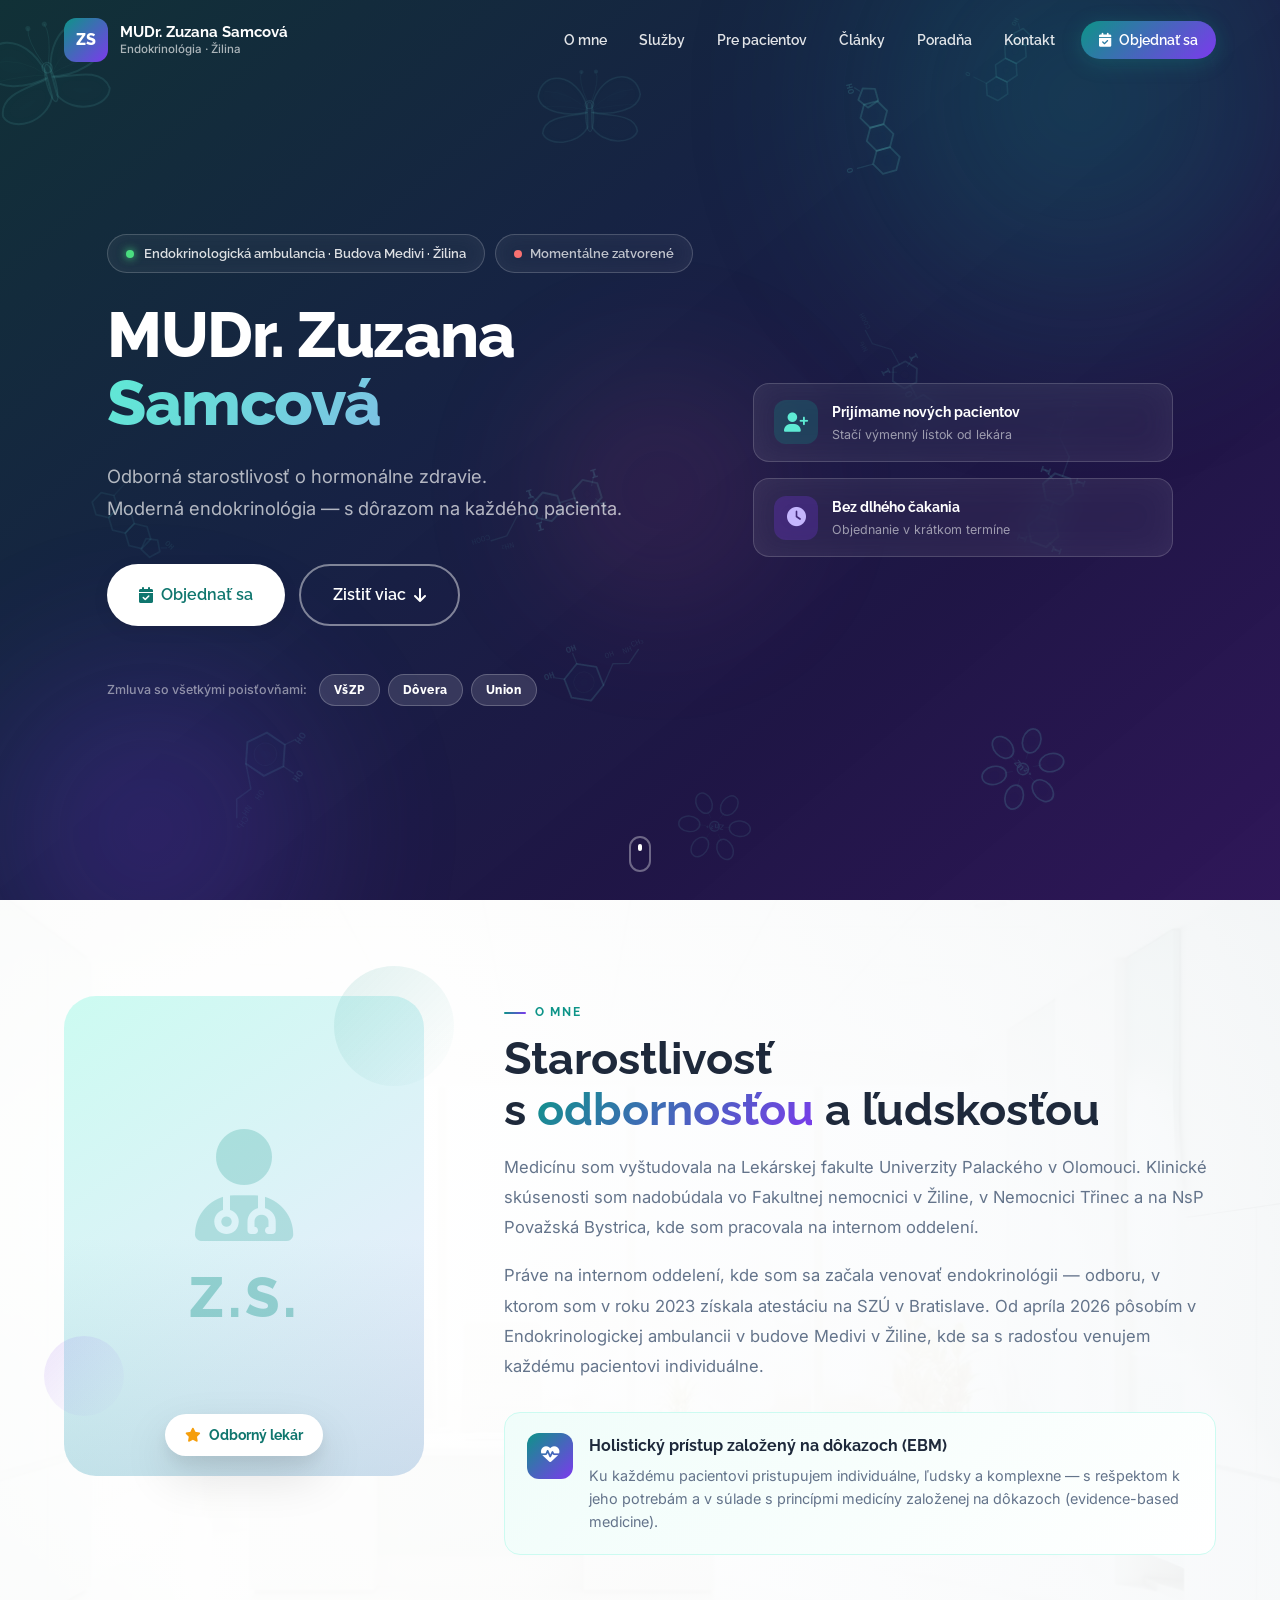
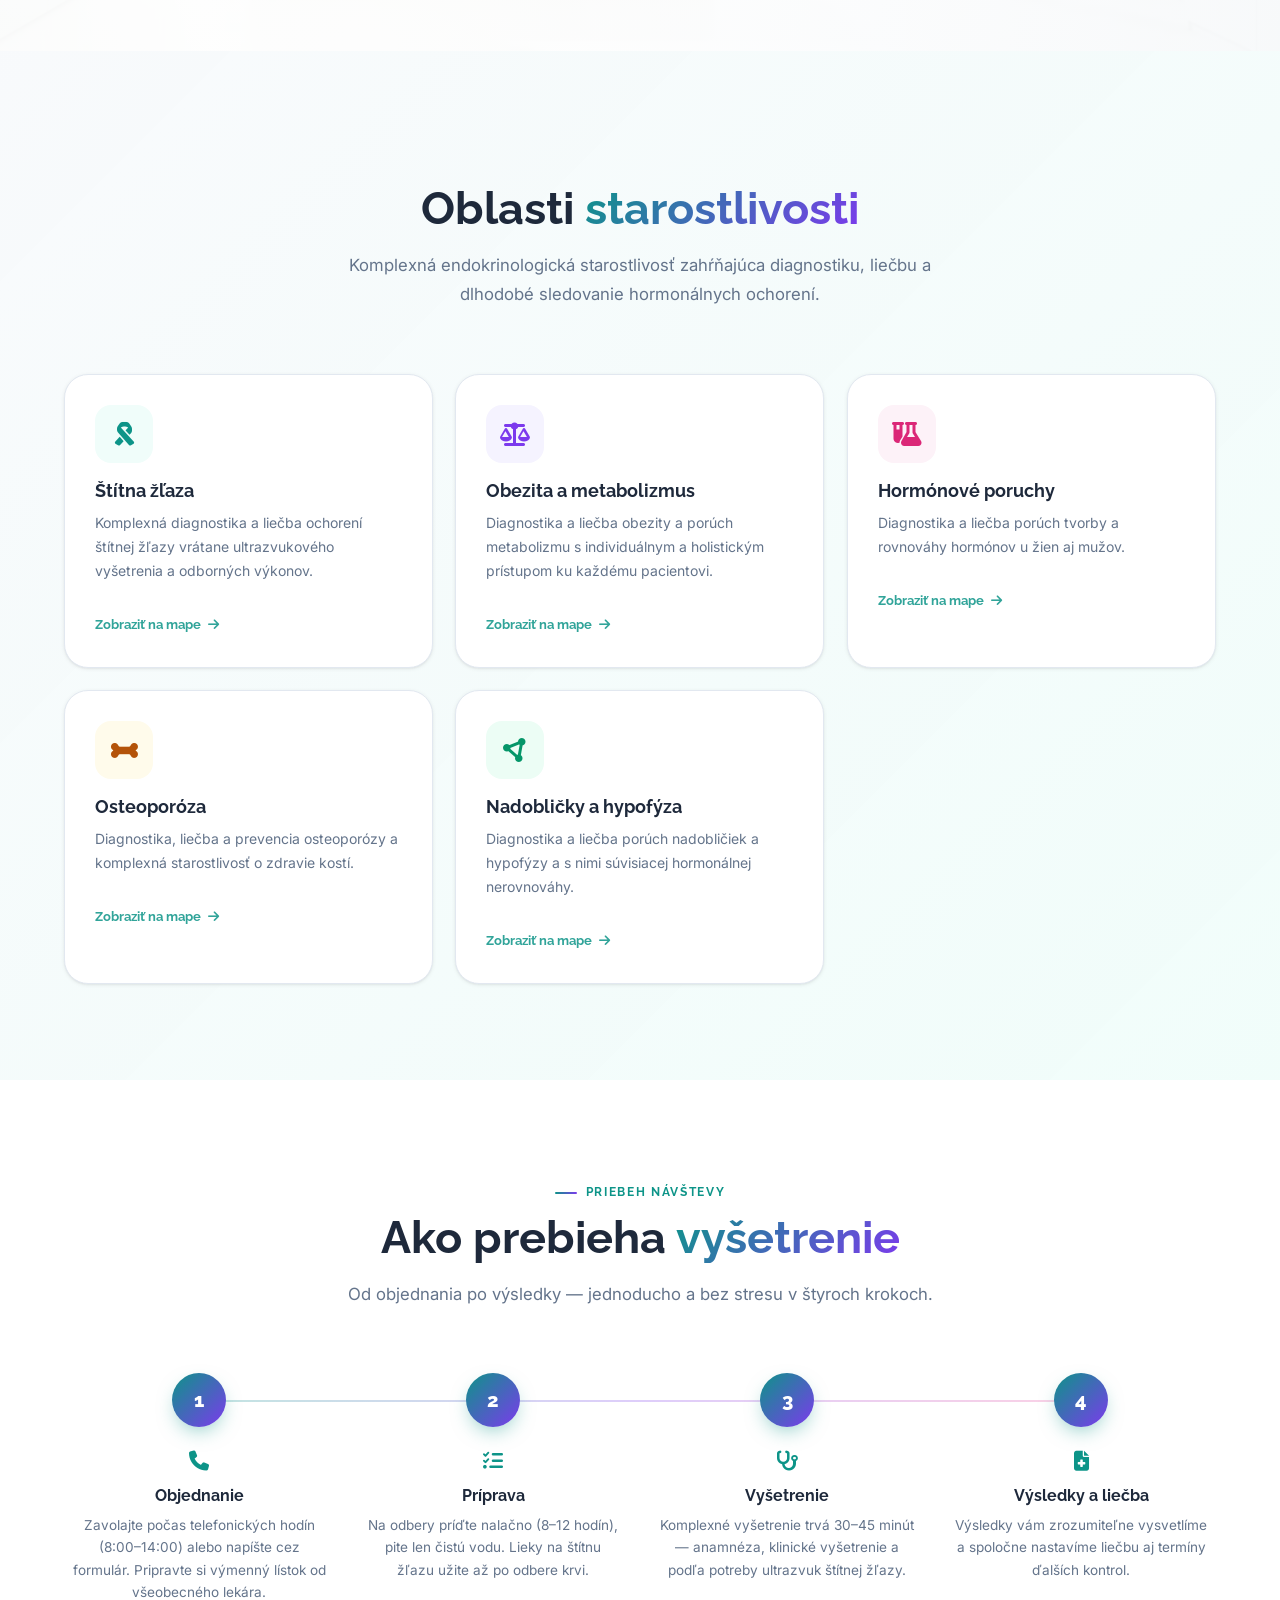
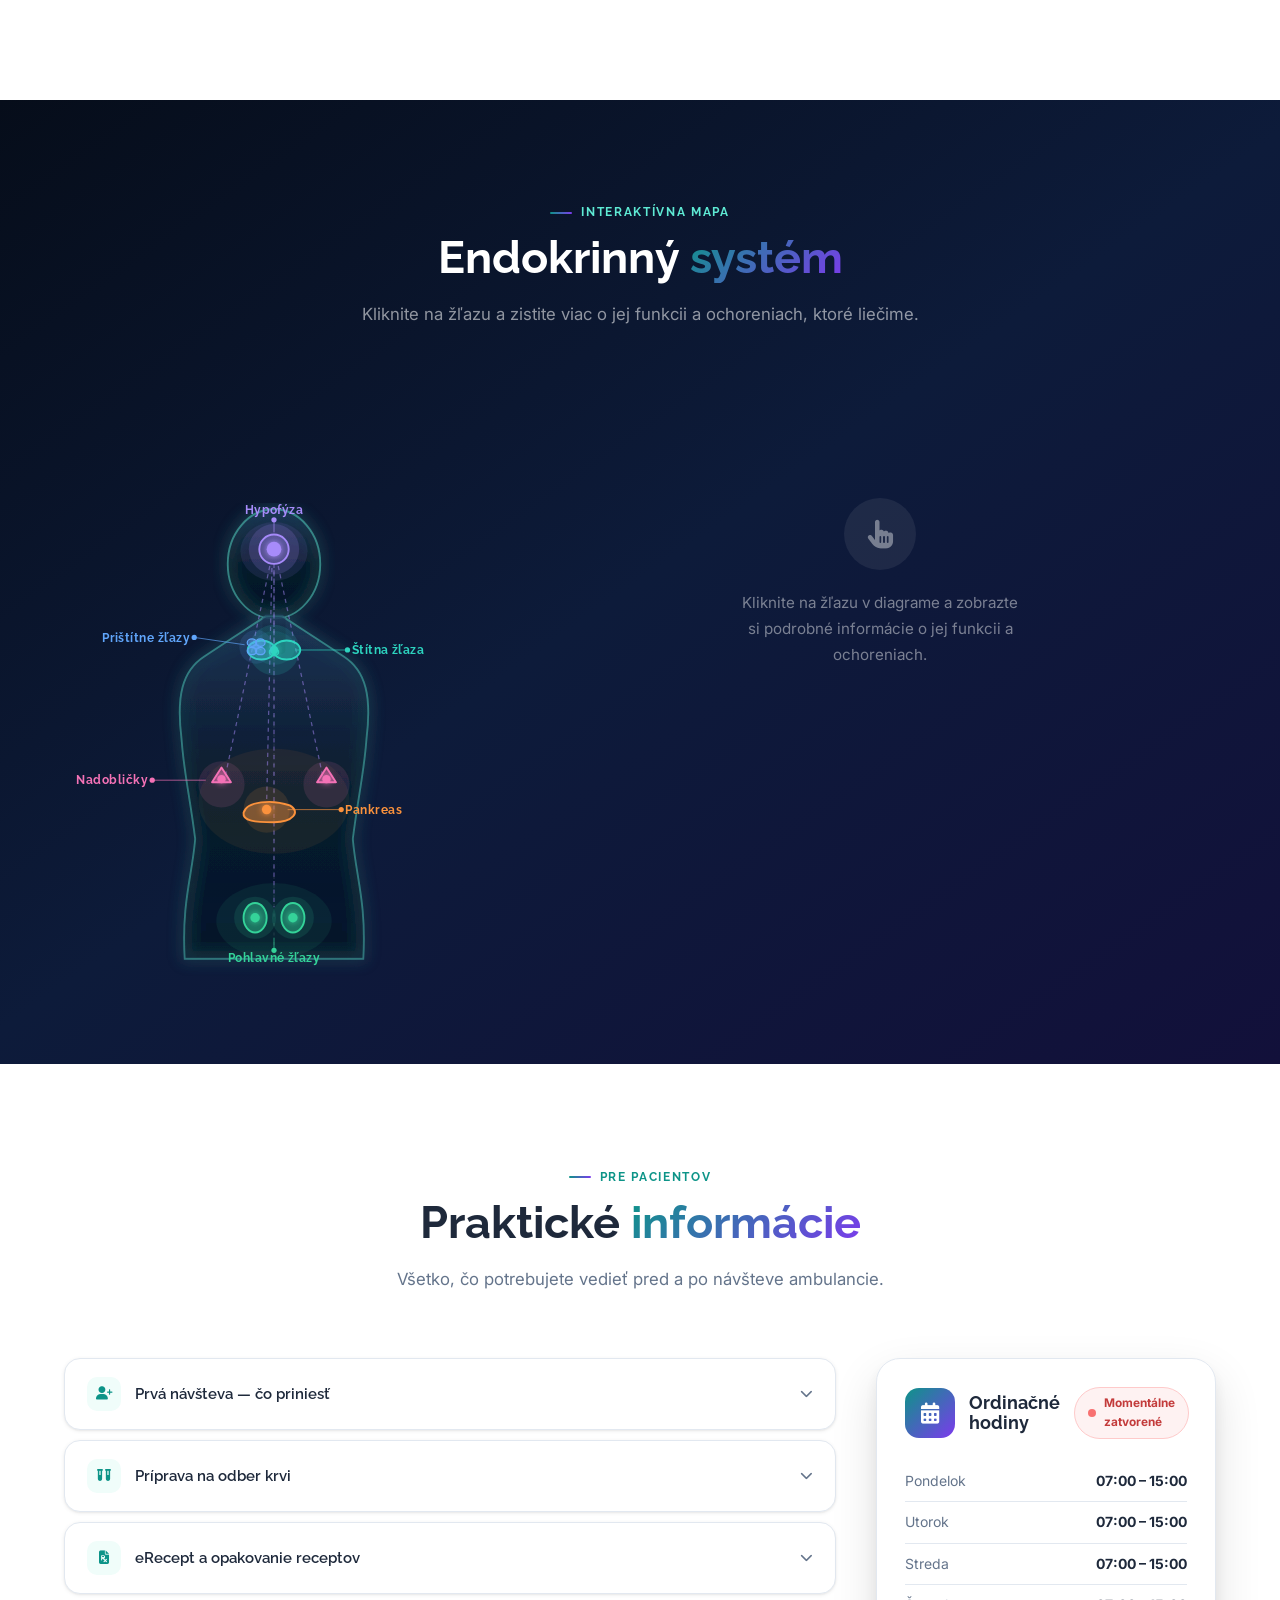
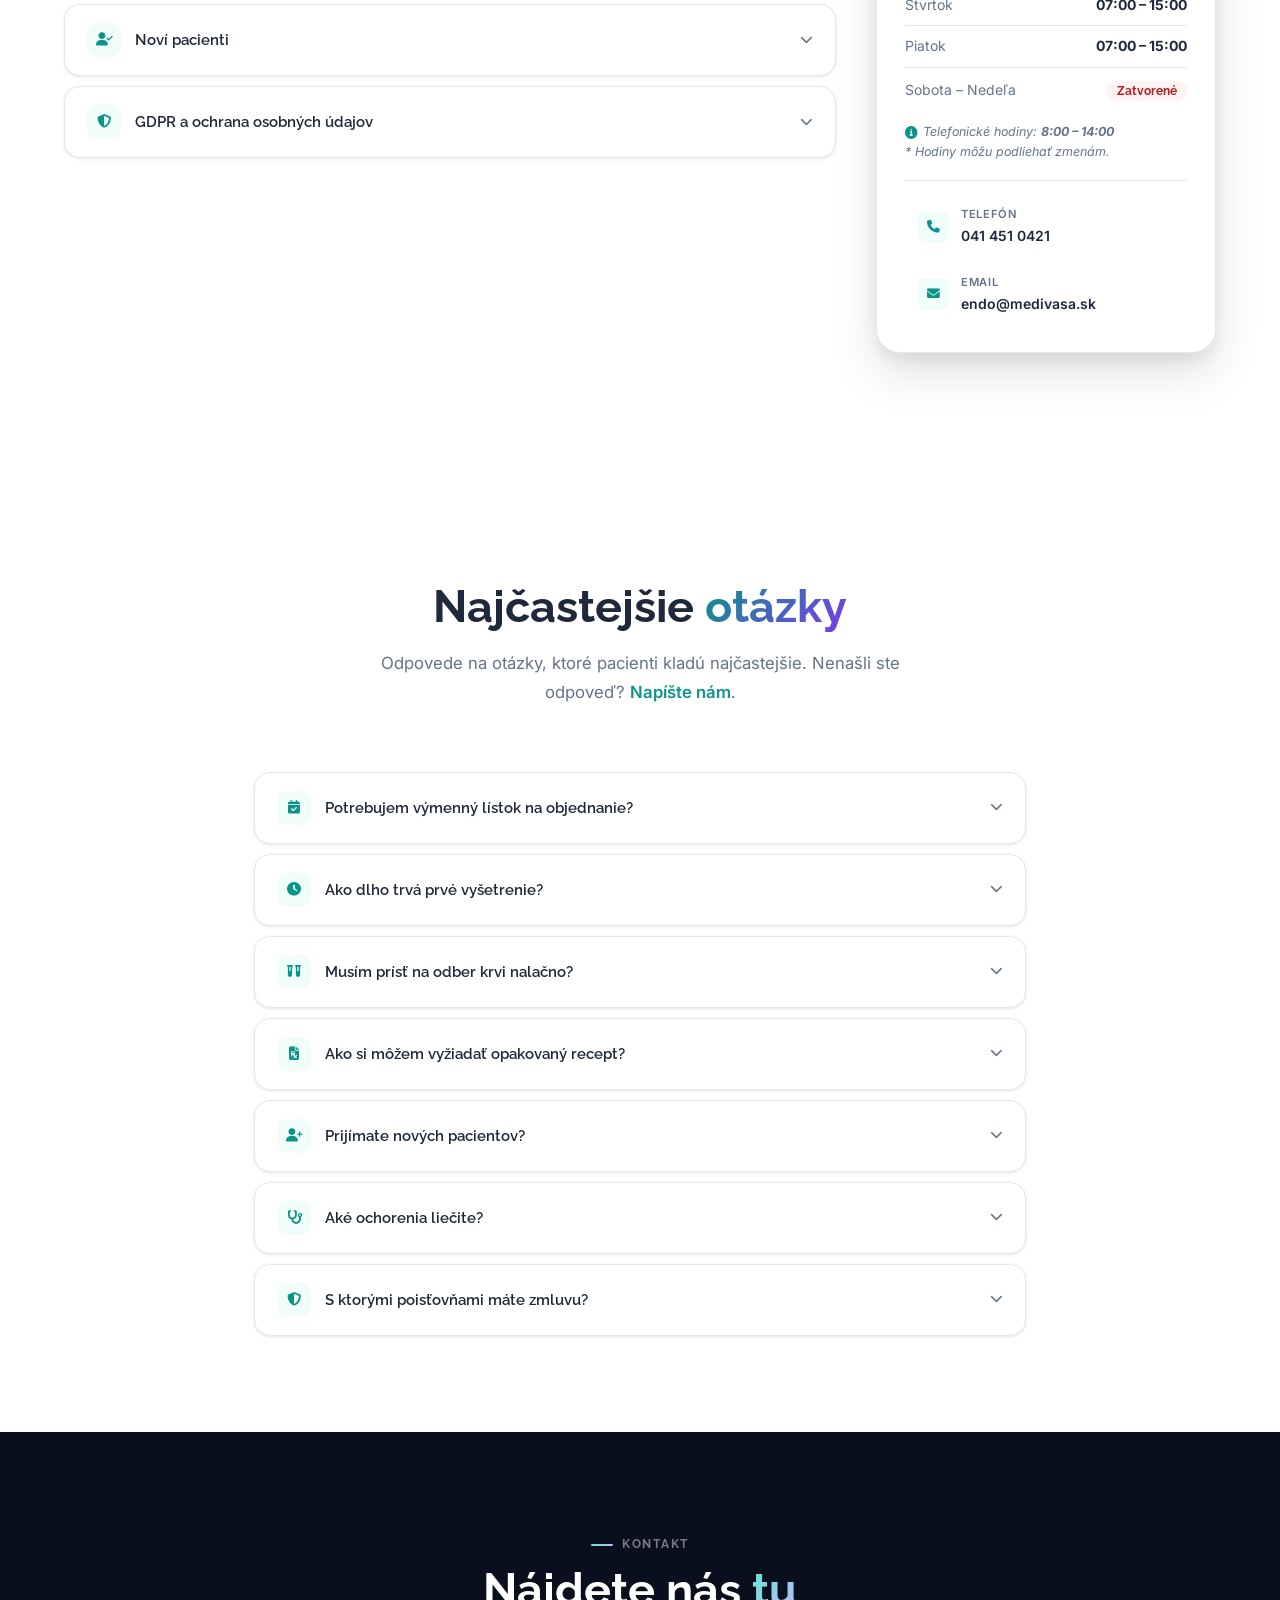
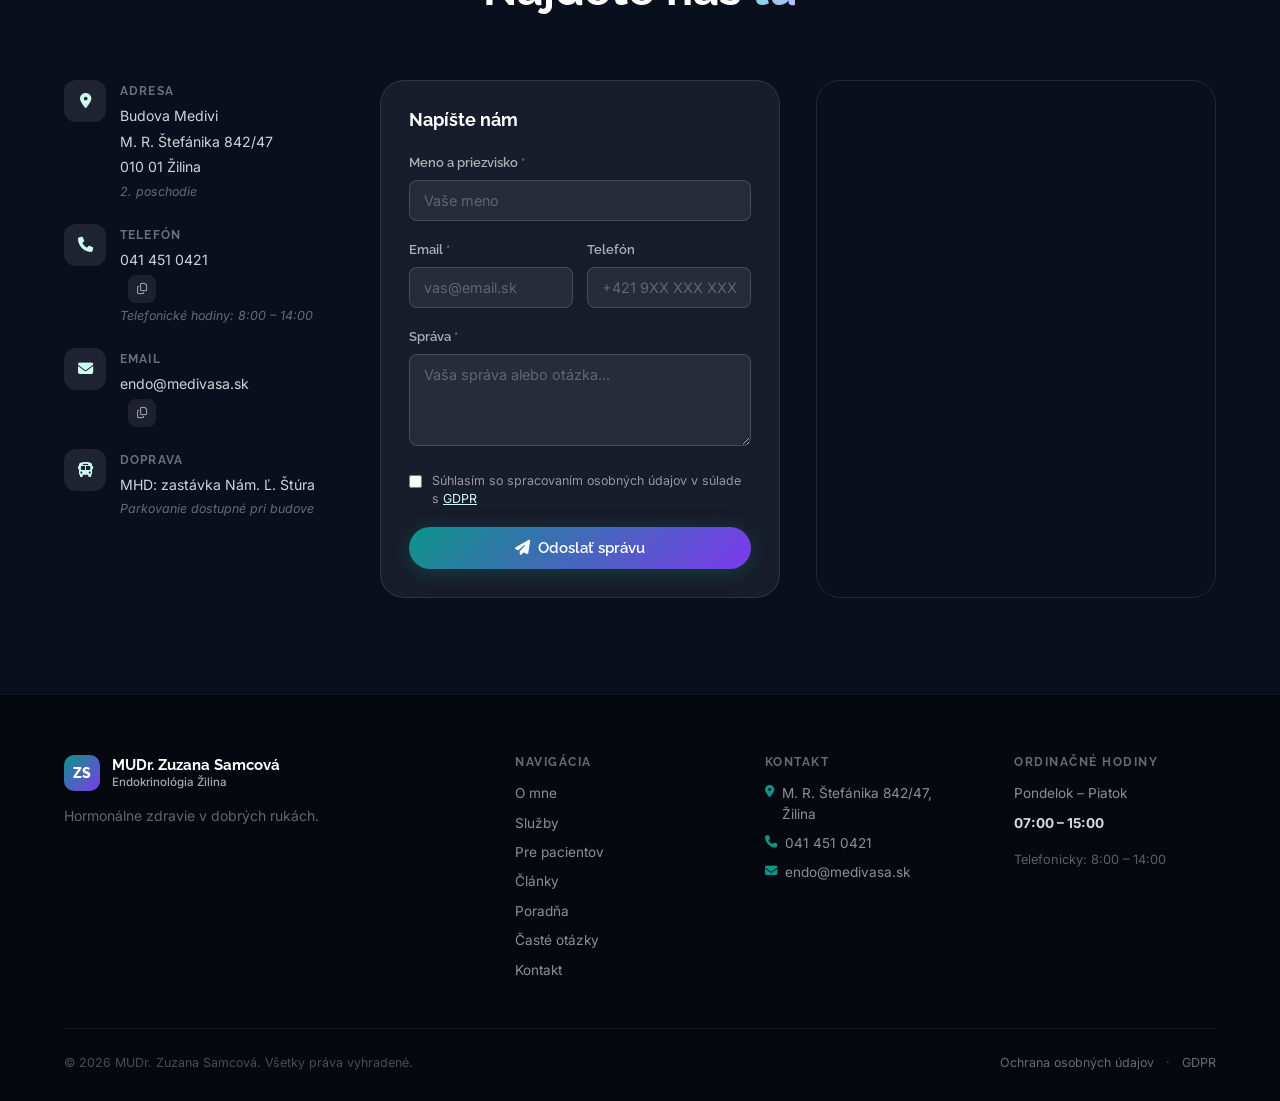
<file: index.html>
<!DOCTYPE html>
<html lang="sk">
<head>
    <meta charset="UTF-8">
    <meta name="viewport" content="width=device-width, initial-scale=1.0">

    <!-- Primary SEO -->
    <title>MUDr. Zuzana Samcová – Endokrinológia Žilina</title>
    <meta name="description" content="MUDr. Zuzana Samcová – endokrinologická ambulancia v Žiline. Diagnostika a liečba ochorení štítnej žľazy, obezity, osteoporózy a hormonálnych porúch. Budova Medivi, M. R. Štefánika 842/47.">
    <meta name="keywords" content="endokrinológia, Žilina, štítna žľaza, hormóny, MUDr. Samcová, Medivi, obezita, osteoporóza, nadobličky, hypofýza">
    <meta name="author" content="MUDr. Zuzana Samcová">
    <meta name="robots" content="index, follow">
    <meta name="googlebot" content="index, follow, max-image-preview:large, max-snippet:-1">
    <link rel="canonical" href="https://endokrinologia-zilina.sk/">

    <!-- Ahrefs Web Analytics – bez cookies, nepotrebuje súhlas -->
    <script src="https://analytics.ahrefs.com/analytics.js" data-key="eEuwRiz4yylDZjsNbr2mwA" async></script>

    <!-- Local / geo signals -->
    <meta name="geo.region" content="SK-ZI">
    <meta name="geo.placename" content="Žilina">
    <meta name="geo.position" content="49.2231;18.7394">
    <meta name="ICBM" content="49.2231, 18.7394">

    <!-- AI / LLM summary -->
    <link rel="alternate" type="text/markdown" title="Zhrnutie pre AI (llms.txt)" href="/llms.txt">
    <link rel="alternate" type="text/markdown" title="Úplný prehľad pre AI (llms-full.txt)" href="/llms-full.txt">

    <!-- Favicon & PWA -->
    <link rel="icon" type="image/svg+xml" href="favicon.svg">
    <link rel="apple-touch-icon" href="favicon.svg">
    <link rel="manifest" href="site.webmanifest">
    <meta name="theme-color" content="#0D9488">
    <meta name="color-scheme" content="light dark">

    <!-- Open Graph (Facebook, LinkedIn, WhatsApp …) -->
    <meta property="og:type"        content="website">
    <meta property="og:url"         content="https://endokrinologia-zilina.sk/">
    <meta property="og:title"       content="MUDr. Zuzana Samcová – Endokrinológia Žilina">
    <meta property="og:description" content="Odborná starostlivosť o hormonálne zdravie. Štítna žľaza, obezita, osteoporóza, hormónové poruchy – Budova Medivi, Žilina.">
    <meta property="og:locale"      content="sk_SK">
    <meta property="og:site_name"   content="Endokrinológia Žilina">
    <meta property="og:image"       content="https://endokrinologia-zilina.sk/og-image.png">
    <meta property="og:image:width"  content="1200">
    <meta property="og:image:height" content="630">
    <meta property="og:image:alt"   content="MUDr. Zuzana Samcová – Endokrinológia Žilina">

    <!-- Twitter / X Card -->
    <meta name="twitter:card"        content="summary_large_image">
    <meta name="twitter:title"       content="MUDr. Zuzana Samcová – Endokrinológia Žilina">
    <meta name="twitter:description" content="Odborná starostlivosť o hormonálne zdravie. Štítna žľaza, obezita, osteoporóza – Žilina, Budova Medivi.">
    <meta name="twitter:image"       content="https://endokrinologia-zilina.sk/og-image.png">

    <!-- JSON-LD structured data — Physician + MedicalBusiness -->
    <script type="application/ld+json">
    {
      "@context": "https://schema.org",
      "@graph": [
        {
          "@type": "WebSite",
          "@id": "https://endokrinologia-zilina.sk/#website",
          "url": "https://endokrinologia-zilina.sk/",
          "name": "Endokrinológia Žilina – MUDr. Zuzana Samcová",
          "inLanguage": "sk-SK",
          "publisher": { "@id": "https://endokrinologia-zilina.sk/#clinic" }
        },
        {
          "@type": "Physician",
          "image": "https://endokrinologia-zilina.sk/og-image.png",
          "isAcceptingNewPatients": true,
          "@id": "https://endokrinologia-zilina.sk/#physician",
          "name": "MUDr. Zuzana Samcová",
          "jobTitle": "Endokrinológ",
          "description": "Špecialistka v odbore endokrinológia. Diagnostika a liečba ochorení štítnej žľazy, obezity, hormónových porúch, osteoporózy a ochorení nadobličiek a hypofýzy.",
          "medicalSpecialty": "Endocrinology",
          "url": "https://endokrinologia-zilina.sk/",
          "worksFor": { "@id": "https://endokrinologia-zilina.sk/#clinic" },
          "knowsLanguage": ["sk", "cs"]
        },
        {
          "@type": "MedicalBusiness",
          "@id": "https://endokrinologia-zilina.sk/#clinic",
          "name": "Endokrinologická ambulancia – MUDr. Zuzana Samcová",
          "description": "Endokrinologická ambulancia v Žiline zameraná na liečbu štítnej žľazy, obezity, osteoporózy a hormonálnych porúch.",
          "url": "https://endokrinologia-zilina.sk/",
          "image": "https://endokrinologia-zilina.sk/og-image.png",
          "logo": "https://endokrinologia-zilina.sk/favicon.svg",
          "telephone": "+421414510421",
          "address": {
            "@type": "PostalAddress",
            "streetAddress": "M. R. Štefánika 842/47",
            "addressLocality": "Žilina",
            "postalCode": "010 01",
            "addressCountry": "SK"
          },
          "geo": {
            "@type": "GeoCoordinates",
            "latitude": 49.2231,
            "longitude": 18.7394
          },
          "openingHoursSpecification": [
            { "@type": "OpeningHoursSpecification", "dayOfWeek": ["Monday","Tuesday","Wednesday","Thursday","Friday"], "opens": "07:00", "closes": "15:00" }
          ],
          "medicalSpecialty": "Endocrinology",
          "hasMap": "https://maps.google.com/?q=M.+R.+Štefánika+842/47,+Žilina",
          "priceRange": "€€",
          "currenciesAccepted": "EUR",
          "paymentAccepted": "Zdravotné poistenie (VšZP, Dôvera, Union), hotovosť",
          "areaServed": [
            { "@type": "City", "name": "Žilina" },
            { "@type": "AdministrativeArea", "name": "Žilinský kraj" }
          ],
          "email": "endo@medivasa.sk",
          "availableService": [
            { "@type": "MedicalTherapy", "name": "Diagnostika a liečba ochorení štítnej žľazy" },
            { "@type": "MedicalProcedure", "name": "Ultrazvuk štítnej žľazy" },
            { "@type": "MedicalProcedure", "name": "Tenkoihlová aspiračná biopsia (FNAB) uzlov štítnej žľazy" },
            { "@type": "MedicalProcedure", "name": "Evakuácia cýst štítnej žľazy" },
            { "@type": "MedicalTherapy", "name": "Liečba obezity a porúch metabolizmu" },
            { "@type": "MedicalTherapy", "name": "Diagnostika, liečba a prevencia osteoporózy" },
            { "@type": "MedicalTherapy", "name": "Liečba hormonálnych porúch" },
            { "@type": "MedicalTherapy", "name": "Diagnostika a liečba porúch nadobličiek a hypofýzy" }
          ]
        },
        {
          "@type": "FAQPage",
          "@id": "https://endokrinologia-zilina.sk/#faq",
          "mainEntity": [
            {
              "@type": "Question",
              "name": "Potrebujem výmenný lístok na objednanie?",
              "acceptedAnswer": { "@type": "Answer", "text": "Áno, na vyšetrenie u endokrinológa je potrebný výmenný lístok od všeobecného alebo iného odborného lekára. Bez výmenného lístka je vyšetrenie možné len ako samoplatca." }
            },
            {
              "@type": "Question",
              "name": "Ako dlho trvá prvé vyšetrenie?",
              "acceptedAnswer": { "@type": "Answer", "text": "Prvé komplexné vyšetrenie zvyčajne trvá 30–45 minút a zahŕňa anamnézu, klinické vyšetrenie a podľa potreby ultrazvuk štítnej žľazy či naplánovanie laboratórnych odberov." }
            },
            {
              "@type": "Question",
              "name": "Musím prísť na odber krvi nalačno?",
              "acceptedAnswer": { "@type": "Answer", "text": "Pri väčšine hormonálnych vyšetrení odporúčame prísť nalačno (8–12 hodín bez jedla), piť možno čistú vodu. Lieky na štítnu žľazu užite až po odbere." }
            },
            {
              "@type": "Question",
              "name": "Ako si môžem vyžiadať opakovaný recept?",
              "acceptedAnswer": { "@type": "Answer", "text": "Recepty na chronické lieky si môžete vyžiadať telefonicky alebo emailom počas telefonických hodín (8:00–14:00). Recept vystavíme elektronicky a zašleme do zvolenej lekárne. Podmienkou je platné vyšetrenie nie staršie ako 12 mesiacov." }
            },
            {
              "@type": "Question",
              "name": "Prijímate nových pacientov?",
              "acceptedAnswer": { "@type": "Answer", "text": "Áno, ambulancia prijíma nových pacientov. Na objednanie stačí výmenný lístok od všeobecného alebo iného odborného lekára; objednanie prebieha bez dlhého čakania." }
            },
            {
              "@type": "Question",
              "name": "Aké ochorenia liečite?",
              "acceptedAnswer": { "@type": "Answer", "text": "Venujeme sa ochoreniam štítnej žľazy, obezite a poruchám metabolizmu, osteoporóze, poruchám hypofýzy, nadobličiek a pohlavných hormónov." }
            },
            {
              "@type": "Question",
              "name": "S ktorými poisťovňami máte zmluvu?",
              "acceptedAnswer": { "@type": "Answer", "text": "Máme zmluvu so všetkými tromi zdravotnými poisťovňami na Slovensku – VšZP, Dôvera aj Union. Vyšetrenie je pre poistencov plne hradené." }
            }
          ]
        }
      ]
    }
    </script>

    <!-- Google Fonts -->
    <link rel="preconnect" href="https://fonts.googleapis.com">
    <link rel="preconnect" href="https://fonts.gstatic.com" crossorigin>
    <link href="https://fonts.googleapis.com/css2?family=Raleway:wght@400;500;600;700;800&family=Inter:wght@400;500;600&display=swap" rel="stylesheet">

    <!-- Font Awesome -->
    <link rel="preconnect" href="https://cdnjs.cloudflare.com" crossorigin>
    <!-- Ikony sa načítajú bez blokovania vykreslenia (rýchlejší LCP / Core Web Vitals) -->
    <link rel="stylesheet" href="https://cdnjs.cloudflare.com/ajax/libs/font-awesome/6.5.1/css/all.min.css" media="print" onload="this.media='all'">
    <noscript><link rel="stylesheet" href="https://cdnjs.cloudflare.com/ajax/libs/font-awesome/6.5.1/css/all.min.css"></noscript>

    <!-- Styles -->
    <link rel="stylesheet" href="css/style.css?v=20261118c">
    <link rel="stylesheet" href="css/animations.css?v=20261118c">

</head>
<body>
    <!-- Skip to content (a11y) -->
    <a class="skip-link" href="#main">Preskočiť na obsah</a>


    <!-- Cursor glow -->
    <div class="cursor-glow" id="cursorGlow"></div>

    <!-- Scroll Progress Bar -->
    <div class="progress-bar" id="progressBar"></div>

    <!-- ========================
         NAVBAR
         ======================== -->
    <header class="navbar" id="navbar">
        <div class="container">
            <a href="#hero" class="navbar-brand">
                <div class="brand-initials">ZS</div>
                <div class="brand-text">
                    <span class="brand-name">MUDr. Zuzana Samcová</span>
                    <span class="brand-title">Endokrinológia · Žilina</span>
                </div>
            </a>

            <nav class="navbar-nav" id="navMenu" role="navigation" aria-label="Hlavná navigácia">
                <a href="#o-mne" class="nav-link">O mne</a>
                <a href="#sluzby" class="nav-link">Služby</a>
                <a href="#pacienti" class="nav-link">Pre pacientov</a>
                <a href="/clanky/" class="nav-link">Články</a>
                <a href="/poradna/" class="nav-link">Poradňa</a>
                <a href="#kontakt" class="nav-link">Kontakt</a>
                <a href="#kontakt" class="btn btn-primary btn-sm nav-cta">
                    <i class="fa-solid fa-calendar-check"></i>
                    Objednať sa
                </a>
            </nav>

            <button class="hamburger" id="hamburger" aria-label="Otvoriť menu" aria-expanded="false">
                <span></span>
                <span></span>
                <span></span>
            </button>
        </div>
    </header>

    <main id="main">

        <!-- ========================
             HERO
             ======================== -->
        <section class="hero" id="hero">
            <canvas class="hero-particles" id="heroParticles" aria-hidden="true"></canvas>
            <div class="hero-bg">
                <div class="blob blob-1"></div>
                <div class="blob blob-2"></div>
                <div class="blob blob-3"></div>
                <!-- grid overlay removed -->
            </div>

            <div class="container">
                <div class="hero-content">
                    <div class="hero-badge-row">
                        <div class="hero-badge">
                            <span class="hero-badge-dot"></span>
                            Endokrinologická ambulancia · Budova Medivi · Žilina
                        </div>
                        <div class="hero-badge open-status" id="openStatusHero" hidden>
                            <span class="open-status-dot"></span>
                            <span class="open-status-text"></span>
                        </div>
                    </div>

                    <h1 class="hero-title">
                        <span class="hero-title-line">MUDr. Zuzana</span>
                        <span class="hero-title-name">Samcová</span>
                    </h1>

                    <p class="hero-subtitle">
                        Odborná starostlivosť o hormonálne zdravie.<br>
                        Moderná endokrinológia — s dôrazom na každého pacienta.
                    </p>

                    <div class="hero-actions">
                        <a href="#kontakt" class="btn btn-light btn-lg">
                            <i class="fa-solid fa-calendar-check"></i>
                            Objednať sa
                        </a>
                        <a href="#sluzby" class="btn btn-outline-light btn-lg">
                            Zistiť viac
                            <i class="fa-solid fa-arrow-down"></i>
                        </a>
                    </div>

                    <div class="hero-insurance">
                        <span class="insurance-label">Zmluva so všetkými poisťovňami:</span>
                        <div class="insurance-pills">
                            <span class="insurance-pill">VšZP</span>
                            <span class="insurance-pill">Dôvera</span>
                            <span class="insurance-pill">Union</span>
                        </div>
                    </div>
                </div>

                <div class="hero-visual" aria-hidden="true">
                    <div class="hero-card hero-card--float">
                        <div class="hero-card-icon"><i class="fa-solid fa-user-plus"></i></div>
                        <div class="hero-card-text">
                            <strong>Prijímame nových pacientov</strong>
                            <span>Stačí výmenný lístok od lekára</span>
                        </div>
                    </div>
                    <div class="hero-card hero-card--float hero-card--delay">
                        <div class="hero-card-icon hero-card-icon--violet"><i class="fa-solid fa-clock"></i></div>
                        <div class="hero-card-text">
                            <strong>Bez dlhého čakania</strong>
                            <span>Objednanie v krátkom termíne</span>
                        </div>
                    </div>
                </div>
            </div>

            <a href="#o-mne" class="hero-scroll-indicator" aria-label="Scrollovať nadol">
                <div class="scroll-mouse">
                    <div class="scroll-dot"></div>
                </div>
            </a>
        </section>

        <!-- ========================
             O MNE
             ======================== -->
        <section class="section" id="o-mne" aria-labelledby="about-heading">
            <div class="container">
                <div class="about-grid">

                    <div class="about-photo-col reveal">
                        <div class="photo-frame">
                            <div class="photo-placeholder">
                                <i class="fa-solid fa-user-doctor"></i>
                                <span class="photo-initials">Z.S.</span>
                            </div>
                            <div class="photo-badge">
                                <i class="fa-solid fa-star"></i>
                                Odborný lekár
                            </div>
                            <div class="photo-decor photo-decor--1"></div>
                            <div class="photo-decor photo-decor--2"></div>
                        </div>
                    </div>

                    <div class="about-content">
                        <div class="section-eyebrow reveal">O mne</div>
                        <h2 class="section-title reveal" id="about-heading" style="--reveal-delay: 0.1s">
                            Starostlivosť<br>s <span class="gradient-text">odbornosťou</span> a ľudskosťou
                        </h2>
                        <p class="about-text reveal" style="--reveal-delay: 0.2s">
                            Medicínu som vyštudovala na Lekárskej fakulte Univerzity Palackého v Olomouci.
                            Klinické skúsenosti som nadobúdala vo Fakultnej nemocnici v Žiline, v Nemocnici Třinec
                            a na NsP Považská Bystrica, kde som pracovala na internom oddelení.
                        </p>
                        <p class="about-text reveal" style="--reveal-delay: 0.25s">
                            Práve na internom oddelení, kde som sa začala venovať endokrinológii —
                            odboru, v ktorom som v roku 2023 získala atestáciu na SZÚ v Bratislave.
                            Od apríla 2026 pôsobím v Endokrinologickej ambulancii v budove Medivi v Žiline,
                            kde sa s radosťou venujem každému pacientovi individuálne.
                        </p>

                        <div class="approach-callout reveal" style="--reveal-delay: 0.3s">
                            <div class="approach-icon"><i class="fa-solid fa-heart-pulse" aria-hidden="true"></i></div>
                            <div class="approach-body">
                                <strong>Holistický prístup založený na dôkazoch (EBM)</strong>
                                <p>Ku každému pacientovi pristupujem individuálne, ľudsky a komplexne —
                                s rešpektom k jeho potrebám a v súlade s princípmi medicíny založenej
                                na dôkazoch (evidence-based medicine).</p>
                            </div>
                        </div>
                    </div>

                </div>
            </div>
        </section>

        <!-- ========================
             SLUŽBY
             ======================== -->
        <section class="section section-alt" id="sluzby" aria-labelledby="services-heading">
            <div class="container">
                <div class="section-header">
                    <div class="section-eyebrow reveal">Čo liečim</div>
                    <h2 class="section-title reveal" id="services-heading" style="--reveal-delay: 0.1s">
                        Oblasti <span class="gradient-text">starostlivosti</span>
                    </h2>
                    <p class="section-subtitle reveal" style="--reveal-delay: 0.2s">
                        Komplexná endokrinologická starostlivosť zahŕňajúca diagnostiku,
                        liečbu a dlhodobé sledovanie hormonálnych ochorení.
                    </p>
                </div>

                <div class="services-grid">

                    <article class="service-card reveal" data-gland="thyroid">
                            <div class="card-shine"></div>
                        <div class="service-icon service-icon--teal">
                            <i class="fa-solid fa-ribbon"></i>
                        </div>
                        <h3 class="service-title">Štítna žľaza</h3>
                        <p class="service-text">
                            Komplexná diagnostika a liečba ochorení štítnej žľazy
                            vrátane ultrazvukového vyšetrenia a odborných výkonov.
                        </p>
                    </article>

                    <article class="service-card reveal" style="--reveal-delay: 0.1s" data-gland="pancreas">
                            <div class="card-shine"></div>
                        <div class="service-icon service-icon--violet">
                            <i class="fa-solid fa-scale-balanced"></i>
                        </div>
                        <h3 class="service-title">Obezita a metabolizmus</h3>
                        <p class="service-text">
                            Diagnostika a liečba obezity a porúch metabolizmu
                            s individuálnym a holistickým prístupom ku každému pacientovi.
                        </p>
                    </article>

                    <article class="service-card reveal" style="--reveal-delay: 0.05s" data-gland="pituitary">
                            <div class="card-shine"></div>
                        <div class="service-icon service-icon--pink">
                            <i class="fa-solid fa-flask-vial"></i>
                        </div>
                        <h3 class="service-title">Hormónové poruchy</h3>
                        <p class="service-text">
                            Diagnostika a liečba porúch tvorby a rovnováhy hormónov
                            u žien aj mužov.
                        </p>
                    </article>

                    <article class="service-card reveal" style="--reveal-delay: 0.15s" data-gland="parathyroid">
                            <div class="card-shine"></div>
                        <div class="service-icon service-icon--amber">
                            <i class="fa-solid fa-bone"></i>
                        </div>
                        <h3 class="service-title">Osteoporóza</h3>
                        <p class="service-text">
                            Diagnostika, liečba a prevencia osteoporózy
                            a komplexná starostlivosť o zdravie kostí.
                        </p>
                    </article>

                    <article class="service-card reveal" style="--reveal-delay: 0.25s" data-gland="adrenal">
                            <div class="card-shine"></div>
                        <div class="service-icon service-icon--green">
                            <i class="fa-solid fa-circle-nodes"></i>
                        </div>
                        <h3 class="service-title">Nadobličky a hypofýza</h3>
                        <p class="service-text">
                            Diagnostika a liečba porúch nadobličiek a hypofýzy
                            a s nimi súvisiacej hormonálnej nerovnováhy.
                        </p>
                    </article>

                </div>
            </div>
        </section>

        <!-- ========================
             AKO PREBIEHA VYŠETRENIE
             ======================== -->
        <section class="section" id="priebeh" aria-labelledby="process-heading">
            <div class="container">
                <div class="section-header">
                    <div class="section-eyebrow reveal">Priebeh návštevy</div>
                    <h2 class="section-title reveal" id="process-heading" style="--reveal-delay: 0.1s">
                        Ako prebieha <span class="gradient-text">vyšetrenie</span>
                    </h2>
                    <p class="section-subtitle reveal" style="--reveal-delay: 0.2s">
                        Od objednania po výsledky — jednoducho a bez stresu v štyroch krokoch.
                    </p>
                </div>

                <ol class="process-steps">
                    <li class="process-step reveal">
                        <div class="process-num">1</div>
                        <div class="process-icon"><i class="fa-solid fa-phone" aria-hidden="true"></i></div>
                        <h3 class="process-title">Objednanie</h3>
                        <p class="process-text">
                            Zavolajte počas telefonických hodín (8:00–14:00) alebo napíšte cez formulár.
                            Pripravte si výmenný lístok od všeobecného lekára.
                        </p>
                    </li>
                    <li class="process-step reveal" style="--reveal-delay: 0.1s">
                        <div class="process-num">2</div>
                        <div class="process-icon"><i class="fa-solid fa-list-check" aria-hidden="true"></i></div>
                        <h3 class="process-title">Príprava</h3>
                        <p class="process-text">
                            Na odbery príďte nalačno (8–12 hodín), pite len čistú vodu.
                            Lieky na štítnu žľazu užite až po odbere krvi.
                        </p>
                    </li>
                    <li class="process-step reveal" style="--reveal-delay: 0.2s">
                        <div class="process-num">3</div>
                        <div class="process-icon"><i class="fa-solid fa-stethoscope" aria-hidden="true"></i></div>
                        <h3 class="process-title">Vyšetrenie</h3>
                        <p class="process-text">
                            Komplexné vyšetrenie trvá 30–45 minút — anamnéza, klinické vyšetrenie
                            a podľa potreby ultrazvuk štítnej žľazy.
                        </p>
                    </li>
                    <li class="process-step reveal" style="--reveal-delay: 0.3s">
                        <div class="process-num">4</div>
                        <div class="process-icon"><i class="fa-solid fa-file-medical" aria-hidden="true"></i></div>
                        <h3 class="process-title">Výsledky a liečba</h3>
                        <p class="process-text">
                            Výsledky vám zrozumiteľne vysvetlíme a spoločne nastavíme liečbu
                            aj termíny ďalších kontrol.
                        </p>
                    </li>
                </ol>
            </div>
        </section>

        <!-- ========================
             INTERAKTÍVNA ENDOKRINNÁ MAPA
             ======================== -->
        <section class="section section-endo" id="endo-mapa" aria-labelledby="endo-heading">
            <div class="container">
                <div class="section-header">
                    <div class="section-eyebrow reveal">Interaktívna mapa</div>
                    <h2 class="section-title reveal" id="endo-heading" style="--reveal-delay:0.1s">
                        Endokrinný <span class="gradient-text">systém</span>
                    </h2>
                    <p class="section-subtitle reveal" style="--reveal-delay:0.2s">
                        Kliknite na žľazu a zistite viac o jej funkcii a ochoreniach, ktoré liečime.
                    </p>
                </div>

                <div class="endo-layout">
                    <!-- SVG Diagram -->
                    <div class="endo-diagram-wrap reveal">
                        <svg id="endoSvg" viewBox="0 0 400 548" class="endo-svg" aria-label="Interaktívna mapa endokrinného systému">
                            <defs>
                                <!-- Glow filters -->
                                <filter id="glow" x="-60%" y="-60%" width="220%" height="220%">
                                    <feGaussianBlur stdDeviation="3" result="coloredBlur"/>
                                    <feMerge><feMergeNode in="coloredBlur"/><feMergeNode in="SourceGraphic"/></feMerge>
                                </filter>
                                <filter id="bodyGlowF" x="-15%" y="-5%" width="130%" height="110%">
                                    <feGaussianBlur stdDeviation="7" result="coloredBlur"/>
                                    <feMerge><feMergeNode in="coloredBlur"/><feMergeNode in="SourceGraphic"/></feMerge>
                                </filter>
                                <!-- Body gradient -->
                                <linearGradient id="bodyFill" x1="0%" y1="0%" x2="0%" y2="100%">
                                    <stop offset="0%"   stop-color="#1E3A5F" stop-opacity="0.55"/>
                                    <stop offset="50%"  stop-color="#0D1B2A" stop-opacity="0.45"/>
                                    <stop offset="100%" stop-color="#091220" stop-opacity="0.35"/>
                                </linearGradient>
                                <!-- Clip path = full body shape -->
                                <clipPath id="bodyClip">
                                    <ellipse cx="200" cy="58" rx="46" ry="54"/>
                                    <path d="M 192,108 C 180,116 158,130 134,146 C 112,160 107,185 112,225 C 114,255 120,280 125,320 C 122,356 112,380 115,434 L 285,434 C 288,380 278,356 275,320 C 280,280 286,255 288,225 C 293,185 288,160 266,146 C 242,130 220,116 208,108 Z"/>
                                </clipPath>
                            </defs>

                            <!-- ══ BODY SILHOUETTE ══ -->
                            <!-- Head -->
                            <ellipse cx="200" cy="58" rx="44" ry="52"
                                     fill="url(#bodyFill)"
                                     stroke="rgba(94,234,212,0.45)" stroke-width="1.8"
                                     filter="url(#bodyGlowF)"/>
                            <!-- Torso (includes neck curve to shoulders) -->
                            <path d="M 192,108 C 180,116 158,130 134,146 C 112,160 107,185 112,225 C 114,255 120,280 125,320 C 122,356 112,380 115,434 L 285,434 C 288,380 278,356 275,320 C 280,280 286,255 288,225 C 293,185 288,160 266,146 C 242,130 220,116 208,108 Z"
                                  fill="url(#bodyFill)"
                                  stroke="rgba(94,234,212,0.40)" stroke-width="1.8"
                                  filter="url(#bodyGlowF)"/>
                            <!-- Neck fill (bridge between head and torso) -->
                            <rect x="189" y="106" width="22" height="38" rx="4"
                                  fill="url(#bodyFill)" stroke="none" opacity="0.9"/>

                            <!-- Body region highlights (clipped to body) -->
                            <!-- Brain zone – violet -->
                            <ellipse cx="200" cy="46" rx="32" ry="28" fill="rgba(167,139,250,0.10)" clip-path="url(#bodyClip)"/>
                            <!-- Neck/thyroid zone – teal -->
                            <ellipse cx="200" cy="138" rx="20" ry="16" fill="rgba(45,212,191,0.10)" clip-path="url(#bodyClip)"/>
                            <!-- Abdominal zone – warm amber (adrenal + pancreas) -->
                            <ellipse cx="200" cy="284" rx="72" ry="50" fill="rgba(251,146,60,0.07)" clip-path="url(#bodyClip)"/>
                            <!-- Pelvic zone – green -->
                            <ellipse cx="200" cy="398" rx="55" ry="36" fill="rgba(52,211,153,0.08)" clip-path="url(#bodyClip)"/>

                            <!-- Spine guide line -->
                            <line x1="200" y1="112" x2="200" y2="428"
                                  stroke="rgba(255,255,255,0.07)" stroke-width="1.5" stroke-dasharray="3 6"/>

                            <!-- ══ CONNECTION LINES (animated dashes from pituitary) ══ -->
                            <g class="endo-connections" opacity="0.5">
                                <line x1="200" y1="58"  x2="200" y2="134" class="endo-line" stroke="#A78BFA"/>
                                <line x1="196" y1="60"  x2="153" y2="263" class="endo-line endo-line--long" stroke="#A78BFA"/>
                                <line x1="204" y1="60"  x2="247" y2="263" class="endo-line endo-line--long" stroke="#A78BFA"/>
                                <line x1="198" y1="62"  x2="193" y2="285" class="endo-line endo-line--long" stroke="#A78BFA"/>
                                <line x1="200" y1="64"  x2="200" y2="385" class="endo-line endo-line--long" stroke="#A78BFA"/>
                                <line x1="188" y1="140" x2="183" y2="137" class="endo-line endo-line--short" stroke="#60A5FA"/>
                            </g>

                            <!-- ══ GLAND NODES ══ -->

                            <!-- 1. Hypofýza (pituitary) – violet, inside brain -->
                            <g class="endo-node" data-id="pituitary" tabindex="0" role="button" aria-label="Hypofýza">
                                <circle cx="200" cy="44" r="24" class="node-pulse" fill="rgba(167,139,250,0.18)"/>
                                <circle cx="200" cy="44" r="14" fill="rgba(167,139,250,0.28)" stroke="#A78BFA" stroke-width="1.8" class="node-ring"/>
                                <circle cx="200" cy="44" r="7"  fill="#A78BFA" class="node-core" filter="url(#glow)"/>
                                <!-- Label: above head -->
                                <line  x1="200" y1="28"  x2="200" y2="16"  stroke="#A78BFA" stroke-width="0.9" opacity="0.7"/>
                                <circle cx="200" cy="16" r="2.5" fill="#A78BFA"/>
                                <text x="200" y="10" class="node-label" fill="#A78BFA" text-anchor="middle">Hypofýza</text>
                            </g>

                            <!-- 2. Štítna žľaza (thyroid) – teal butterfly -->
                            <g class="endo-node" data-id="thyroid" tabindex="0" role="button" aria-label="Štítna žľaza">
                                <circle cx="200" cy="140" r="24" class="node-pulse" fill="rgba(45,212,191,0.15)"/>
                                <!-- Left lobe -->
                                <ellipse cx="188" cy="140" rx="13" ry="9" class="node-core thyroid-lobe" fill="rgba(45,212,191,0.38)" stroke="#2DD4BF" stroke-width="1.8"/>
                                <!-- Right lobe -->
                                <ellipse cx="212" cy="140" rx="13" ry="9" class="node-core thyroid-lobe" fill="rgba(45,212,191,0.38)" stroke="#2DD4BF" stroke-width="1.8"/>
                                <!-- Isthmus -->
                                <ellipse cx="200" cy="142" rx="4.5" ry="3.5" fill="rgba(45,212,191,0.55)" stroke="#2DD4BF" stroke-width="1"/>
                                <circle cx="200" cy="140" r="4" fill="#2DD4BF" filter="url(#glow)"/>
                                <!-- Label: right side -->
                                <line  x1="220" y1="140" x2="270" y2="140" stroke="#2DD4BF" stroke-width="0.9" opacity="0.7"/>
                                <circle cx="270" cy="140" r="2.5" fill="#2DD4BF"/>
                                <text x="274" y="144" class="node-label" fill="#2DD4BF" text-anchor="start">Štítna žľaza</text>
                            </g>

                            <!-- 3. Prištítne žľazy (parathyroid) – blue, 4 tiny glands -->
                            <g class="endo-node" data-id="parathyroid" tabindex="0" role="button" aria-label="Prištítne žľazy">
                                <circle cx="183" cy="137" r="16" class="node-pulse" fill="rgba(96,165,250,0.12)"/>
                                <!-- 4 small parathyroid glands as tiny ovals, 2×2 grid -->
                                <ellipse cx="179" cy="133" rx="4.5" ry="3.5" class="node-core" fill="rgba(96,165,250,0.45)" stroke="#60A5FA" stroke-width="1.2"/>
                                <ellipse cx="187" cy="133" rx="4.5" ry="3.5" class="node-core" fill="rgba(96,165,250,0.45)" stroke="#60A5FA" stroke-width="1.2"/>
                                <ellipse cx="179" cy="141" rx="4.5" ry="3.5" class="node-core" fill="rgba(96,165,250,0.45)" stroke="#60A5FA" stroke-width="1.2"/>
                                <ellipse cx="187" cy="141" rx="4.5" ry="3.5" class="node-core" fill="rgba(96,165,250,0.45)" stroke="#60A5FA" stroke-width="1.2"/>
                                <circle cx="183" cy="137" r="3" fill="#60A5FA" filter="url(#glow)" opacity="0.7"/>
                                <!-- Label: left side -->
                                <line  x1="172" y1="135" x2="124" y2="128" stroke="#60A5FA" stroke-width="0.9" opacity="0.7"/>
                                <circle cx="124" cy="128" r="2.5" fill="#60A5FA"/>
                                <text x="120" y="132" class="node-label" fill="#60A5FA" text-anchor="end">Prištítne žľazy</text>
                            </g>

                            <!-- 4. Nadobličky (adrenal) – pink, bilateral pyramids -->
                            <g class="endo-node" data-id="adrenal" tabindex="0" role="button" aria-label="Nadobličky">
                                <circle cx="150" cy="268" r="22" class="node-pulse" fill="rgba(244,114,182,0.12)"/>
                                <circle cx="250" cy="268" r="22" class="node-pulse" fill="rgba(244,114,182,0.12)"/>
                                <!-- Adrenal cap L -->
                                <path d="M 141,266 L 150,252 L 159,266 Z" class="node-core" fill="rgba(244,114,182,0.42)" stroke="#F472B6" stroke-width="1.8" stroke-linejoin="round"/>
                                <circle cx="150" cy="263" r="4" fill="#F472B6" filter="url(#glow)"/>
                                <!-- Adrenal cap R -->
                                <path d="M 241,266 L 250,252 L 259,266 Z" class="node-core" fill="rgba(244,114,182,0.42)" stroke="#F472B6" stroke-width="1.8" stroke-linejoin="round"/>
                                <circle cx="250" cy="263" r="4" fill="#F472B6" filter="url(#glow)"/>
                                <!-- Label: left side -->
                                <line  x1="135" y1="264" x2="84"  y2="264" stroke="#F472B6" stroke-width="0.9" opacity="0.7"/>
                                <circle cx="84"  cy="264" r="2.5" fill="#F472B6"/>
                                <text x="80" y="268" class="node-label" fill="#F472B6" text-anchor="end">Nadobličky</text>
                            </g>

                            <!-- 5. Pankreas – orange, elongated shape (no CSS rotation) -->
                            <g class="endo-node" data-id="pancreas" tabindex="0" role="button" aria-label="Pankreas">
                                <circle cx="193" cy="292" r="22" class="node-pulse" fill="rgba(251,146,60,0.12)"/>
                                <!-- Pancreas body: elongated path, baked rotation to avoid CSS transform issues -->
                                <path d="M 171,295 C 174,284 198,282 215,288 C 226,294 218,304 200,304 C 182,304 170,303 171,295 Z"
                                      class="node-core" fill="rgba(251,146,60,0.38)" stroke="#FB923C" stroke-width="1.8"/>
                                <circle cx="193" cy="292" r="4.5" fill="#FB923C" filter="url(#glow)"/>
                                <!-- Label: right side -->
                                <line  x1="213" y1="292" x2="264" y2="292" stroke="#FB923C" stroke-width="0.9" opacity="0.7"/>
                                <circle cx="264" cy="292" r="2.5" fill="#FB923C"/>
                                <text x="268" y="296" class="node-label" fill="#FB923C" text-anchor="start">Pankreas</text>
                            </g>

                            <!-- 6. Pohlavné žľazy – green, bilateral ovals -->
                            <g class="endo-node" data-id="gonads" tabindex="0" role="button" aria-label="Pohlavné žľazy">
                                <circle cx="182" cy="395" r="20" class="node-pulse" fill="rgba(52,211,153,0.12)"/>
                                <circle cx="218" cy="395" r="20" class="node-pulse" fill="rgba(52,211,153,0.12)"/>
                                <!-- Oval glands L & R -->
                                <ellipse cx="182" cy="395" rx="11" ry="14" class="node-core" fill="rgba(52,211,153,0.38)" stroke="#34D399" stroke-width="1.8"/>
                                <circle  cx="182" cy="395" r="4.5" fill="#34D399" filter="url(#glow)"/>
                                <ellipse cx="218" cy="395" rx="11" ry="14" class="node-core" fill="rgba(52,211,153,0.38)" stroke="#34D399" stroke-width="1.8"/>
                                <circle  cx="218" cy="395" r="4.5" fill="#34D399" filter="url(#glow)"/>
                                <!-- Label: below -->
                                <line  x1="200" y1="414" x2="200" y2="426" stroke="#34D399" stroke-width="0.9" opacity="0.7"/>
                                <circle cx="200" cy="426" r="2.5" fill="#34D399"/>
                                <text x="200" y="437" class="node-label" fill="#34D399" text-anchor="middle">Pohlavné žľazy</text>
                            </g>
                        </svg>
                    </div>

                    <!-- Info panel -->
                    <div class="endo-info" id="endoInfo">
                        <div class="endo-default reveal" style="--reveal-delay:0.25s">
                            <div class="endo-default-icon">
                                <i class="fa-solid fa-hand-pointer"></i>
                            </div>
                            <p>Kliknite na žľazu v diagrame a zobrazte si podrobné informácie o jej funkcii a ochoreniach.</p>
                        </div>
                        <div class="endo-panel" id="endoPanel" hidden>
                            <div class="endo-panel-header">
                                <div class="endo-panel-dot" id="endoDot"></div>
                                <h3 class="endo-panel-title" id="endoTitle"></h3>
                                <button class="endo-close" id="endoClose" aria-label="Zavrieť">
                                    <i class="fa-solid fa-xmark"></i>
                                </button>
                            </div>
                            <div class="endo-panel-body">
                                <div class="endo-hormones" id="endoHormones"></div>
                                <p class="endo-desc" id="endoDesc"></p>
                                <div class="endo-diseases" id="endoDiseases"></div>
                            </div>
                        </div>
                    </div>
                </div>
            </div>
        </section>

        <!-- ========================
             PRE PACIENTOV
             ======================== -->
        <section class="section" id="pacienti" aria-labelledby="patient-heading">
            <div class="container">
                <div class="section-header">
                    <div class="section-eyebrow reveal">Pre pacientov</div>
                    <h2 class="section-title reveal" id="patient-heading" style="--reveal-delay: 0.1s">
                        Praktické <span class="gradient-text">informácie</span>
                    </h2>
                    <p class="section-subtitle reveal" style="--reveal-delay: 0.2s">
                        Všetko, čo potrebujete vedieť pred a po návšteve ambulancie.
                    </p>
                </div>

                <div class="patient-layout">

                    <div class="accordion reveal" role="list">

                        <div class="accordion-item" role="listitem">
                            <button class="accordion-header" aria-expanded="false">
                                <div class="accordion-icon">
                                    <i class="fa-solid fa-user-plus"></i>
                                </div>
                                <span>Prvá návšteva — čo priniesť</span>
                                <i class="fa-solid fa-chevron-down accordion-arrow" aria-hidden="true"></i>
                            </button>
                            <div class="accordion-body" role="region">
                                <div class="accordion-body-inner">
                                    <ul class="info-list">
                                        <li><i class="fa-solid fa-check" aria-hidden="true"></i> Preukaz poistenca (zdravotná kartička)</li>
                                        <li><i class="fa-solid fa-check" aria-hidden="true"></i> Výmenný lístok od obvodného lekára</li>
                                        <li><i class="fa-solid fa-check" aria-hidden="true"></i> Predchádzajúce výsledky vyšetrení (ak máte)</li>
                                        <li><i class="fa-solid fa-check" aria-hidden="true"></i> Zoznam užívaných liekov vrátane doplnkov</li>
                                        <li><i class="fa-solid fa-check" aria-hidden="true"></i> Prepúšťacie správy z nemocnice (ak sú relevantné)</li>
                                    </ul>
                                </div>
                            </div>
                        </div>

                        <div class="accordion-item" role="listitem">
                            <button class="accordion-header" aria-expanded="false">
                                <div class="accordion-icon">
                                    <i class="fa-solid fa-vials"></i>
                                </div>
                                <span>Príprava na odber krvi</span>
                                <i class="fa-solid fa-chevron-down accordion-arrow" aria-hidden="true"></i>
                            </button>
                            <div class="accordion-body" role="region">
                                <div class="accordion-body-inner">
                                    <ul class="info-list">
                                        <li><i class="fa-solid fa-check" aria-hidden="true"></i> Prísť nalačno, keď Vás na to upozorní zdravotná sestra</li>
                                        <li><i class="fa-solid fa-check" aria-hidden="true"></i> Piť iba čistú vodu (nie šťavy ani kávu)</li>
                                        <li><i class="fa-solid fa-check" aria-hidden="true"></i> Lieky na štítnu žľazu nebrať ráno pred odberom</li>
                                        <li><i class="fa-solid fa-check" aria-hidden="true"></i> Vyhnúť sa intenzívnej fyzickej aktivite deň pred odberom</li>
                                        <li><i class="fa-solid fa-check" aria-hidden="true"></i> Alkohol nekonzumovať 48 hodín pred odberom</li>
                                    </ul>
                                </div>
                            </div>
                        </div>

                        <div class="accordion-item" role="listitem">
                            <button class="accordion-header" aria-expanded="false">
                                <div class="accordion-icon">
                                    <i class="fa-solid fa-file-prescription"></i>
                                </div>
                                <span>eRecept a opakovanie receptov</span>
                                <i class="fa-solid fa-chevron-down accordion-arrow" aria-hidden="true"></i>
                            </button>
                            <div class="accordion-body" role="region">
                                <div class="accordion-body-inner">
                                    <p>Recepty na chronické lieky je možné vyžiadať telefonicky alebo emailom počas telefónnych hodín (8:00–14:00). Recept bude vystavený elektronicky a zaslaný do vami zvolenej lekárne.</p>
                                    <p>Pre vystavenie receptu je potrebné, aby ste boli pacientom ambulancie s platným vyšetrením (nie starší ako 12 mesiacov).</p>
                                </div>
                            </div>
                        </div>

                        <div class="accordion-item" role="listitem">
                            <button class="accordion-header" aria-expanded="false">
                                <div class="accordion-icon">
                                    <i class="fa-solid fa-user-check"></i>
                                </div>
                                <span>Noví pacienti</span>
                                <i class="fa-solid fa-chevron-down accordion-arrow" aria-hidden="true"></i>
                            </button>
                            <div class="accordion-body" role="region">
                                <div class="accordion-body-inner">
                                    <div class="status-banner status-open">
                                        <i class="fa-solid fa-circle-check" aria-hidden="true"></i>
                                        Ambulancia prijíma nových pacientov
                                    </div>
                                    <p>Pre objednanie nového pacienta je potrebný výmenný lístok od všeobecného lekára. Kontaktujte nás telefonicky počas telefónnych hodín alebo prostredníctvom kontaktného formulára.</p>
                                </div>
                            </div>
                        </div>

                        <div class="accordion-item" role="listitem">
                            <button class="accordion-header" aria-expanded="false">
                                <div class="accordion-icon">
                                    <i class="fa-solid fa-shield-halved"></i>
                                </div>
                                <span>GDPR a ochrana osobných údajov</span>
                                <i class="fa-solid fa-chevron-down accordion-arrow" aria-hidden="true"></i>
                            </button>
                            <div class="accordion-body" role="region">
                                <div class="accordion-body-inner">
                                    <p>Vaše osobné a zdravotné údaje spracúvame v súlade so zákonom č. 18/2018 Z.z. o ochrane osobných údajov a nariadením GDPR. Údaje sa používajú výlučne na účely poskytovania zdravotnej starostlivosti a nie sú poskytované tretím stranám bez Vášho súhlasu.</p>
                                </div>
                            </div>
                        </div>

                    </div>

                    <aside class="patient-sidebar reveal" style="--reveal-delay: 0.15s">
                        <div class="hours-card">
                            <div class="hours-card-header">
                                <div class="hours-icon">
                                    <i class="fa-solid fa-calendar-days"></i>
                                </div>
                                <h3>Ordinačné hodiny</h3>
                                <span class="open-status open-status--card" id="openStatusHours" hidden>
                                    <span class="open-status-dot"></span>
                                    <span class="open-status-text"></span>
                                </span>
                            </div>
                            <table class="hours-table" aria-label="Ordinačné hodiny">
                                <tbody>
                                    <tr>
                                        <td>Pondelok</td>
                                        <td><strong>07:00 – 15:00</strong></td>
                                    </tr>
                                    <tr>
                                        <td>Utorok</td>
                                        <td><strong>07:00 – 15:00</strong></td>
                                    </tr>
                                    <tr>
                                        <td>Streda</td>
                                        <td><strong>07:00 – 15:00</strong></td>
                                    </tr>
                                    <tr>
                                        <td>Štvrtok</td>
                                        <td><strong>07:00 – 15:00</strong></td>
                                    </tr>
                                    <tr>
                                        <td>Piatok</td>
                                        <td><strong>07:00 – 15:00</strong></td>
                                    </tr>
                                    <tr class="hours-row-note">
                                        <td>Sobota – Nedeľa</td>
                                        <td><span class="closed-badge">Zatvorené</span></td>
                                    </tr>
                                </tbody>
                            </table>
                            <p class="hours-note">
                                <i class="fa-solid fa-circle-info" aria-hidden="true"></i>
                                Telefonické hodiny: <strong>8:00 – 14:00</strong><br>
                                * Hodiny môžu podliehať zmenám.
                            </p>
                            <div class="hours-contacts">
                                <a href="tel:041451421" class="hours-contact-item">
                                    <div class="hc-icon"><i class="fa-solid fa-phone"></i></div>
                                    <div class="hc-text">
                                        <span class="hc-label">Telefón</span>
                                        <span class="hc-value">041 451 0421</span>
                                    </div>
                                </a>
                                <a href="mailto:endo@medivasa.sk" class="hours-contact-item">
                                    <div class="hc-icon"><i class="fa-solid fa-envelope"></i></div>
                                    <div class="hc-text">
                                        <span class="hc-label">Email</span>
                                        <span class="hc-value">endo@medivasa.sk</span>
                                    </div>
                                </a>
                            </div>
                        </div>
                    </aside>

                </div>
            </div>
        </section>

        <!-- ========================
             ČASTÉ OTÁZKY (FAQ)
             ======================== -->
        <section class="section" id="faq" aria-labelledby="faq-heading">
            <div class="container container--narrow">
                <div class="section-header">
                    <div class="section-eyebrow reveal">Časté otázky</div>
                    <h2 class="section-title reveal" id="faq-heading" style="--reveal-delay: 0.1s">
                        Najčastejšie <span class="gradient-text">otázky</span>
                    </h2>
                    <p class="section-subtitle reveal" style="--reveal-delay: 0.2s">
                        Odpovede na otázky, ktoré pacienti kladú najčastejšie. Nenašli ste odpoveď?
                        <a href="#kontakt" class="faq-inline-link">Napíšte nám</a>.
                    </p>
                </div>

                <div class="accordion accordion--faq reveal" role="list">

                    <div class="accordion-item" role="listitem">
                        <button class="accordion-header" aria-expanded="false">
                            <div class="accordion-icon"><i class="fa-solid fa-calendar-check"></i></div>
                            <span>Potrebujem výmenný lístok na objednanie?</span>
                            <i class="fa-solid fa-chevron-down accordion-arrow" aria-hidden="true"></i>
                        </button>
                        <div class="accordion-body" role="region">
                            <div class="accordion-body-inner">
                                <p>Áno, na vyšetrenie u endokrinológa je potrebný výmenný lístok od vášho
                                všeobecného lekára (alebo iného odborného lekára). Bez výmenného lístka
                                je vyšetrenie možné len ako samoplatca.</p>
                            </div>
                        </div>
                    </div>

                    <div class="accordion-item" role="listitem">
                        <button class="accordion-header" aria-expanded="false">
                            <div class="accordion-icon"><i class="fa-solid fa-clock"></i></div>
                            <span>Ako dlho trvá prvé vyšetrenie?</span>
                            <i class="fa-solid fa-chevron-down accordion-arrow" aria-hidden="true"></i>
                        </button>
                        <div class="accordion-body" role="region">
                            <div class="accordion-body-inner">
                                <p>Prvé komplexné vyšetrenie zvyčajne trvá 30–45 minút. Zahŕňa odber
                                anamnézy, klinické vyšetrenie a v prípade potreby ultrazvuk štítnej žľazy
                                či naplánovanie laboratórnych odberov.</p>
                            </div>
                        </div>
                    </div>

                    <div class="accordion-item" role="listitem">
                        <button class="accordion-header" aria-expanded="false">
                            <div class="accordion-icon"><i class="fa-solid fa-vials"></i></div>
                            <span>Musím prísť na odber krvi nalačno?</span>
                            <i class="fa-solid fa-chevron-down accordion-arrow" aria-hidden="true"></i>
                        </button>
                        <div class="accordion-body" role="region">
                            <div class="accordion-body-inner">
                                <p>Pri väčšine hormonálnych vyšetrení odporúčame prísť nalačno (8–12 hodín
                                bez jedla), piť možno čistú vodu. Lieky na štítnu žľazu v deň odberu užite
                                až po odbere. Presné pokyny vždy dostanete pri objednaní.</p>
                            </div>
                        </div>
                    </div>

                    <div class="accordion-item" role="listitem">
                        <button class="accordion-header" aria-expanded="false">
                            <div class="accordion-icon"><i class="fa-solid fa-file-prescription"></i></div>
                            <span>Ako si môžem vyžiadať opakovaný recept?</span>
                            <i class="fa-solid fa-chevron-down accordion-arrow" aria-hidden="true"></i>
                        </button>
                        <div class="accordion-body" role="region">
                            <div class="accordion-body-inner">
                                <p>Recepty na chronické lieky si môžete vyžiadať telefonicky alebo emailom
                                počas telefonických hodín (8:00–14:00). Recept vystavíme elektronicky (eRecept)
                                a zašleme do vami zvolenej lekárne. Podmienkou je platné vyšetrenie nie staršie
                                ako 12 mesiacov.</p>
                            </div>
                        </div>
                    </div>

                    <div class="accordion-item" role="listitem">
                        <button class="accordion-header" aria-expanded="false">
                            <div class="accordion-icon"><i class="fa-solid fa-user-plus"></i></div>
                            <span>Prijímate nových pacientov?</span>
                            <i class="fa-solid fa-chevron-down accordion-arrow" aria-hidden="true"></i>
                        </button>
                        <div class="accordion-body" role="region">
                            <div class="accordion-body-inner">
                                <p>Áno, ambulancia <strong>prijíma nových pacientov</strong> — bez dlhého
                                čakania. Na objednanie stačí výmenný lístok od všeobecného alebo iného
                                odborného lekára.</p>
                            </div>
                        </div>
                    </div>

                    <div class="accordion-item" role="listitem">
                        <button class="accordion-header" aria-expanded="false">
                            <div class="accordion-icon"><i class="fa-solid fa-stethoscope"></i></div>
                            <span>Aké ochorenia liečite?</span>
                            <i class="fa-solid fa-chevron-down accordion-arrow" aria-hidden="true"></i>
                        </button>
                        <div class="accordion-body" role="region">
                            <div class="accordion-body-inner">
                                <p>Venujeme sa ochoreniam štítnej žľazy, obezite a poruchám
                                metabolizmu, osteoporóze, poruchám hypofýzy, nadobličiek
                                a pohlavných hormónov. Podrobnosti nájdete v sekcii
                                <a href="#sluzby" class="faq-inline-link">Služby</a>.</p>
                            </div>
                        </div>
                    </div>

                    <div class="accordion-item" role="listitem">
                        <button class="accordion-header" aria-expanded="false">
                            <div class="accordion-icon"><i class="fa-solid fa-shield-halved"></i></div>
                            <span>S ktorými poisťovňami máte zmluvu?</span>
                            <i class="fa-solid fa-chevron-down accordion-arrow" aria-hidden="true"></i>
                        </button>
                        <div class="accordion-body" role="region">
                            <div class="accordion-body-inner">
                                <p>Máme uzatvorenú zmluvu so <strong>všetkými tromi</strong> zdravotnými
                                poisťovňami na Slovensku. Vyšetrenie je tak pre poistencov plne hradené.</p>
                            </div>
                        </div>
                    </div>

                </div>
            </div>
        </section>

        <!-- ========================
             KONTAKT
             ======================== -->
        <section class="section section-dark" id="kontakt" aria-labelledby="contact-heading">
            <div class="container">
                <div class="section-header">
                    <div class="section-eyebrow section-eyebrow--light reveal">Kontakt</div>
                    <h2 class="section-title section-title--light reveal" id="contact-heading" style="--reveal-delay: 0.1s">
                        Nájdete nás <span class="gradient-text-light">tu</span>
                    </h2>
                </div>

                <div class="contact-grid">

                    <div class="contact-info reveal">
                        <div class="contact-item">
                            <div class="contact-item-icon">
                                <i class="fa-solid fa-location-dot"></i>
                            </div>
                            <div class="contact-item-body">
                                <strong>Adresa</strong>
                                <span>Budova Medivi</span>
                                <span>M. R. Štefánika 842/47</span>
                                <span>010 01 Žilina</span>
                                <span class="contact-note">2. poschodie</span>
                            </div>
                        </div>

                        <div class="contact-item">
                            <div class="contact-item-icon">
                                <i class="fa-solid fa-phone"></i>
                            </div>
                            <div class="contact-item-body">
                                <strong>Telefón</strong>
                                <a href="tel:041451421">041 451 0421</a>
                                <span class="contact-note">Telefonické hodiny: 8:00 – 14:00</span>
                            </div>
                        </div>

                        <div class="contact-item">
                            <div class="contact-item-icon">
                                <i class="fa-solid fa-envelope"></i>
                            </div>
                            <div class="contact-item-body">
                                <strong>Email</strong>
                                <a href="mailto:endo@medivasa.sk">endo@medivasa.sk</a>
                            </div>
                        </div>

                        <div class="contact-item">
                            <div class="contact-item-icon">
                                <i class="fa-solid fa-bus"></i>
                            </div>
                            <div class="contact-item-body">
                                <strong>Doprava</strong>
                                <span>MHD: zastávka Nám. Ľ. Štúra</span>
                                <span class="contact-note">Parkovanie dostupné pri budove</span>
                            </div>
                        </div>
                    </div>

                    <div class="contact-form-wrap reveal" style="--reveal-delay: 0.15s">
                        <form class="contact-form" id="contactForm" action="https://api.web3forms.com/submit" method="POST" novalidate>
                            <h3>Napíšte nám</h3>

                            <!-- Web3Forms: vlož svoj bezplatný access key z https://web3forms.com (stačí zadať email) -->
                            <input type="hidden" name="access_key" value="REPLACE_WITH_WEB3FORMS_ACCESS_KEY">
                            <input type="hidden" name="subject" value="Nová správa z webu – Endokrinológia Žilina">
                            <input type="hidden" name="from_name" value="Web Endokrinológia Žilina">
                            <!-- honeypot proti spamu -->
                            <input type="checkbox" name="botcheck" class="hidden" style="display:none" tabindex="-1" autocomplete="off">

                            <div class="form-group">
                                <label for="name">Meno a priezvisko <span aria-hidden="true">*</span></label>
                                <input type="text" id="name" name="name" placeholder="Vaše meno" autocomplete="name" required>
                            </div>
                            <div class="form-row">
                                <div class="form-group">
                                    <label for="email">Email <span aria-hidden="true">*</span></label>
                                    <input type="email" id="email" name="email" placeholder="vas@email.sk" autocomplete="email" required>
                                </div>
                                <div class="form-group">
                                    <label for="phone">Telefón</label>
                                    <input type="tel" id="phone" name="phone" placeholder="+421 9XX XXX XXX" autocomplete="tel">
                                </div>
                            </div>
                            <div class="form-group">
                                <label for="message">Správa <span aria-hidden="true">*</span></label>
                                <textarea id="message" name="message" rows="4" placeholder="Vaša správa alebo otázka..." required></textarea>
                            </div>
                            <div class="form-checkbox">
                                <input type="checkbox" id="gdpr" name="gdpr" required>
                                <label for="gdpr">Súhlasím so spracovaním osobných údajov v súlade s <a href="#" class="gdpr-link">GDPR</a></label>
                            </div>
                            <button type="submit" class="btn btn-primary btn-block" id="submitBtn">
                                <i class="fa-solid fa-paper-plane"></i>
                                Odoslať správu
                            </button>
                            <div class="form-success" id="formSuccess" role="alert" aria-live="polite">
                                <i class="fa-solid fa-circle-check"></i>
                                Správa bola odoslaná. Ozveme sa vám čoskoro!
                            </div>
                        </form>
                    </div>

                    <div class="contact-map reveal" style="--reveal-delay: 0.25s">
                        <iframe
                            src="https://maps.google.com/maps?q=M.+R.+%C5%A0tef%C3%A1nika+842%2F47%2C+010+01+%C5%BDilina&t=&z=16&ie=UTF8&iwloc=&output=embed"
                            width="100%"
                            height="100%"
                            style="border:0; min-height:320px;"
                            allowfullscreen=""
                            loading="lazy"
                            referrerpolicy="no-referrer-when-downgrade"
                            title="Mapa – Budova Medivi, Žilina">
                        </iframe>
                    </div>

                </div>
            </div>
        </section>

    </main>

    <!-- ========================
         FOOTER
         ======================== -->
    <footer class="footer" role="contentinfo">
        <div class="container">
            <div class="footer-grid">
                <div class="footer-brand">
                    <div class="footer-logo">
                        <div class="brand-initials brand-initials--sm">ZS</div>
                        <div class="brand-text">
                            <span class="brand-name">MUDr. Zuzana Samcová</span>
                            <span class="brand-title">Endokrinológia Žilina</span>
                        </div>
                    </div>
                    <p class="footer-tagline">Hormonálne zdravie v dobrých rukách.</p>
                </div>

                <div class="footer-col">
                    <h4>Navigácia</h4>
                    <ul class="footer-links">
                        <li><a href="#o-mne">O mne</a></li>
                        <li><a href="#sluzby">Služby</a></li>
                        <li><a href="#pacienti">Pre pacientov</a></li>
                        <li><a href="/clanky/">Články</a></li>
                        <li><a href="/poradna/">Poradňa</a></li>
                        <li><a href="#faq">Časté otázky</a></li>
                        <li><a href="#kontakt">Kontakt</a></li>
                    </ul>
                </div>

                <div class="footer-col">
                    <h4>Kontakt</h4>
                    <ul class="footer-links footer-links--contact">
                        <li>
                            <i class="fa-solid fa-location-dot" aria-hidden="true"></i>
                            M. R. Štefánika 842/47, Žilina
                        </li>
                        <li>
                            <i class="fa-solid fa-phone" aria-hidden="true"></i>
                            <a href="tel:041451421">041 451 0421</a>
                        </li>
                        <li>
                            <i class="fa-solid fa-envelope" aria-hidden="true"></i>
                            <a href="mailto:endo@medivasa.sk">endo@medivasa.sk</a>
                        </li>
                    </ul>
                </div>

                <div class="footer-col">
                    <h4>Ordinačné hodiny</h4>
                    <ul class="footer-links">
                        <li>Pondelok – Piatok</li>
                        <li><strong style="color:rgba(255,255,255,0.85)">07:00 – 15:00</strong></li>
                        <li style="margin-top:8px; color: rgba(255,255,255,0.35); font-size:0.8rem">Telefonicky: 8:00 – 14:00</li>
                    </ul>
                </div>
            </div>


            <div class="footer-bottom">
                <p>&copy; 2026 MUDr. Zuzana Samcová. Všetky práva vyhradené.</p>
                <div class="footer-bottom-links">
                    <a href="#">Ochrana osobných údajov</a>
                    <span aria-hidden="true">·</span>
                    <a href="#">GDPR</a>
                </div>
            </div>
        </div>
    </footer>

    <!-- Back to Top -->
    <button class="back-to-top" id="backToTop" aria-label="Späť na začiatok stránky">
        <i class="fa-solid fa-arrow-up" aria-hidden="true"></i>
    </button>

    <!-- Floating mobile booking CTA -->
    <a href="#kontakt" class="mobile-book" id="mobileBook">
        <i class="fa-solid fa-calendar-check" aria-hidden="true"></i>
        Objednať sa
    </a>

    <script src="js/main.js?v=20261118c"></script>
</body>
</html>
</file>
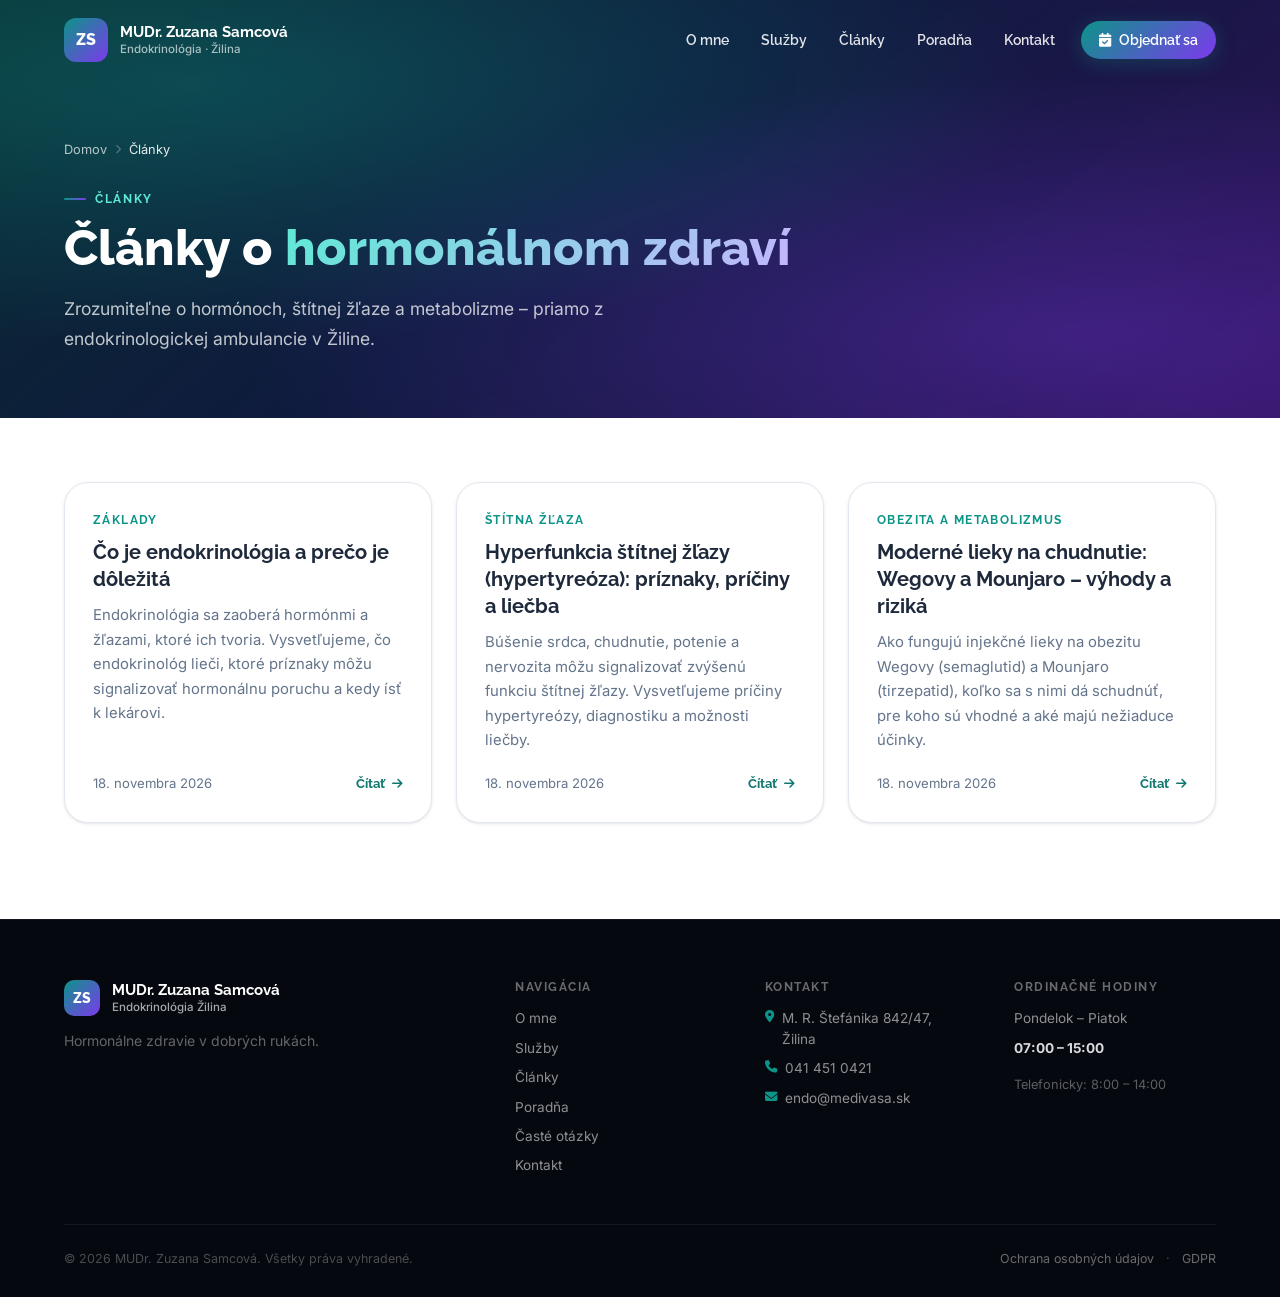
<file: clanky/index.html>
<!DOCTYPE html>
<html lang="sk">
<head>
    <!-- GENEROVANÉ skriptom scripts/build.py z templates/layout.html – neupravuj ručne -->
    <meta charset="UTF-8">
    <meta name="viewport" content="width=device-width, initial-scale=1.0">
    <title>Články o hormónoch, štítnej žľaze a metabolizme | Endokrinológia Žilina</title>
    <meta name="description" content="Zrozumiteľné články endokrinologičky MUDr. Zuzany Samcovej zo Žiliny o hormónoch, štítnej žľaze, obezite, osteoporóze a ďalších endokrinných ochoreniach.">
    <meta name="author" content="MUDr. Zuzana Samcová">
    <meta name="robots" content="index, follow">
    <link rel="canonical" href="https://endokrinologia-zilina.sk/clanky/">

    <!-- Ahrefs Web Analytics – bez cookies, nepotrebuje súhlas -->
    <script src="https://analytics.ahrefs.com/analytics.js" data-key="eEuwRiz4yylDZjsNbr2mwA" async></script>

    <link rel="icon" type="image/svg+xml" href="/favicon.svg">
    <link rel="apple-touch-icon" href="/favicon.svg">
    <link rel="manifest" href="/site.webmanifest">
    <meta name="theme-color" content="#0D9488">

    <meta property="og:type"        content="website">
    <meta property="og:url"         content="https://endokrinologia-zilina.sk/clanky/">
    <meta property="og:title"       content="Články o hormónoch, štítnej žľaze a metabolizme | Endokrinológia Žilina">
    <meta property="og:description" content="Zrozumiteľné články endokrinologičky MUDr. Zuzany Samcovej zo Žiliny o hormónoch, štítnej žľaze, obezite, osteoporóze a ďalších endokrinných ochoreniach.">
    <meta property="og:locale"      content="sk_SK">
    <meta property="og:site_name"   content="Endokrinológia Žilina">
    <meta property="og:image"       content="https://endokrinologia-zilina.sk/og-image.png">
    <meta property="og:image:width"  content="1200">
    <meta property="og:image:height" content="630">
    <meta name="twitter:card"        content="summary_large_image">
    <meta name="twitter:title"       content="Články o hormónoch, štítnej žľaze a metabolizme | Endokrinológia Žilina">
    <meta name="twitter:description" content="Zrozumiteľné články endokrinologičky MUDr. Zuzany Samcovej zo Žiliny o hormónoch, štítnej žľaze, obezite, osteoporóze a ďalších endokrinných ochoreniach.">
    <meta name="twitter:image"       content="https://endokrinologia-zilina.sk/og-image.png">

    <script type="application/ld+json">
{
  "@context": "https://schema.org",
  "@graph": [
    {
      "@type": "CollectionPage",
      "@id": "https://endokrinologia-zilina.sk/clanky/",
      "url": "https://endokrinologia-zilina.sk/clanky/",
      "name": "Články o hormonálnom zdraví",
      "inLanguage": "sk-SK",
      "publisher": {
        "@id": "https://endokrinologia-zilina.sk/#clinic"
      },
      "hasPart": [
        {
          "@type": "Article",
          "headline": "Čo je endokrinológia a prečo je dôležitá",
          "url": "https://endokrinologia-zilina.sk/clanky/co-je-endokrinologia/"
        },
        {
          "@type": "Article",
          "headline": "Hyperfunkcia štítnej žľazy (hypertyreóza): príznaky, príčiny a liečba",
          "url": "https://endokrinologia-zilina.sk/clanky/hyperfunkcia-stitnej-zlazy/"
        },
        {
          "@type": "Article",
          "headline": "Moderné lieky na chudnutie: Wegovy a Mounjaro – výhody a riziká",
          "url": "https://endokrinologia-zilina.sk/clanky/lieky-na-chudnutie-wegovy-mounjaro/"
        }
      ]
    },
    {
      "@type": "BreadcrumbList",
      "itemListElement": [
        {
          "@type": "ListItem",
          "position": 1,
          "name": "Domov",
          "item": "https://endokrinologia-zilina.sk/"
        },
        {
          "@type": "ListItem",
          "position": 2,
          "name": "Články",
          "item": "https://endokrinologia-zilina.sk/clanky/"
        }
      ]
    }
  ]
}
    </script>

    <link rel="preconnect" href="https://fonts.googleapis.com">
    <link rel="preconnect" href="https://fonts.gstatic.com" crossorigin>
    <link href="https://fonts.googleapis.com/css2?family=Raleway:wght@400;500;600;700;800&family=Inter:wght@400;500;600&display=swap" rel="stylesheet">
    <link rel="preconnect" href="https://cdnjs.cloudflare.com" crossorigin>
    <link rel="stylesheet" href="https://cdnjs.cloudflare.com/ajax/libs/font-awesome/6.5.1/css/all.min.css" media="print" onload="this.media='all'">
    <noscript><link rel="stylesheet" href="https://cdnjs.cloudflare.com/ajax/libs/font-awesome/6.5.1/css/all.min.css"></noscript>
    <link rel="stylesheet" href="/css/style.css?v=20261118c">
    <link rel="stylesheet" href="/css/animations.css?v=20261118c">
</head>
<body class="subpage">
    <a class="skip-link" href="#main">Preskočiť na obsah</a>
    <div class="progress-bar" id="progressBar"></div>

    <header class="navbar" id="navbar">
        <div class="container">
            <a href="/" class="navbar-brand">
                <div class="brand-initials">ZS</div>
                <div class="brand-text">
                    <span class="brand-name">MUDr. Zuzana Samcová</span>
                    <span class="brand-title">Endokrinológia · Žilina</span>
                </div>
            </a>

            <nav class="navbar-nav" id="navMenu" role="navigation" aria-label="Hlavná navigácia">
                <a href="/#o-mne" class="nav-link">O mne</a>
                <a href="/#sluzby" class="nav-link">Služby</a>
                <a href="/clanky/" class="nav-link nav-link--active">Články</a>
                <a href="/poradna/" class="nav-link">Poradňa</a>
                <a href="/#kontakt" class="nav-link">Kontakt</a>
                <a href="/#kontakt" class="btn btn-primary btn-sm nav-cta">
                    <i class="fa-solid fa-calendar-check"></i>
                    Objednať sa
                </a>
            </nav>

            <button class="hamburger" id="hamburger" aria-label="Otvoriť menu" aria-expanded="false">
                <span></span>
                <span></span>
                <span></span>
            </button>
        </div>
    </header>

    <main id="main">
        <section class="page-hero">
            <div class="container">
                <nav class="breadcrumbs" aria-label="Omrvinková navigácia">
                    <a href="/">Domov</a> <i class="fa-solid fa-chevron-right" aria-hidden="true"></i> <span aria-current="page">Články</span>
                </nav>
                <div class="section-eyebrow">Články</div>
                <h1 class="page-hero-title">Články o <span class="gradient-text-light">hormonálnom zdraví</span></h1>
                <p class="page-hero-lead">Zrozumiteľne o hormónoch, štítnej žľaze a metabolizme – priamo z endokrinologickej ambulancie v Žiline.</p>

            </div>
        </section>

        <section class="section article-section">
            <div class="container">
                <div class="post-grid">
                    <a class="post-card" href="/clanky/co-je-endokrinologia/">
                        <span class="post-card-eyebrow">Základy</span>
                        <h2 class="post-card-title">Čo je endokrinológia a prečo je dôležitá</h2>
                        <p class="post-card-text">Endokrinológia sa zaoberá hormónmi a žľazami, ktoré ich tvoria. Vysvetľujeme, čo endokrinológ lieči, ktoré príznaky môžu signalizovať hormonálnu poruchu a kedy ísť k lekárovi.</p>
                        <span class="post-card-meta"><time datetime="2026-11-18">18. novembra 2026</time>
                            <span class="post-card-more">Čítať <i class="fa-solid fa-arrow-right"></i></span></span>
                    </a>
                    <a class="post-card" href="/clanky/hyperfunkcia-stitnej-zlazy/">
                        <span class="post-card-eyebrow">Štítna žľaza</span>
                        <h2 class="post-card-title">Hyperfunkcia štítnej žľazy (hypertyreóza): príznaky, príčiny a liečba</h2>
                        <p class="post-card-text">Búšenie srdca, chudnutie, potenie a nervozita môžu signalizovať zvýšenú funkciu štítnej žľazy. Vysvetľujeme príčiny hypertyreózy, diagnostiku a možnosti liečby.</p>
                        <span class="post-card-meta"><time datetime="2026-11-18">18. novembra 2026</time>
                            <span class="post-card-more">Čítať <i class="fa-solid fa-arrow-right"></i></span></span>
                    </a>
                    <a class="post-card" href="/clanky/lieky-na-chudnutie-wegovy-mounjaro/">
                        <span class="post-card-eyebrow">Obezita a metabolizmus</span>
                        <h2 class="post-card-title">Moderné lieky na chudnutie: Wegovy a Mounjaro – výhody a riziká</h2>
                        <p class="post-card-text">Ako fungujú injekčné lieky na obezitu Wegovy (semaglutid) a Mounjaro (tirzepatid), koľko sa s nimi dá schudnúť, pre koho sú vhodné a aké majú nežiaduce účinky.</p>
                        <span class="post-card-meta"><time datetime="2026-11-18">18. novembra 2026</time>
                            <span class="post-card-more">Čítať <i class="fa-solid fa-arrow-right"></i></span></span>
                    </a>
                </div>
            </div>
        </section>
    </main>

    <footer class="footer" role="contentinfo">
        <div class="container">
            <div class="footer-grid">
                <div class="footer-brand">
                    <div class="footer-logo">
                        <div class="brand-initials brand-initials--sm">ZS</div>
                        <div class="brand-text">
                            <span class="brand-name">MUDr. Zuzana Samcová</span>
                            <span class="brand-title">Endokrinológia Žilina</span>
                        </div>
                    </div>
                    <p class="footer-tagline">Hormonálne zdravie v dobrých rukách.</p>
                </div>

                <div class="footer-col">
                    <h4>Navigácia</h4>
                    <ul class="footer-links">
                        <li><a href="/#o-mne">O mne</a></li>
                        <li><a href="/#sluzby">Služby</a></li>
                        <li><a href="/clanky/">Články</a></li>
                        <li><a href="/poradna/">Poradňa</a></li>
                        <li><a href="/#faq">Časté otázky</a></li>
                        <li><a href="/#kontakt">Kontakt</a></li>
                    </ul>
                </div>

                <div class="footer-col">
                    <h4>Kontakt</h4>
                    <ul class="footer-links footer-links--contact">
                        <li>
                            <i class="fa-solid fa-location-dot" aria-hidden="true"></i>
                            M. R. Štefánika 842/47, Žilina
                        </li>
                        <li>
                            <i class="fa-solid fa-phone" aria-hidden="true"></i>
                            <a href="tel:+421414510421">041 451 0421</a>
                        </li>
                        <li>
                            <i class="fa-solid fa-envelope" aria-hidden="true"></i>
                            <a href="mailto:endo@medivasa.sk">endo@medivasa.sk</a>
                        </li>
                    </ul>
                </div>

                <div class="footer-col">
                    <h4>Ordinačné hodiny</h4>
                    <ul class="footer-links">
                        <li>Pondelok – Piatok</li>
                        <li><strong style="color:rgba(255,255,255,0.85)">07:00 – 15:00</strong></li>
                        <li style="margin-top:8px; color: rgba(255,255,255,0.35); font-size:0.8rem">Telefonicky: 8:00 – 14:00</li>
                    </ul>
                </div>
            </div>

            <div class="footer-bottom">
                <p>&copy; 2026 MUDr. Zuzana Samcová. Všetky práva vyhradené.</p>
                <div class="footer-bottom-links">
                    <a href="#">Ochrana osobných údajov</a>
                    <span aria-hidden="true">·</span>
                    <a href="#">GDPR</a>
                </div>
            </div>
        </div>
    </footer>

    <button class="back-to-top" id="backToTop" aria-label="Späť na začiatok stránky">
        <i class="fa-solid fa-arrow-up" aria-hidden="true"></i>
    </button>

    <a href="/#kontakt" class="mobile-book" id="mobileBook">
        <i class="fa-solid fa-calendar-check" aria-hidden="true"></i>
        Objednať sa
    </a>

    <script src="/js/main.js?v=20261118c"></script>
</body>
</html>
</file>
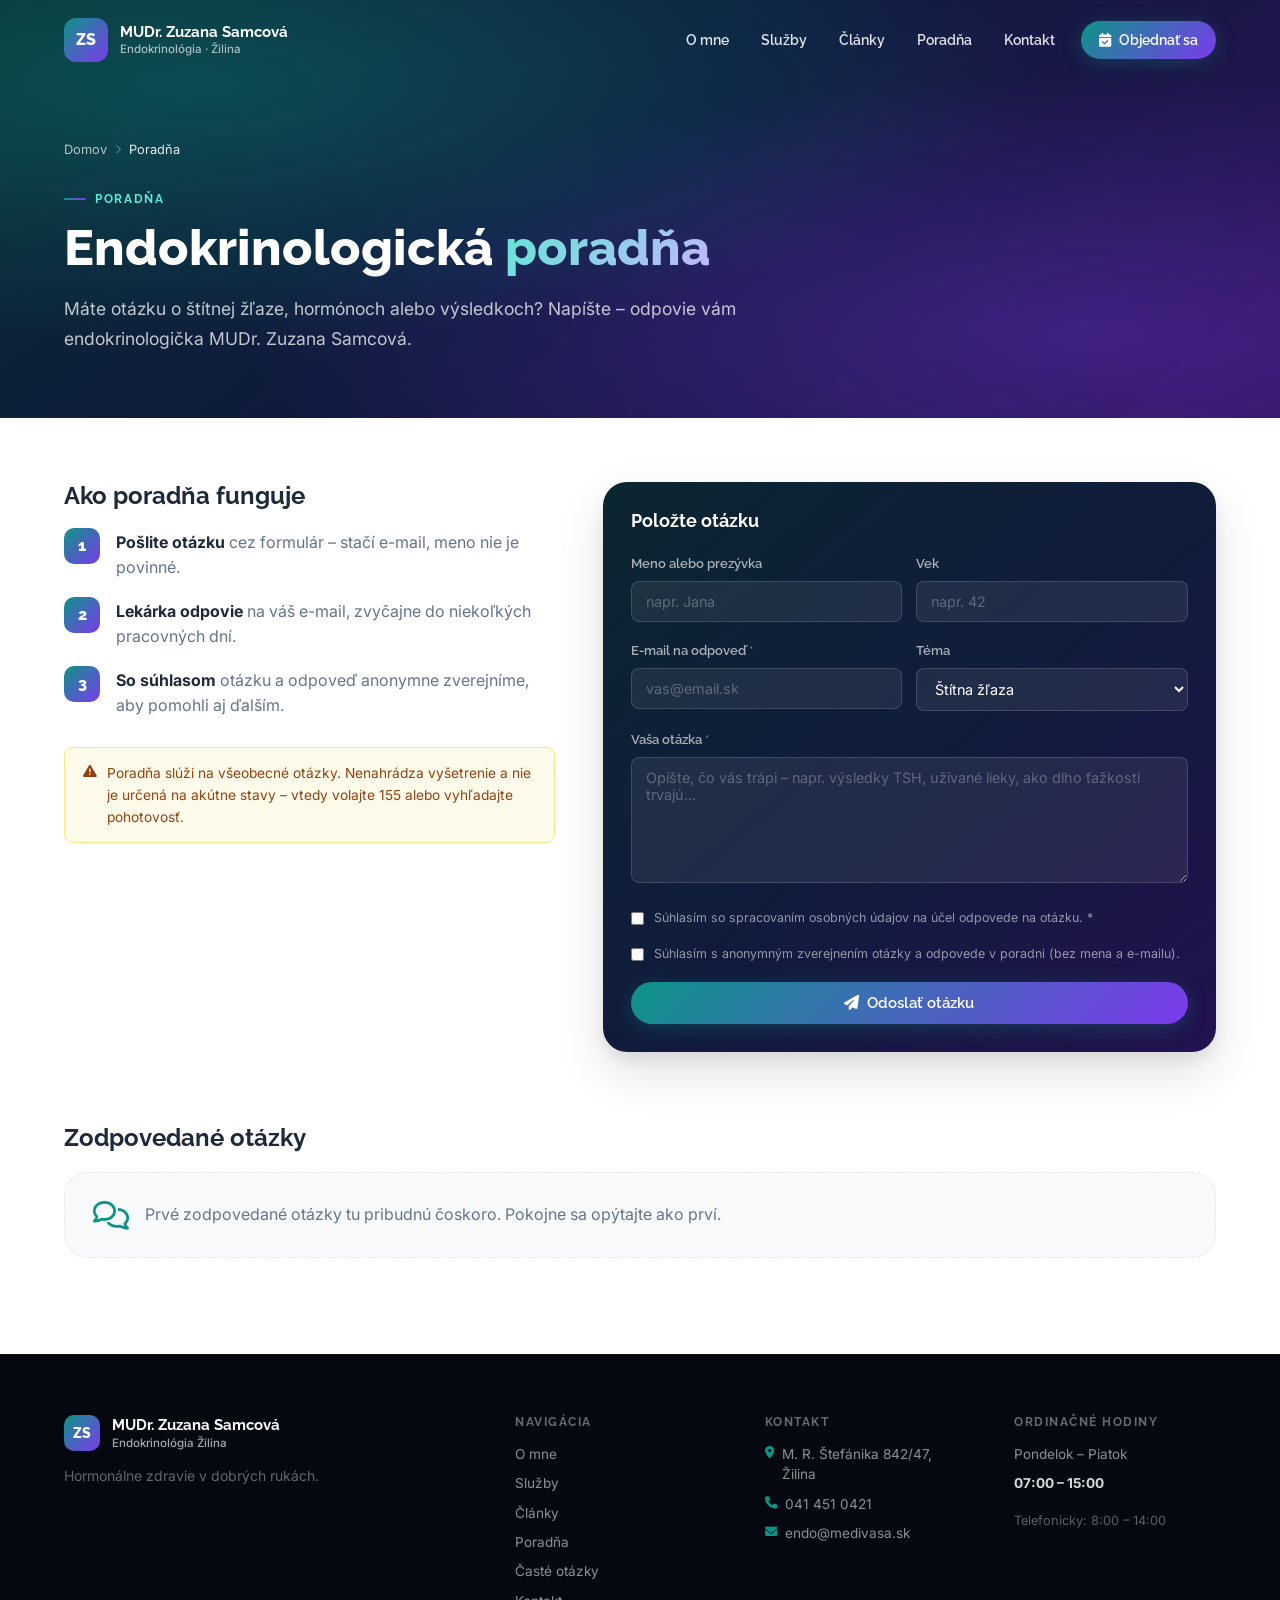
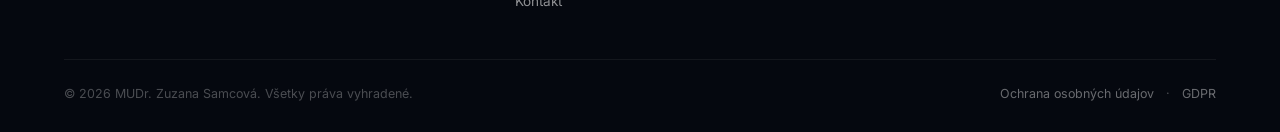
<file: poradna/index.html>
<!DOCTYPE html>
<html lang="sk">
<head>
    <!-- GENEROVANÉ skriptom scripts/build.py z templates/layout.html – neupravuj ručne -->
    <meta charset="UTF-8">
    <meta name="viewport" content="width=device-width, initial-scale=1.0">
    <title>Endokrinologická poradňa online – opýtajte sa lekárky | Endokrinológia Žilina</title>
    <meta name="description" content="Opýtajte sa endokrinologičky MUDr. Zuzany Samcovej na štítnu žľazu, hormóny, obezitu či osteoporózu. Odpoveď dostanete e-mailom, vybrané otázky zverejňujeme anonymne.">
    <meta name="author" content="MUDr. Zuzana Samcová">
    <meta name="robots" content="index, follow">
    <link rel="canonical" href="https://endokrinologia-zilina.sk/poradna/">

    <!-- Ahrefs Web Analytics – bez cookies, nepotrebuje súhlas -->
    <script src="https://analytics.ahrefs.com/analytics.js" data-key="eEuwRiz4yylDZjsNbr2mwA" async></script>

    <link rel="icon" type="image/svg+xml" href="/favicon.svg">
    <link rel="apple-touch-icon" href="/favicon.svg">
    <link rel="manifest" href="/site.webmanifest">
    <meta name="theme-color" content="#0D9488">

    <meta property="og:type"        content="website">
    <meta property="og:url"         content="https://endokrinologia-zilina.sk/poradna/">
    <meta property="og:title"       content="Endokrinologická poradňa online – opýtajte sa lekárky | Endokrinológia Žilina">
    <meta property="og:description" content="Opýtajte sa endokrinologičky MUDr. Zuzany Samcovej na štítnu žľazu, hormóny, obezitu či osteoporózu. Odpoveď dostanete e-mailom, vybrané otázky zverejňujeme anonymne.">
    <meta property="og:locale"      content="sk_SK">
    <meta property="og:site_name"   content="Endokrinológia Žilina">
    <meta property="og:image"       content="https://endokrinologia-zilina.sk/og-image.png">
    <meta property="og:image:width"  content="1200">
    <meta property="og:image:height" content="630">
    <meta name="twitter:card"        content="summary_large_image">
    <meta name="twitter:title"       content="Endokrinologická poradňa online – opýtajte sa lekárky | Endokrinológia Žilina">
    <meta name="twitter:description" content="Opýtajte sa endokrinologičky MUDr. Zuzany Samcovej na štítnu žľazu, hormóny, obezitu či osteoporózu. Odpoveď dostanete e-mailom, vybrané otázky zverejňujeme anonymne.">
    <meta name="twitter:image"       content="https://endokrinologia-zilina.sk/og-image.png">

    <script type="application/ld+json">
{
  "@context": "https://schema.org",
  "@graph": [
    {
      "@type": "CollectionPage",
      "@id": "https://endokrinologia-zilina.sk/poradna/",
      "url": "https://endokrinologia-zilina.sk/poradna/",
      "inLanguage": "sk-SK",
      "name": "Endokrinologická poradňa online",
      "publisher": {
        "@id": "https://endokrinologia-zilina.sk/#clinic"
      }
    },
    {
      "@type": "BreadcrumbList",
      "itemListElement": [
        {
          "@type": "ListItem",
          "position": 1,
          "name": "Domov",
          "item": "https://endokrinologia-zilina.sk/"
        },
        {
          "@type": "ListItem",
          "position": 2,
          "name": "Poradňa",
          "item": "https://endokrinologia-zilina.sk/poradna/"
        }
      ]
    }
  ]
}
    </script>

    <link rel="preconnect" href="https://fonts.googleapis.com">
    <link rel="preconnect" href="https://fonts.gstatic.com" crossorigin>
    <link href="https://fonts.googleapis.com/css2?family=Raleway:wght@400;500;600;700;800&family=Inter:wght@400;500;600&display=swap" rel="stylesheet">
    <link rel="preconnect" href="https://cdnjs.cloudflare.com" crossorigin>
    <link rel="stylesheet" href="https://cdnjs.cloudflare.com/ajax/libs/font-awesome/6.5.1/css/all.min.css" media="print" onload="this.media='all'">
    <noscript><link rel="stylesheet" href="https://cdnjs.cloudflare.com/ajax/libs/font-awesome/6.5.1/css/all.min.css"></noscript>
    <link rel="stylesheet" href="/css/style.css?v=20261118c">
    <link rel="stylesheet" href="/css/animations.css?v=20261118c">
</head>
<body class="subpage">
    <a class="skip-link" href="#main">Preskočiť na obsah</a>
    <div class="progress-bar" id="progressBar"></div>

    <header class="navbar" id="navbar">
        <div class="container">
            <a href="/" class="navbar-brand">
                <div class="brand-initials">ZS</div>
                <div class="brand-text">
                    <span class="brand-name">MUDr. Zuzana Samcová</span>
                    <span class="brand-title">Endokrinológia · Žilina</span>
                </div>
            </a>

            <nav class="navbar-nav" id="navMenu" role="navigation" aria-label="Hlavná navigácia">
                <a href="/#o-mne" class="nav-link">O mne</a>
                <a href="/#sluzby" class="nav-link">Služby</a>
                <a href="/clanky/" class="nav-link">Články</a>
                <a href="/poradna/" class="nav-link nav-link--active">Poradňa</a>
                <a href="/#kontakt" class="nav-link">Kontakt</a>
                <a href="/#kontakt" class="btn btn-primary btn-sm nav-cta">
                    <i class="fa-solid fa-calendar-check"></i>
                    Objednať sa
                </a>
            </nav>

            <button class="hamburger" id="hamburger" aria-label="Otvoriť menu" aria-expanded="false">
                <span></span>
                <span></span>
                <span></span>
            </button>
        </div>
    </header>

    <main id="main">
        <section class="page-hero">
            <div class="container">
                <nav class="breadcrumbs" aria-label="Omrvinková navigácia">
                    <a href="/">Domov</a> <i class="fa-solid fa-chevron-right" aria-hidden="true"></i> <span aria-current="page">Poradňa</span>
                </nav>
                <div class="section-eyebrow">Poradňa</div>
                <h1 class="page-hero-title">Endokrinologická <span class="gradient-text-light">poradňa</span></h1>
                <p class="page-hero-lead">Máte otázku o štítnej žľaze, hormónoch alebo výsledkoch? Napíšte – odpovie vám endokrinologička MUDr. Zuzana Samcová.</p>

            </div>
        </section>

        <section class="section article-section">
            <div class="container">
                <div class="poradna-layout">
                    <div class="poradna-info">
                        <h2 class="poradna-h2">Ako poradňa funguje</h2>
                        <ol class="poradna-steps">
                            <li><strong>Pošlite otázku</strong> cez formulár – stačí e-mail, meno nie je povinné.</li>
                            <li><strong>Lekárka odpovie</strong> na váš e-mail, zvyčajne do niekoľkých pracovných dní.</li>
                            <li><strong>So súhlasom</strong> otázku a odpoveď anonymne zverejníme, aby pomohli aj ďalším.</li>
                        </ol>
                        <p class="poradna-note">
                            <i class="fa-solid fa-triangle-exclamation" aria-hidden="true"></i>
                            Poradňa slúži na všeobecné otázky. Nenahrádza vyšetrenie a nie je určená na akútne
                            stavy – vtedy volajte 155 alebo vyhľadajte pohotovosť.
                        </p>
                    </div>

                <div class="contact-form-wrap poradna-form-wrap" id="opytajte-sa">
                    <form class="contact-form js-web3form" id="poradnaForm" action="https://api.web3forms.com/submit" method="POST" novalidate
                          data-success="Ďakujeme, otázku sme prijali. Odpoveď pošleme na váš e-mail.">
                        <h3>Položte otázku</h3>
                        <input type="hidden" name="access_key" value="REPLACE_WITH_WEB3FORMS_ACCESS_KEY">
                        <input type="hidden" name="subject" value="Poradňa – nová otázka z webu">
                        <input type="hidden" name="from_name" value="Poradňa Endokrinológia Žilina">
                        <input type="checkbox" name="botcheck" style="display:none" tabindex="-1" autocomplete="off">

                        <div class="form-row">
                            <div class="form-group">
                                <label for="p-name">Meno alebo prezývka</label>
                                <input type="text" id="p-name" name="meno" placeholder="napr. Jana" autocomplete="given-name">
                            </div>
                            <div class="form-group">
                                <label for="p-age">Vek</label>
                                <input type="number" id="p-age" name="vek" min="1" max="120" placeholder="napr. 42">
                            </div>
                        </div>
                        <div class="form-row">
                            <div class="form-group">
                                <label for="p-email">E-mail na odpoveď <span aria-hidden="true">*</span></label>
                                <input type="email" id="p-email" name="email" placeholder="vas@email.sk" autocomplete="email" required>
                            </div>
                            <div class="form-group">
                                <label for="p-topic">Téma</label>
                                <select id="p-topic" name="tema">
                                    <option>Štítna žľaza</option>
                                    <option>Obezita a metabolizmus</option>
                                    <option>Osteoporóza</option>
                                    <option>Hormónové poruchy</option>
                                    <option>Nadobličky a hypofýza</option>
                                    <option>Iné</option>
                                </select>
                            </div>
                        </div>
                        <div class="form-group">
                            <label for="p-question">Vaša otázka <span aria-hidden="true">*</span></label>
                            <textarea id="p-question" name="otazka" rows="6" required
                                placeholder="Opíšte, čo vás trápi – napr. výsledky TSH, užívané lieky, ako dlho ťažkosti trvajú…"></textarea>
                        </div>
                        <div class="form-checkbox">
                            <input type="checkbox" id="p-gdpr" name="suhlas_gdpr" value="áno" required>
                            <label for="p-gdpr">Súhlasím so spracovaním osobných údajov na účel odpovede na otázku. <span aria-hidden="true">*</span></label>
                        </div>
                        <div class="form-checkbox">
                            <input type="checkbox" id="p-publish" name="suhlas_zverejnenie" value="áno">
                            <label for="p-publish">Súhlasím s anonymným zverejnením otázky a odpovede v poradni (bez mena a e-mailu).</label>
                        </div>
                        <button type="submit" class="btn btn-primary btn-block">
                            <i class="fa-solid fa-paper-plane"></i>
                            Odoslať otázku
                        </button>
                        <div class="form-success" role="alert" aria-live="polite">
                            <i class="fa-solid fa-circle-check"></i>
                            <span class="form-success-text">Ďakujeme, otázku sme prijali.</span>
                        </div>
                    </form>
                </div>
                </div>

                <h2 class="poradna-h2 poradna-h2--list">Zodpovedané otázky</h2>
                <div class="qa-list">
                    <div class="qa-empty">
                        <i class="fa-regular fa-comments" aria-hidden="true"></i>
                        <p>Prvé zodpovedané otázky tu pribudnú čoskoro. Pokojne sa opýtajte ako prví.</p>
                    </div>
                </div>
            </div>
        </section>
    </main>

    <footer class="footer" role="contentinfo">
        <div class="container">
            <div class="footer-grid">
                <div class="footer-brand">
                    <div class="footer-logo">
                        <div class="brand-initials brand-initials--sm">ZS</div>
                        <div class="brand-text">
                            <span class="brand-name">MUDr. Zuzana Samcová</span>
                            <span class="brand-title">Endokrinológia Žilina</span>
                        </div>
                    </div>
                    <p class="footer-tagline">Hormonálne zdravie v dobrých rukách.</p>
                </div>

                <div class="footer-col">
                    <h4>Navigácia</h4>
                    <ul class="footer-links">
                        <li><a href="/#o-mne">O mne</a></li>
                        <li><a href="/#sluzby">Služby</a></li>
                        <li><a href="/clanky/">Články</a></li>
                        <li><a href="/poradna/">Poradňa</a></li>
                        <li><a href="/#faq">Časté otázky</a></li>
                        <li><a href="/#kontakt">Kontakt</a></li>
                    </ul>
                </div>

                <div class="footer-col">
                    <h4>Kontakt</h4>
                    <ul class="footer-links footer-links--contact">
                        <li>
                            <i class="fa-solid fa-location-dot" aria-hidden="true"></i>
                            M. R. Štefánika 842/47, Žilina
                        </li>
                        <li>
                            <i class="fa-solid fa-phone" aria-hidden="true"></i>
                            <a href="tel:+421414510421">041 451 0421</a>
                        </li>
                        <li>
                            <i class="fa-solid fa-envelope" aria-hidden="true"></i>
                            <a href="mailto:endo@medivasa.sk">endo@medivasa.sk</a>
                        </li>
                    </ul>
                </div>

                <div class="footer-col">
                    <h4>Ordinačné hodiny</h4>
                    <ul class="footer-links">
                        <li>Pondelok – Piatok</li>
                        <li><strong style="color:rgba(255,255,255,0.85)">07:00 – 15:00</strong></li>
                        <li style="margin-top:8px; color: rgba(255,255,255,0.35); font-size:0.8rem">Telefonicky: 8:00 – 14:00</li>
                    </ul>
                </div>
            </div>

            <div class="footer-bottom">
                <p>&copy; 2026 MUDr. Zuzana Samcová. Všetky práva vyhradené.</p>
                <div class="footer-bottom-links">
                    <a href="#">Ochrana osobných údajov</a>
                    <span aria-hidden="true">·</span>
                    <a href="#">GDPR</a>
                </div>
            </div>
        </div>
    </footer>

    <button class="back-to-top" id="backToTop" aria-label="Späť na začiatok stránky">
        <i class="fa-solid fa-arrow-up" aria-hidden="true"></i>
    </button>

    <a href="/#kontakt" class="mobile-book" id="mobileBook">
        <i class="fa-solid fa-calendar-check" aria-hidden="true"></i>
        Objednať sa
    </a>

    <script src="/js/main.js?v=20261118c"></script>
</body>
</html>
</file>
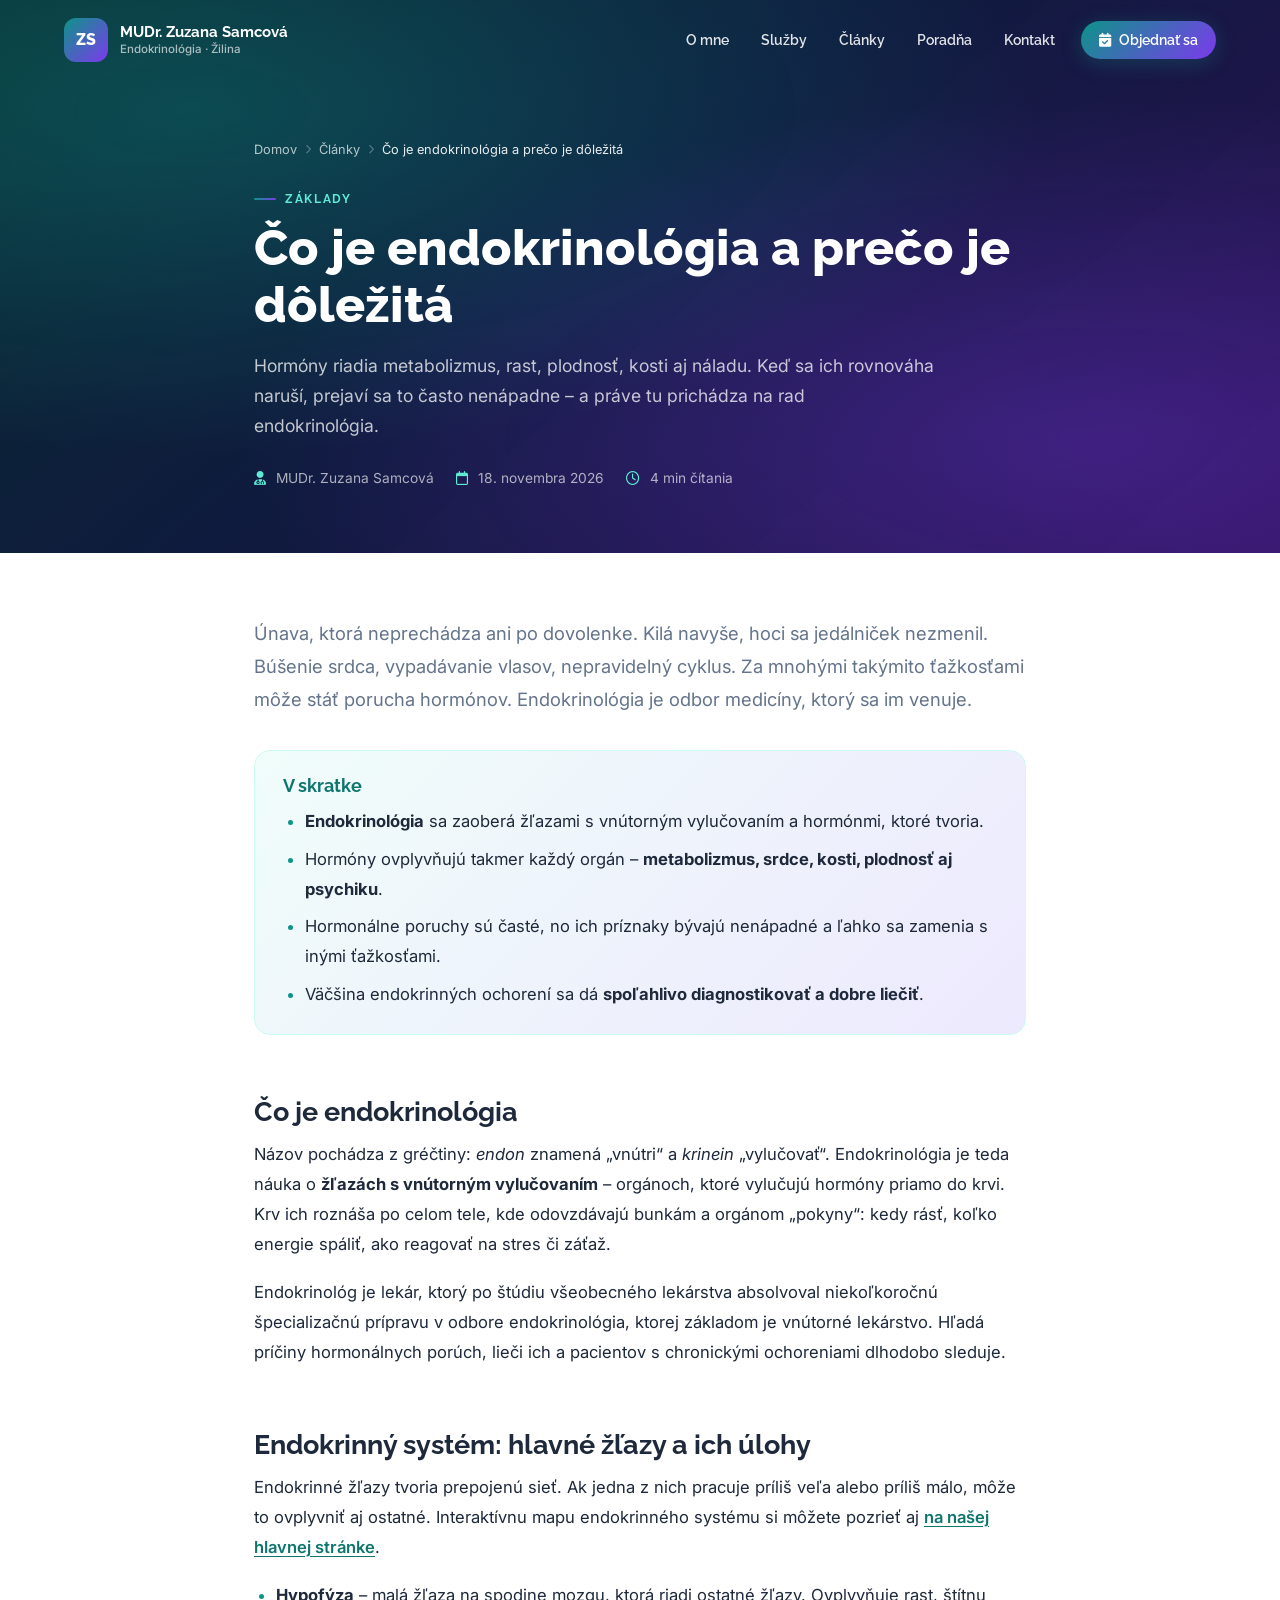
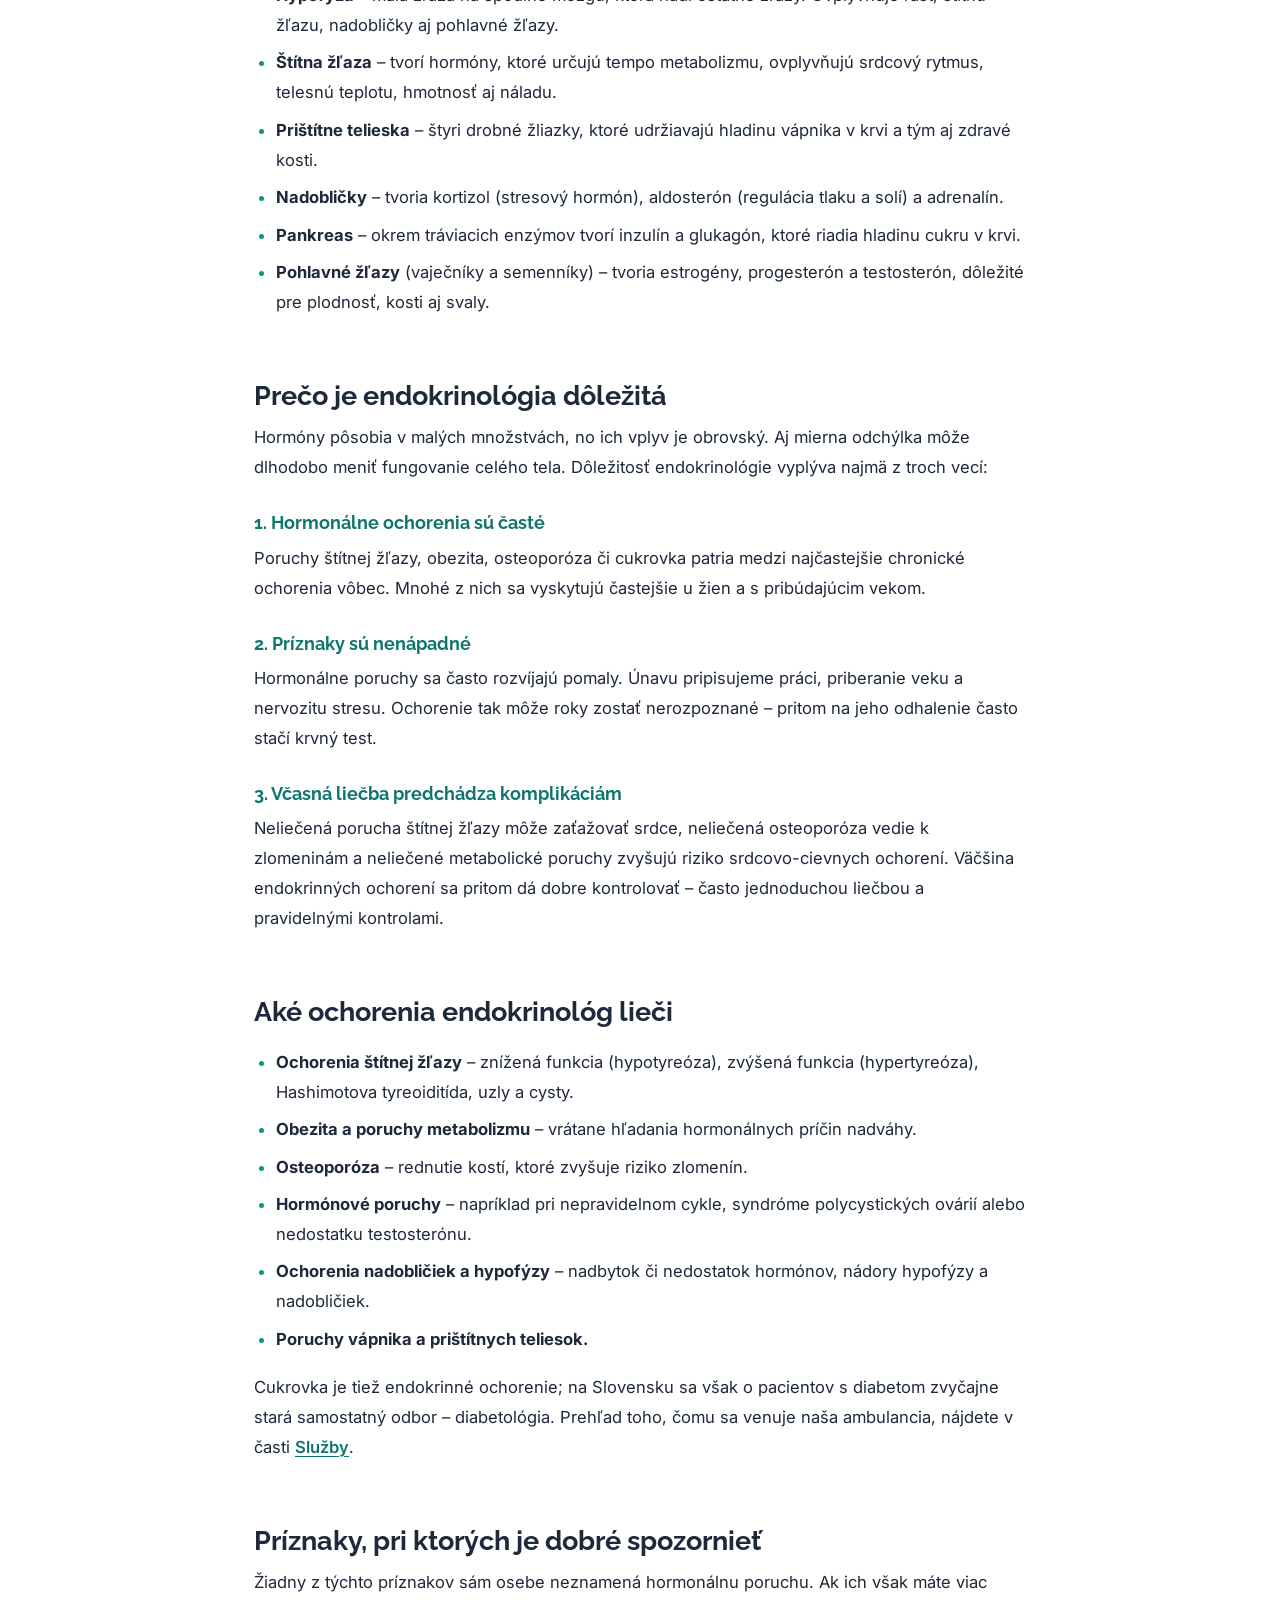
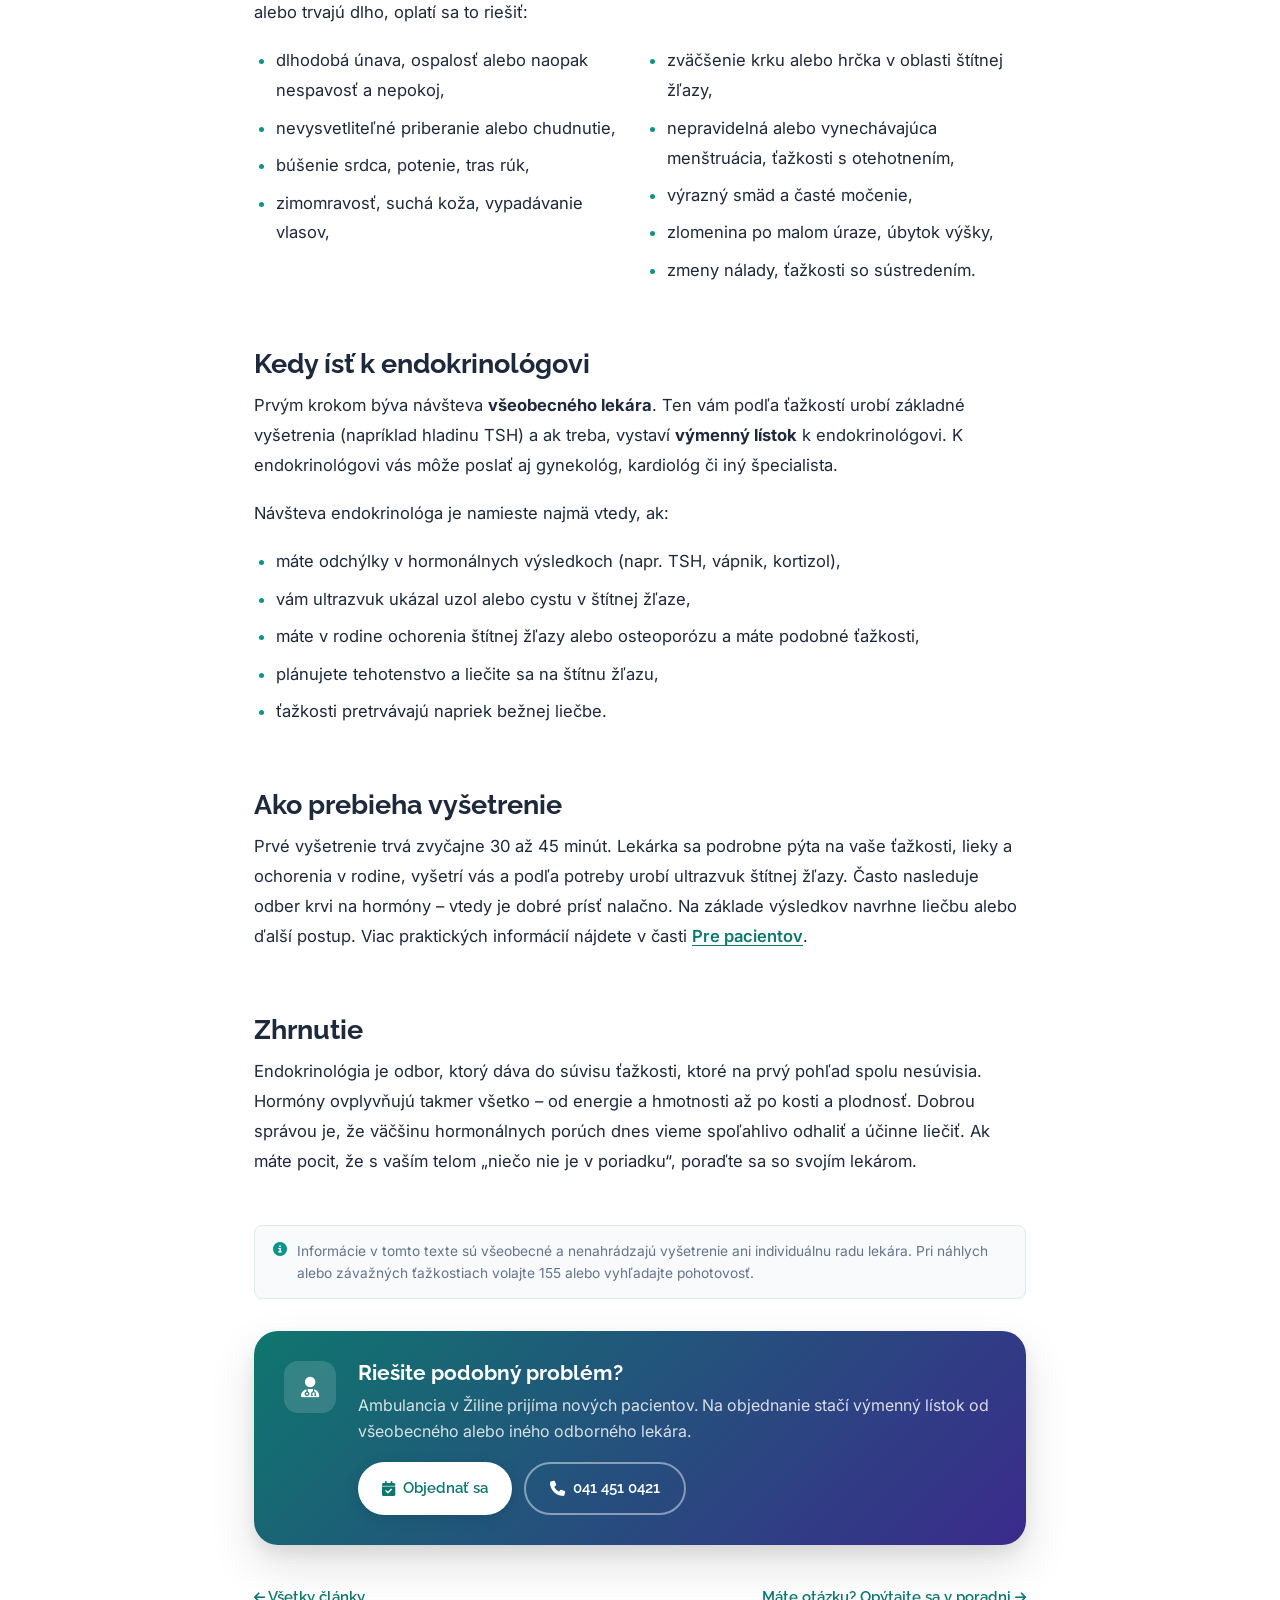
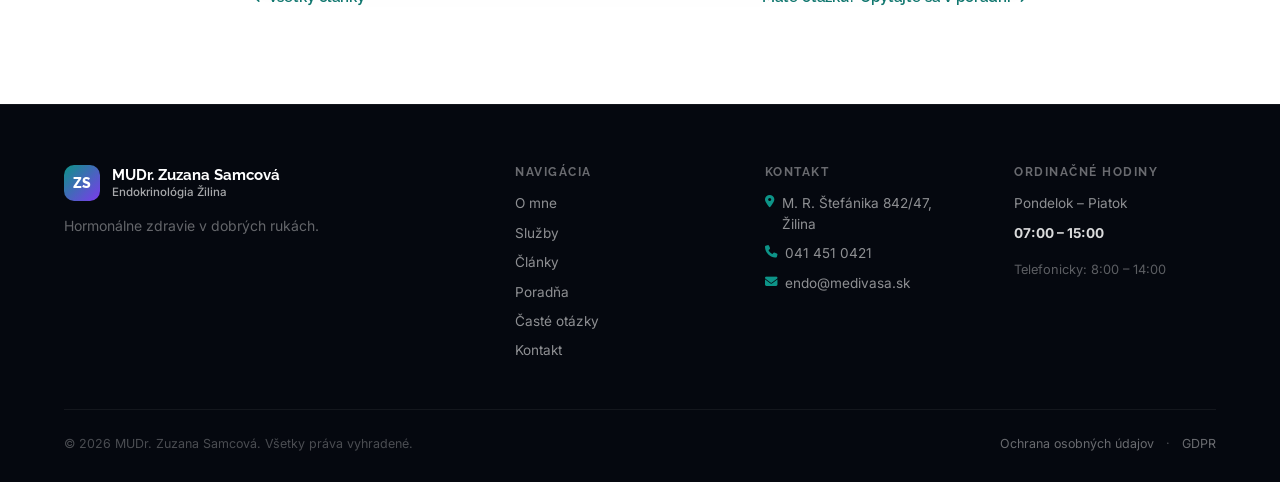
<file: clanky/co-je-endokrinologia/index.html>
<!DOCTYPE html>
<html lang="sk">
<head>
    <!-- GENEROVANÉ skriptom scripts/build.py z templates/layout.html – neupravuj ručne -->
    <meta charset="UTF-8">
    <meta name="viewport" content="width=device-width, initial-scale=1.0">
    <title>Čo je endokrinológia a prečo je dôležitá | Endokrinológia Žilina</title>
    <meta name="description" content="Endokrinológia sa zaoberá hormónmi a žľazami, ktoré ich tvoria. Vysvetľujeme, čo endokrinológ lieči, ktoré príznaky môžu signalizovať hormonálnu poruchu a kedy ísť k lekárovi.">
    <meta name="author" content="MUDr. Zuzana Samcová">
    <meta name="robots" content="index, follow">
    <link rel="canonical" href="https://endokrinologia-zilina.sk/clanky/co-je-endokrinologia/">

    <!-- Ahrefs Web Analytics – bez cookies, nepotrebuje súhlas -->
    <script src="https://analytics.ahrefs.com/analytics.js" data-key="eEuwRiz4yylDZjsNbr2mwA" async></script>

    <link rel="icon" type="image/svg+xml" href="/favicon.svg">
    <link rel="apple-touch-icon" href="/favicon.svg">
    <link rel="manifest" href="/site.webmanifest">
    <meta name="theme-color" content="#0D9488">

    <meta property="og:type"        content="article">
    <meta property="og:url"         content="https://endokrinologia-zilina.sk/clanky/co-je-endokrinologia/">
    <meta property="og:title"       content="Čo je endokrinológia a prečo je dôležitá | Endokrinológia Žilina">
    <meta property="og:description" content="Endokrinológia sa zaoberá hormónmi a žľazami, ktoré ich tvoria. Vysvetľujeme, čo endokrinológ lieči, ktoré príznaky môžu signalizovať hormonálnu poruchu a kedy ísť k lekárovi.">
    <meta property="og:locale"      content="sk_SK">
    <meta property="og:site_name"   content="Endokrinológia Žilina">
    <meta property="og:image"       content="https://endokrinologia-zilina.sk/og-image.png">
    <meta property="og:image:width"  content="1200">
    <meta property="og:image:height" content="630">
    <meta name="twitter:card"        content="summary_large_image">
    <meta name="twitter:title"       content="Čo je endokrinológia a prečo je dôležitá | Endokrinológia Žilina">
    <meta name="twitter:description" content="Endokrinológia sa zaoberá hormónmi a žľazami, ktoré ich tvoria. Vysvetľujeme, čo endokrinológ lieči, ktoré príznaky môžu signalizovať hormonálnu poruchu a kedy ísť k lekárovi.">
    <meta name="twitter:image"       content="https://endokrinologia-zilina.sk/og-image.png">

    <script type="application/ld+json">
{
  "@context": "https://schema.org",
  "@graph": [
    {
      "@type": [
        "Article",
        "MedicalWebPage"
      ],
      "@id": "https://endokrinologia-zilina.sk/clanky/co-je-endokrinologia/#article",
      "headline": "Čo je endokrinológia a prečo je dôležitá",
      "description": "Endokrinológia sa zaoberá hormónmi a žľazami, ktoré ich tvoria. Vysvetľujeme, čo endokrinológ lieči, ktoré príznaky môžu signalizovať hormonálnu poruchu a kedy ísť k lekárovi.",
      "url": "https://endokrinologia-zilina.sk/clanky/co-je-endokrinologia/",
      "inLanguage": "sk-SK",
      "datePublished": "2026-11-18",
      "dateModified": "2026-11-18",
      "author": {
        "@id": "https://endokrinologia-zilina.sk/#physician"
      },
      "reviewedBy": {
        "@id": "https://endokrinologia-zilina.sk/#physician"
      },
      "lastReviewed": "2026-11-18",
      "publisher": {
        "@id": "https://endokrinologia-zilina.sk/#clinic"
      },
      "image": "https://endokrinologia-zilina.sk/og-image.png",
      "mainEntityOfPage": "https://endokrinologia-zilina.sk/clanky/co-je-endokrinologia/",
      "audience": {
        "@type": "PeopleAudience",
        "audienceType": "Pacienti"
      },
      "wordCount": 834,
      "keywords": "endokrinológia, hormóny, štítna žľaza, endokrinológ Žilina"
    },
    {
      "@type": "Physician",
      "@id": "https://endokrinologia-zilina.sk/#physician",
      "name": "MUDr. Zuzana Samcová",
      "medicalSpecialty": "Endocrinology",
      "url": "https://endokrinologia-zilina.sk/"
    },
    {
      "@type": "BreadcrumbList",
      "itemListElement": [
        {
          "@type": "ListItem",
          "position": 1,
          "name": "Domov",
          "item": "https://endokrinologia-zilina.sk/"
        },
        {
          "@type": "ListItem",
          "position": 2,
          "name": "Články",
          "item": "https://endokrinologia-zilina.sk/clanky/"
        },
        {
          "@type": "ListItem",
          "position": 3,
          "name": "Čo je endokrinológia a prečo je dôležitá",
          "item": "https://endokrinologia-zilina.sk/clanky/co-je-endokrinologia/"
        }
      ]
    }
  ]
}
    </script>

    <link rel="preconnect" href="https://fonts.googleapis.com">
    <link rel="preconnect" href="https://fonts.gstatic.com" crossorigin>
    <link href="https://fonts.googleapis.com/css2?family=Raleway:wght@400;500;600;700;800&family=Inter:wght@400;500;600&display=swap" rel="stylesheet">
    <link rel="preconnect" href="https://cdnjs.cloudflare.com" crossorigin>
    <link rel="stylesheet" href="https://cdnjs.cloudflare.com/ajax/libs/font-awesome/6.5.1/css/all.min.css" media="print" onload="this.media='all'">
    <noscript><link rel="stylesheet" href="https://cdnjs.cloudflare.com/ajax/libs/font-awesome/6.5.1/css/all.min.css"></noscript>
    <link rel="stylesheet" href="/css/style.css?v=20261118c">
    <link rel="stylesheet" href="/css/animations.css?v=20261118c">
</head>
<body class="subpage">
    <a class="skip-link" href="#main">Preskočiť na obsah</a>
    <div class="progress-bar" id="progressBar"></div>

    <header class="navbar" id="navbar">
        <div class="container">
            <a href="/" class="navbar-brand">
                <div class="brand-initials">ZS</div>
                <div class="brand-text">
                    <span class="brand-name">MUDr. Zuzana Samcová</span>
                    <span class="brand-title">Endokrinológia · Žilina</span>
                </div>
            </a>

            <nav class="navbar-nav" id="navMenu" role="navigation" aria-label="Hlavná navigácia">
                <a href="/#o-mne" class="nav-link">O mne</a>
                <a href="/#sluzby" class="nav-link">Služby</a>
                <a href="/clanky/" class="nav-link nav-link--active">Články</a>
                <a href="/poradna/" class="nav-link">Poradňa</a>
                <a href="/#kontakt" class="nav-link">Kontakt</a>
                <a href="/#kontakt" class="btn btn-primary btn-sm nav-cta">
                    <i class="fa-solid fa-calendar-check"></i>
                    Objednať sa
                </a>
            </nav>

            <button class="hamburger" id="hamburger" aria-label="Otvoriť menu" aria-expanded="false">
                <span></span>
                <span></span>
                <span></span>
            </button>
        </div>
    </header>

    <main id="main">
        <section class="page-hero">
            <div class="container container--narrow">
                <nav class="breadcrumbs" aria-label="Omrvinková navigácia">
                    <a href="/">Domov</a> <i class="fa-solid fa-chevron-right" aria-hidden="true"></i> <a href="/clanky/">Články</a> <i class="fa-solid fa-chevron-right" aria-hidden="true"></i> <span aria-current="page">Čo je endokrinológia a prečo je dôležitá</span>
                </nav>
                <div class="section-eyebrow">Základy</div>
                <h1 class="page-hero-title">Čo je endokrinológia a prečo je dôležitá</h1>
                <p class="page-hero-lead">Hormóny riadia metabolizmus, rast, plodnosť, kosti aj náladu. Keď sa ich rovnováha naruší, prejaví sa to často nenápadne – a práve tu prichádza na rad endokrinológia.</p>
                <div class="page-hero-meta"><span><i class="fa-solid fa-user-doctor" aria-hidden="true"></i> MUDr. Zuzana Samcová</span><span><i class="fa-regular fa-calendar" aria-hidden="true"></i> <time datetime="2026-11-18">18. novembra 2026</time></span><span><i class="fa-regular fa-clock" aria-hidden="true"></i> 4 min čítania</span></div>
            </div>
        </section>

        <section class="section article-section">
            <div class="container container--narrow">
                <article class="article-body">
<p class="article-intro">
                        Únava, ktorá neprechádza ani po dovolenke. Kilá navyše, hoci sa jedálniček nezmenil.
                        Búšenie srdca, vypadávanie vlasov, nepravidelný cyklus. Za mnohými takýmito ťažkosťami
                        môže stáť porucha hormónov. Endokrinológia je odbor medicíny, ktorý sa im venuje.
                    </p>

                    <div class="key-points">
                        <h2>V skratke</h2>
                        <ul>
                            <li><strong>Endokrinológia</strong> sa zaoberá žľazami s vnútorným vylučovaním a hormónmi, ktoré tvoria.</li>
                            <li>Hormóny ovplyvňujú takmer každý orgán – <strong>metabolizmus, srdce, kosti, plodnosť aj psychiku</strong>.</li>
                            <li>Hormonálne poruchy sú časté, no ich príznaky bývajú nenápadné a ľahko sa zamenia s inými ťažkosťami.</li>
                            <li>Väčšina endokrinných ochorení sa dá <strong>spoľahlivo diagnostikovať a dobre liečiť</strong>.</li>
                        </ul>
                    </div>

                    <h2>Čo je endokrinológia</h2>
                    <p>
                        Názov pochádza z gréčtiny: <em>endon</em> znamená „vnútri“ a <em>krinein</em> „vylučovať“.
                        Endokrinológia je teda náuka o <strong>žľazách s vnútorným vylučovaním</strong> – orgánoch, ktoré
                        vylučujú hormóny priamo do krvi. Krv ich roznáša po celom tele, kde odovzdávajú bunkám
                        a orgánom „pokyny“: kedy rásť, koľko energie spáliť, ako reagovať na stres či záťaž.
                    </p>
                    <p>
                        Endokrinológ je lekár, ktorý po štúdiu všeobecného lekárstva absolvoval niekoľkoročnú
                        špecializačnú prípravu v odbore endokrinológia, ktorej základom je vnútorné lekárstvo. Hľadá príčiny hormonálnych porúch, lieči ich
                        a pacientov s chronickými ochoreniami dlhodobo sleduje.
                    </p>

                    <h2>Endokrinný systém: hlavné žľazy a ich úlohy</h2>
                    <p>
                        Endokrinné žľazy tvoria prepojenú sieť. Ak jedna z nich pracuje príliš veľa alebo príliš málo,
                        môže to ovplyvniť aj ostatné. Interaktívnu mapu endokrinného systému si môžete pozrieť aj
                        <a href="/#endo-mapa">na našej hlavnej stránke</a>.
                    </p>
                    <ul>
                        <li><strong>Hypofýza</strong> – malá žľaza na spodine mozgu, ktorá riadi ostatné žľazy. Ovplyvňuje rast, štítnu žľazu, nadobličky aj pohlavné žľazy.</li>
                        <li><strong>Štítna žľaza</strong> – tvorí hormóny, ktoré určujú tempo metabolizmu, ovplyvňujú srdcový rytmus, telesnú teplotu, hmotnosť aj náladu.</li>
                        <li><strong>Prištítne telieska</strong> – štyri drobné žliazky, ktoré udržiavajú hladinu vápnika v krvi a tým aj zdravé kosti.</li>
                        <li><strong>Nadobličky</strong> – tvoria kortizol (stresový hormón), aldosterón (regulácia tlaku a solí) a adrenalín.</li>
                        <li><strong>Pankreas</strong> – okrem tráviacich enzýmov tvorí inzulín a glukagón, ktoré riadia hladinu cukru v krvi.</li>
                        <li><strong>Pohlavné žľazy</strong> (vaječníky a semenníky) – tvoria estrogény, progesterón a testosterón, dôležité pre plodnosť, kosti aj svaly.</li>
                    </ul>

                    <h2>Prečo je endokrinológia dôležitá</h2>
                    <p>
                        Hormóny pôsobia v malých množstvách, no ich vplyv je obrovský. Aj mierna odchýlka môže
                        dlhodobo meniť fungovanie celého tela. Dôležitosť endokrinológie vyplýva najmä z troch vecí:
                    </p>
                    <h3>1. Hormonálne ochorenia sú časté</h3>
                    <p>
                        Poruchy štítnej žľazy, obezita, osteoporóza či cukrovka patria medzi najčastejšie chronické
                        ochorenia vôbec. Mnohé z nich sa vyskytujú častejšie u žien a s pribúdajúcim vekom.
                    </p>
                    <h3>2. Príznaky sú nenápadné</h3>
                    <p>
                        Hormonálne poruchy sa často rozvíjajú pomaly. Únavu pripisujeme práci, priberanie veku
                        a nervozitu stresu. Ochorenie tak môže roky zostať nerozpoznané – pritom na jeho odhalenie
                        často stačí krvný test.
                    </p>
                    <h3>3. Včasná liečba predchádza komplikáciám</h3>
                    <p>
                        Neliečená porucha štítnej žľazy môže zaťažovať srdce, neliečená osteoporóza vedie k zlomeninám
                        a neliečené metabolické poruchy zvyšujú riziko srdcovo-cievnych ochorení. Väčšina endokrinných
                        ochorení sa pritom dá dobre kontrolovať – často jednoduchou liečbou a pravidelnými kontrolami.
                    </p>

                    <h2>Aké ochorenia endokrinológ lieči</h2>
                    <ul>
                        <li><strong>Ochorenia štítnej žľazy</strong> – znížená funkcia (hypotyreóza), zvýšená funkcia (hypertyreóza), Hashimotova tyreoiditída, uzly a cysty.</li>
                        <li><strong>Obezita a poruchy metabolizmu</strong> – vrátane hľadania hormonálnych príčin nadváhy.</li>
                        <li><strong>Osteoporóza</strong> – rednutie kostí, ktoré zvyšuje riziko zlomenín.</li>
                        <li><strong>Hormónové poruchy</strong> – napríklad pri nepravidelnom cykle, syndróme polycystických ovárií alebo nedostatku testosterónu.</li>
                        <li><strong>Ochorenia nadobličiek a hypofýzy</strong> – nadbytok či nedostatok hormónov, nádory hypofýzy a nadobličiek.</li>
                        <li><strong>Poruchy vápnika a prištítnych teliesok.</strong></li>
                    </ul>
                    <p>
                        Cukrovka je tiež endokrinné ochorenie; na Slovensku sa však o pacientov s diabetom zvyčajne
                        stará samostatný odbor – diabetológia. Prehľad toho, čomu sa venuje naša ambulancia, nájdete
                        v časti <a href="/#sluzby">Služby</a>.
                    </p>

                    <h2>Príznaky, pri ktorých je dobré spozornieť</h2>
                    <p>Žiadny z týchto príznakov sám osebe neznamená hormonálnu poruchu. Ak ich však máte viac alebo trvajú dlho, oplatí sa to riešiť:</p>
                    <ul class="symptom-list">
                        <li>dlhodobá únava, ospalosť alebo naopak nespavosť a nepokoj,</li>
                        <li>nevysvetliteľné priberanie alebo chudnutie,</li>
                        <li>búšenie srdca, potenie, tras rúk,</li>
                        <li>zimomravosť, suchá koža, vypadávanie vlasov,</li>
                        <li>zväčšenie krku alebo hrčka v oblasti štítnej žľazy,</li>
                        <li>nepravidelná alebo vynechávajúca menštruácia, ťažkosti s otehotnením,</li>
                        <li>výrazný smäd a časté močenie,</li>
                        <li>zlomenina po malom úraze, úbytok výšky,</li>
                        <li>zmeny nálady, ťažkosti so sústredením.</li>
                    </ul>

                    <h2>Kedy ísť k endokrinológovi</h2>
                    <p>
                        Prvým krokom býva návšteva <strong>všeobecného lekára</strong>. Ten vám podľa ťažkostí urobí základné
                        vyšetrenia (napríklad hladinu TSH) a ak treba, vystaví <strong>výmenný lístok</strong>
                        k endokrinológovi. K endokrinológovi vás môže poslať aj gynekológ, kardiológ či iný špecialista.
                    </p>
                    <p>Návšteva endokrinológa je namieste najmä vtedy, ak:</p>
                    <ul>
                        <li>máte odchýlky v hormonálnych výsledkoch (napr. TSH, vápnik, kortizol),</li>
                        <li>vám ultrazvuk ukázal uzol alebo cystu v štítnej žľaze,</li>
                        <li>máte v rodine ochorenia štítnej žľazy alebo osteoporózu a máte podobné ťažkosti,</li>
                        <li>plánujete tehotenstvo a liečite sa na štítnu žľazu,</li>
                        <li>ťažkosti pretrvávajú napriek bežnej liečbe.</li>
                    </ul>

                    <h2>Ako prebieha vyšetrenie</h2>
                    <p>
                        Prvé vyšetrenie trvá zvyčajne 30 až 45 minút. Lekárka sa podrobne pýta na vaše ťažkosti, lieky
                        a ochorenia v rodine, vyšetrí vás a podľa potreby urobí ultrazvuk štítnej žľazy. Často nasleduje
                        odber krvi na hormóny – vtedy je dobré prísť nalačno. Na základe výsledkov navrhne liečbu alebo
                        ďalší postup. Viac praktických informácií nájdete v časti
                        <a href="/#pacienti">Pre pacientov</a>.
                    </p>

                    <h2>Zhrnutie</h2>
                    <p>
                        Endokrinológia je odbor, ktorý dáva do súvisu ťažkosti, ktoré na prvý pohľad spolu nesúvisia.
                        Hormóny ovplyvňujú takmer všetko – od energie a hmotnosti až po kosti a plodnosť. Dobrou správou
                        je, že väčšinu hormonálnych porúch dnes vieme spoľahlivo odhaliť a účinne liečiť. Ak máte pocit,
                        že s vaším telom „niečo nie je v poriadku“, poraďte sa so svojím lekárom.
                    </p>
                </article>

                <p class="article-disclaimer">
                    <i class="fa-solid fa-circle-info" aria-hidden="true"></i>
                    Informácie v tomto texte sú všeobecné a nenahrádzajú vyšetrenie ani individuálnu
                    radu lekára. Pri náhlych alebo závažných ťažkostiach volajte 155 alebo vyhľadajte pohotovosť.
                </p>

                <aside class="article-cta">
                    <div class="article-cta-icon"><i class="fa-solid fa-user-doctor" aria-hidden="true"></i></div>
                    <div>
                        <h2>Riešite podobný problém?</h2>
                        <p>Ambulancia v Žiline prijíma nových pacientov. Na objednanie stačí výmenný lístok
                        od všeobecného alebo iného odborného lekára.</p>
                        <div class="article-cta-actions">
                            <a href="/#kontakt" class="btn btn-light"><i class="fa-solid fa-calendar-check"></i> Objednať sa</a>
                            <a href="tel:+421414510421" class="btn btn-outline-light"><i class="fa-solid fa-phone"></i> 041 451 0421</a>
                        </div>
                    </div>
                </aside>
                <nav class="article-more" aria-label="Ďalšie čítanie">
                    <a href="/clanky/"><i class="fa-solid fa-arrow-left"></i> Všetky články</a>
                    <a href="/poradna/">Máte otázku? Opýtajte sa v poradni <i class="fa-solid fa-arrow-right"></i></a>
                </nav>
            </div>
        </section>
    </main>

    <footer class="footer" role="contentinfo">
        <div class="container">
            <div class="footer-grid">
                <div class="footer-brand">
                    <div class="footer-logo">
                        <div class="brand-initials brand-initials--sm">ZS</div>
                        <div class="brand-text">
                            <span class="brand-name">MUDr. Zuzana Samcová</span>
                            <span class="brand-title">Endokrinológia Žilina</span>
                        </div>
                    </div>
                    <p class="footer-tagline">Hormonálne zdravie v dobrých rukách.</p>
                </div>

                <div class="footer-col">
                    <h4>Navigácia</h4>
                    <ul class="footer-links">
                        <li><a href="/#o-mne">O mne</a></li>
                        <li><a href="/#sluzby">Služby</a></li>
                        <li><a href="/clanky/">Články</a></li>
                        <li><a href="/poradna/">Poradňa</a></li>
                        <li><a href="/#faq">Časté otázky</a></li>
                        <li><a href="/#kontakt">Kontakt</a></li>
                    </ul>
                </div>

                <div class="footer-col">
                    <h4>Kontakt</h4>
                    <ul class="footer-links footer-links--contact">
                        <li>
                            <i class="fa-solid fa-location-dot" aria-hidden="true"></i>
                            M. R. Štefánika 842/47, Žilina
                        </li>
                        <li>
                            <i class="fa-solid fa-phone" aria-hidden="true"></i>
                            <a href="tel:+421414510421">041 451 0421</a>
                        </li>
                        <li>
                            <i class="fa-solid fa-envelope" aria-hidden="true"></i>
                            <a href="mailto:endo@medivasa.sk">endo@medivasa.sk</a>
                        </li>
                    </ul>
                </div>

                <div class="footer-col">
                    <h4>Ordinačné hodiny</h4>
                    <ul class="footer-links">
                        <li>Pondelok – Piatok</li>
                        <li><strong style="color:rgba(255,255,255,0.85)">07:00 – 15:00</strong></li>
                        <li style="margin-top:8px; color: rgba(255,255,255,0.35); font-size:0.8rem">Telefonicky: 8:00 – 14:00</li>
                    </ul>
                </div>
            </div>

            <div class="footer-bottom">
                <p>&copy; 2026 MUDr. Zuzana Samcová. Všetky práva vyhradené.</p>
                <div class="footer-bottom-links">
                    <a href="#">Ochrana osobných údajov</a>
                    <span aria-hidden="true">·</span>
                    <a href="#">GDPR</a>
                </div>
            </div>
        </div>
    </footer>

    <button class="back-to-top" id="backToTop" aria-label="Späť na začiatok stránky">
        <i class="fa-solid fa-arrow-up" aria-hidden="true"></i>
    </button>

    <a href="/#kontakt" class="mobile-book" id="mobileBook">
        <i class="fa-solid fa-calendar-check" aria-hidden="true"></i>
        Objednať sa
    </a>

    <script src="/js/main.js?v=20261118c"></script>
</body>
</html>
</file>
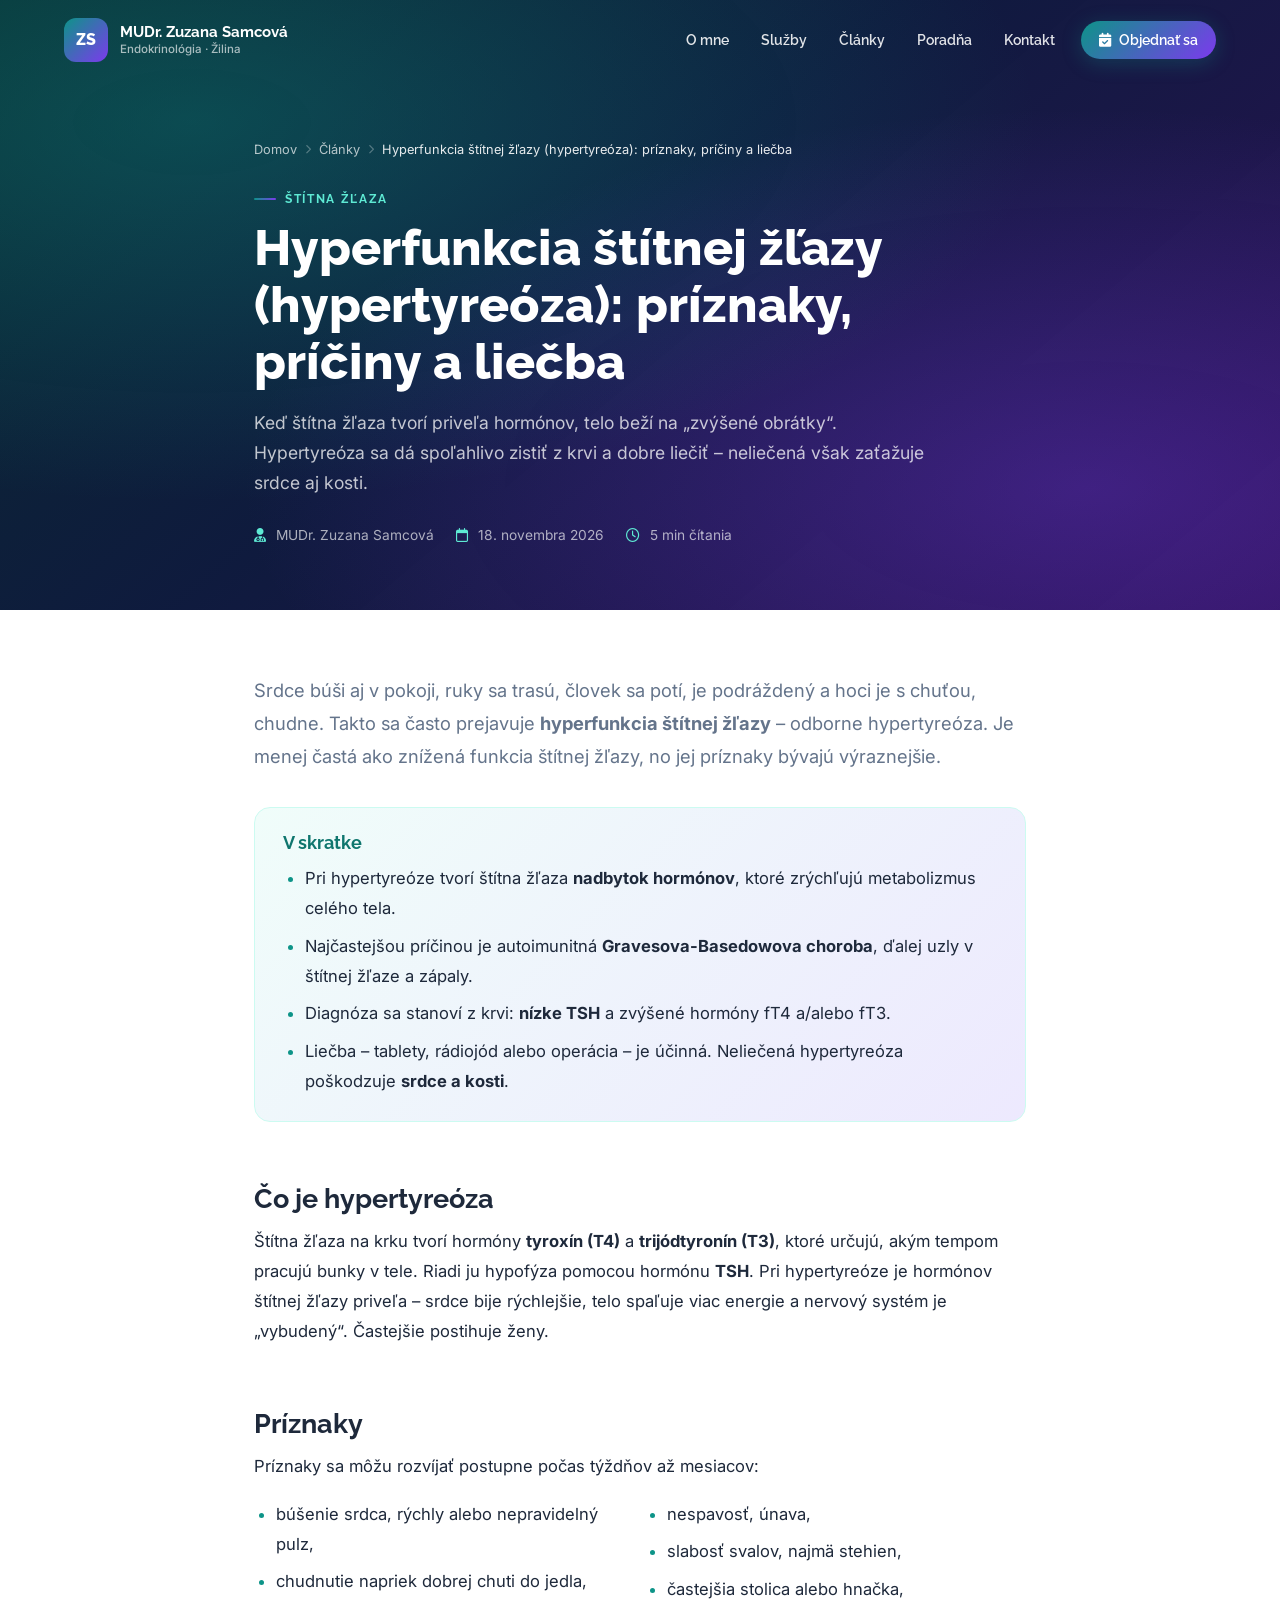
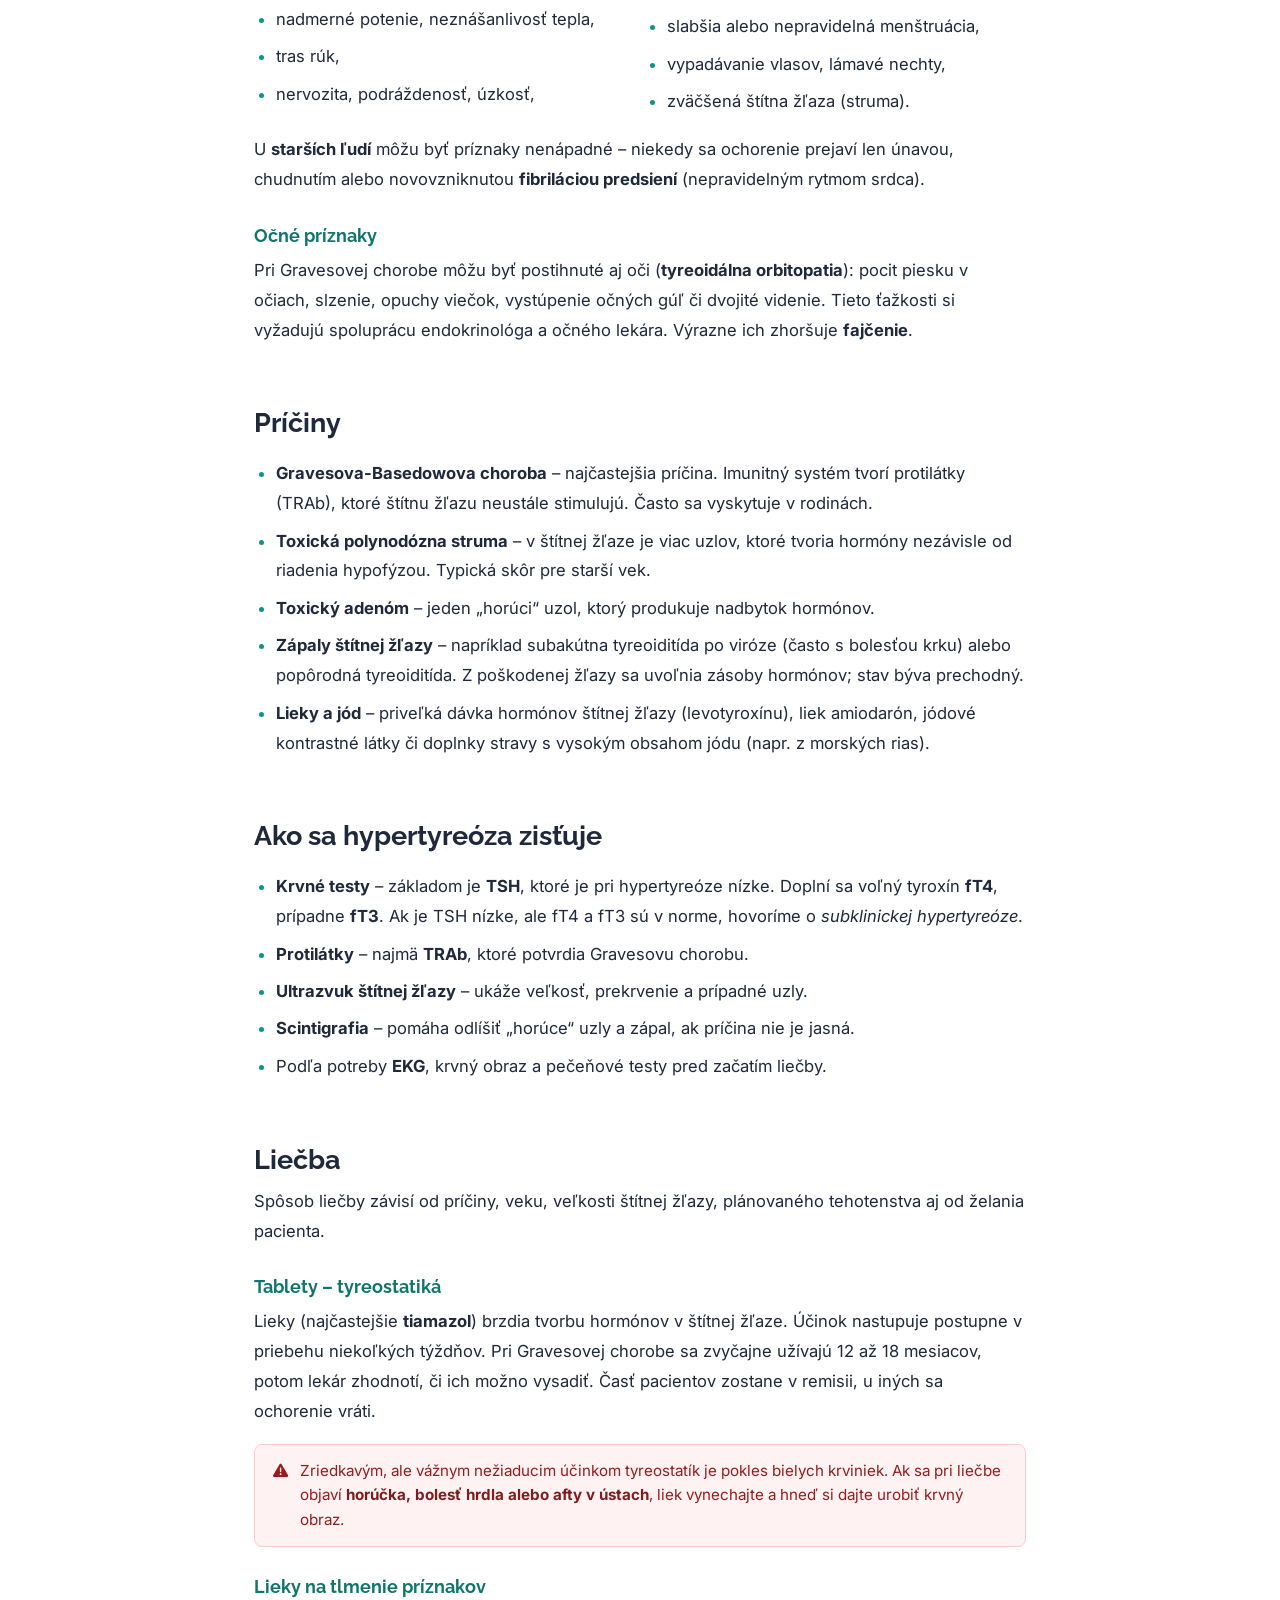
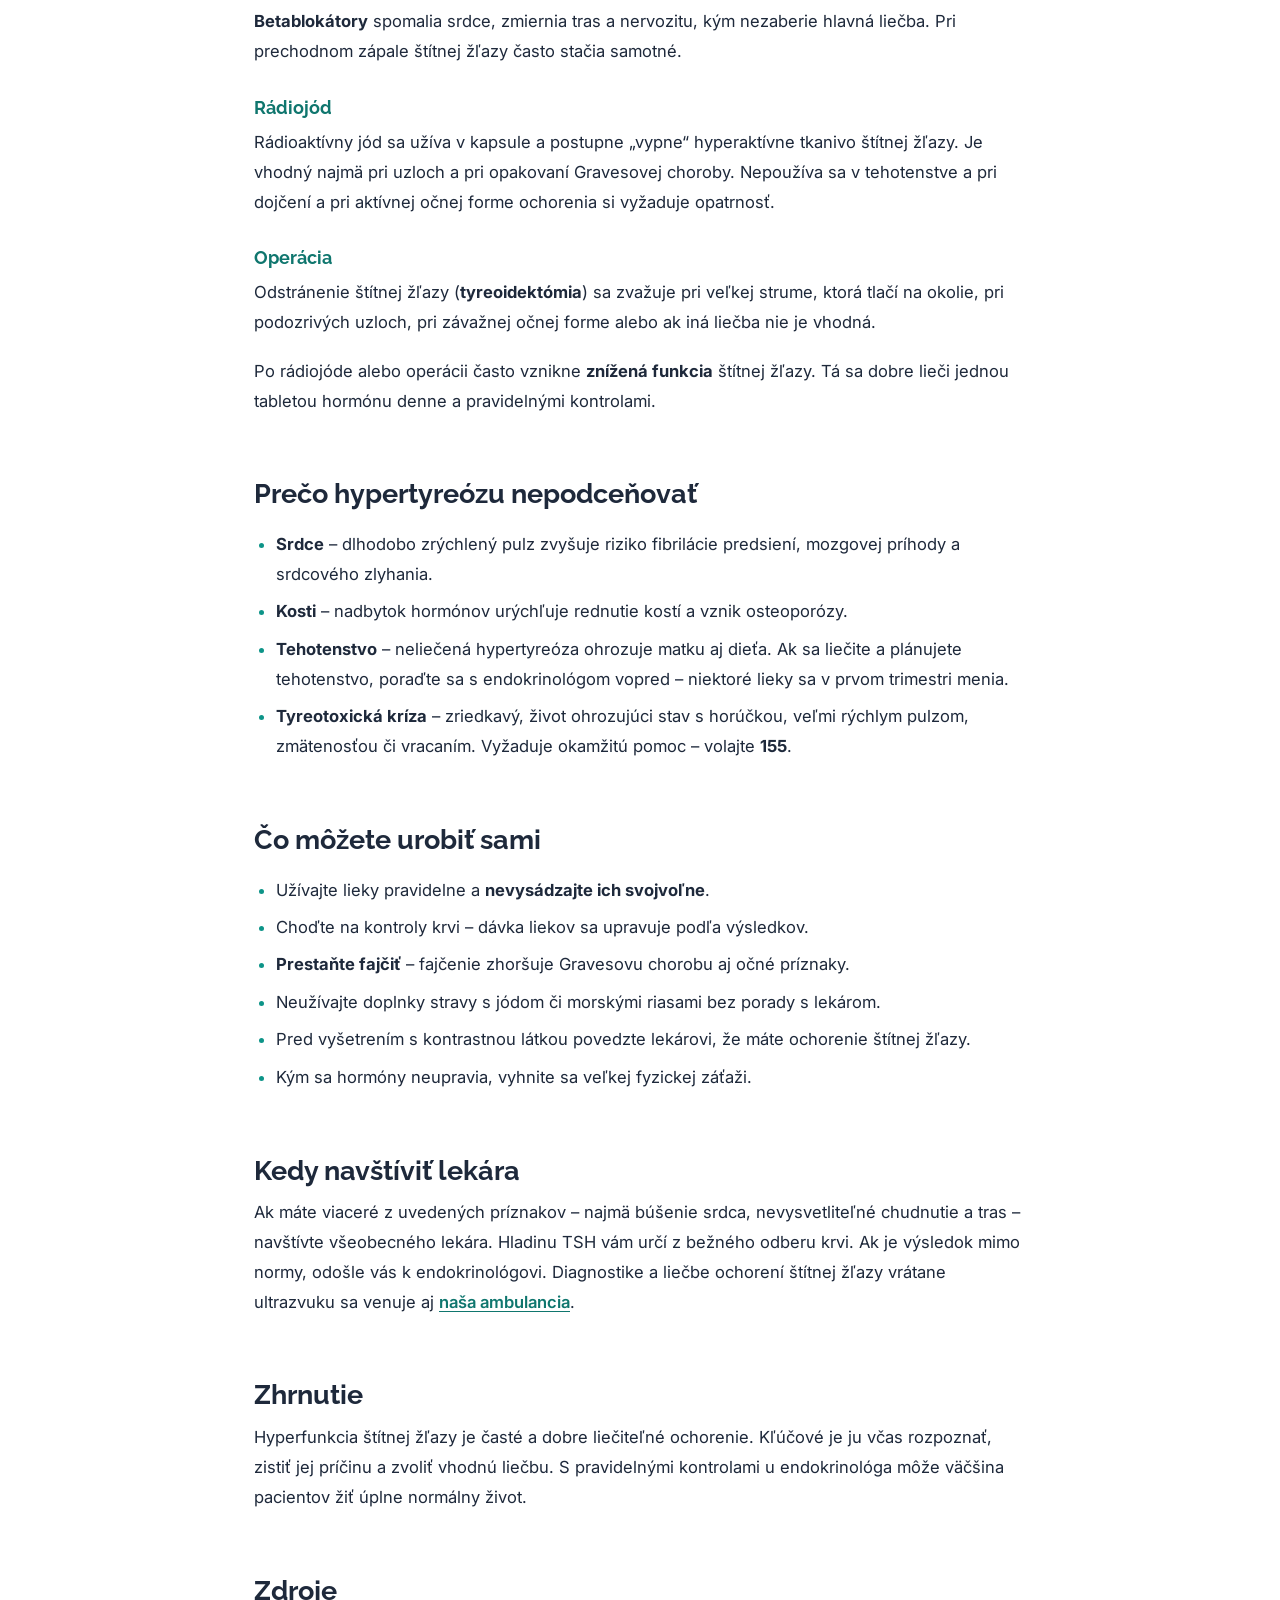
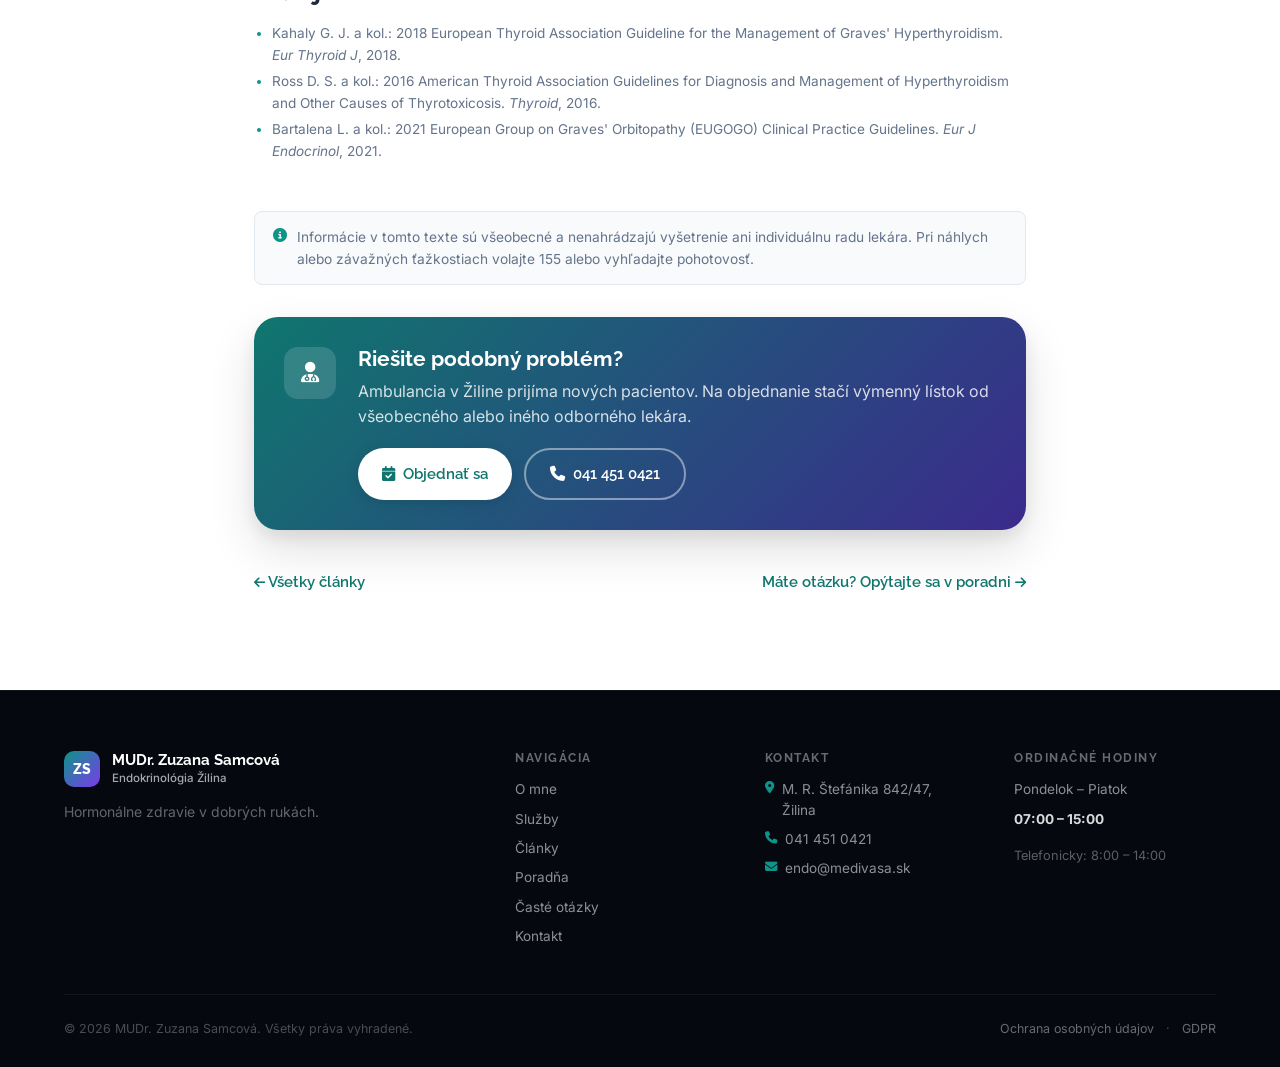
<file: clanky/hyperfunkcia-stitnej-zlazy/index.html>
<!DOCTYPE html>
<html lang="sk">
<head>
    <!-- GENEROVANÉ skriptom scripts/build.py z templates/layout.html – neupravuj ručne -->
    <meta charset="UTF-8">
    <meta name="viewport" content="width=device-width, initial-scale=1.0">
    <title>Hyperfunkcia štítnej žľazy (hypertyreóza): príznaky, príčiny a liečba | Endokrinológia Žilina</title>
    <meta name="description" content="Búšenie srdca, chudnutie, potenie a nervozita môžu signalizovať zvýšenú funkciu štítnej žľazy. Vysvetľujeme príčiny hypertyreózy, diagnostiku a možnosti liečby.">
    <meta name="author" content="MUDr. Zuzana Samcová">
    <meta name="robots" content="index, follow">
    <link rel="canonical" href="https://endokrinologia-zilina.sk/clanky/hyperfunkcia-stitnej-zlazy/">

    <!-- Ahrefs Web Analytics – bez cookies, nepotrebuje súhlas -->
    <script src="https://analytics.ahrefs.com/analytics.js" data-key="eEuwRiz4yylDZjsNbr2mwA" async></script>

    <link rel="icon" type="image/svg+xml" href="/favicon.svg">
    <link rel="apple-touch-icon" href="/favicon.svg">
    <link rel="manifest" href="/site.webmanifest">
    <meta name="theme-color" content="#0D9488">

    <meta property="og:type"        content="article">
    <meta property="og:url"         content="https://endokrinologia-zilina.sk/clanky/hyperfunkcia-stitnej-zlazy/">
    <meta property="og:title"       content="Hyperfunkcia štítnej žľazy (hypertyreóza): príznaky, príčiny a liečba | Endokrinológia Žilina">
    <meta property="og:description" content="Búšenie srdca, chudnutie, potenie a nervozita môžu signalizovať zvýšenú funkciu štítnej žľazy. Vysvetľujeme príčiny hypertyreózy, diagnostiku a možnosti liečby.">
    <meta property="og:locale"      content="sk_SK">
    <meta property="og:site_name"   content="Endokrinológia Žilina">
    <meta property="og:image"       content="https://endokrinologia-zilina.sk/og-image.png">
    <meta property="og:image:width"  content="1200">
    <meta property="og:image:height" content="630">
    <meta name="twitter:card"        content="summary_large_image">
    <meta name="twitter:title"       content="Hyperfunkcia štítnej žľazy (hypertyreóza): príznaky, príčiny a liečba | Endokrinológia Žilina">
    <meta name="twitter:description" content="Búšenie srdca, chudnutie, potenie a nervozita môžu signalizovať zvýšenú funkciu štítnej žľazy. Vysvetľujeme príčiny hypertyreózy, diagnostiku a možnosti liečby.">
    <meta name="twitter:image"       content="https://endokrinologia-zilina.sk/og-image.png">

    <script type="application/ld+json">
{
  "@context": "https://schema.org",
  "@graph": [
    {
      "@type": [
        "Article",
        "MedicalWebPage"
      ],
      "@id": "https://endokrinologia-zilina.sk/clanky/hyperfunkcia-stitnej-zlazy/#article",
      "headline": "Hyperfunkcia štítnej žľazy (hypertyreóza): príznaky, príčiny a liečba",
      "description": "Búšenie srdca, chudnutie, potenie a nervozita môžu signalizovať zvýšenú funkciu štítnej žľazy. Vysvetľujeme príčiny hypertyreózy, diagnostiku a možnosti liečby.",
      "url": "https://endokrinologia-zilina.sk/clanky/hyperfunkcia-stitnej-zlazy/",
      "inLanguage": "sk-SK",
      "datePublished": "2026-11-18",
      "dateModified": "2026-11-18",
      "author": {
        "@id": "https://endokrinologia-zilina.sk/#physician"
      },
      "reviewedBy": {
        "@id": "https://endokrinologia-zilina.sk/#physician"
      },
      "lastReviewed": "2026-11-18",
      "publisher": {
        "@id": "https://endokrinologia-zilina.sk/#clinic"
      },
      "image": "https://endokrinologia-zilina.sk/og-image.png",
      "mainEntityOfPage": "https://endokrinologia-zilina.sk/clanky/hyperfunkcia-stitnej-zlazy/",
      "audience": {
        "@type": "PeopleAudience",
        "audienceType": "Pacienti"
      },
      "wordCount": 961,
      "keywords": "hypertyreóza, hyperfunkcia štítnej žľazy, Gravesova choroba, štítna žľaza, TSH"
    },
    {
      "@type": "Physician",
      "@id": "https://endokrinologia-zilina.sk/#physician",
      "name": "MUDr. Zuzana Samcová",
      "medicalSpecialty": "Endocrinology",
      "url": "https://endokrinologia-zilina.sk/"
    },
    {
      "@type": "BreadcrumbList",
      "itemListElement": [
        {
          "@type": "ListItem",
          "position": 1,
          "name": "Domov",
          "item": "https://endokrinologia-zilina.sk/"
        },
        {
          "@type": "ListItem",
          "position": 2,
          "name": "Články",
          "item": "https://endokrinologia-zilina.sk/clanky/"
        },
        {
          "@type": "ListItem",
          "position": 3,
          "name": "Hyperfunkcia štítnej žľazy (hypertyreóza): príznaky, príčiny a liečba",
          "item": "https://endokrinologia-zilina.sk/clanky/hyperfunkcia-stitnej-zlazy/"
        }
      ]
    }
  ]
}
    </script>

    <link rel="preconnect" href="https://fonts.googleapis.com">
    <link rel="preconnect" href="https://fonts.gstatic.com" crossorigin>
    <link href="https://fonts.googleapis.com/css2?family=Raleway:wght@400;500;600;700;800&family=Inter:wght@400;500;600&display=swap" rel="stylesheet">
    <link rel="preconnect" href="https://cdnjs.cloudflare.com" crossorigin>
    <link rel="stylesheet" href="https://cdnjs.cloudflare.com/ajax/libs/font-awesome/6.5.1/css/all.min.css" media="print" onload="this.media='all'">
    <noscript><link rel="stylesheet" href="https://cdnjs.cloudflare.com/ajax/libs/font-awesome/6.5.1/css/all.min.css"></noscript>
    <link rel="stylesheet" href="/css/style.css?v=20261118c">
    <link rel="stylesheet" href="/css/animations.css?v=20261118c">
</head>
<body class="subpage">
    <a class="skip-link" href="#main">Preskočiť na obsah</a>
    <div class="progress-bar" id="progressBar"></div>

    <header class="navbar" id="navbar">
        <div class="container">
            <a href="/" class="navbar-brand">
                <div class="brand-initials">ZS</div>
                <div class="brand-text">
                    <span class="brand-name">MUDr. Zuzana Samcová</span>
                    <span class="brand-title">Endokrinológia · Žilina</span>
                </div>
            </a>

            <nav class="navbar-nav" id="navMenu" role="navigation" aria-label="Hlavná navigácia">
                <a href="/#o-mne" class="nav-link">O mne</a>
                <a href="/#sluzby" class="nav-link">Služby</a>
                <a href="/clanky/" class="nav-link nav-link--active">Články</a>
                <a href="/poradna/" class="nav-link">Poradňa</a>
                <a href="/#kontakt" class="nav-link">Kontakt</a>
                <a href="/#kontakt" class="btn btn-primary btn-sm nav-cta">
                    <i class="fa-solid fa-calendar-check"></i>
                    Objednať sa
                </a>
            </nav>

            <button class="hamburger" id="hamburger" aria-label="Otvoriť menu" aria-expanded="false">
                <span></span>
                <span></span>
                <span></span>
            </button>
        </div>
    </header>

    <main id="main">
        <section class="page-hero">
            <div class="container container--narrow">
                <nav class="breadcrumbs" aria-label="Omrvinková navigácia">
                    <a href="/">Domov</a> <i class="fa-solid fa-chevron-right" aria-hidden="true"></i> <a href="/clanky/">Články</a> <i class="fa-solid fa-chevron-right" aria-hidden="true"></i> <span aria-current="page">Hyperfunkcia štítnej žľazy (hypertyreóza): príznaky, príčiny a liečba</span>
                </nav>
                <div class="section-eyebrow">Štítna žľaza</div>
                <h1 class="page-hero-title">Hyperfunkcia štítnej žľazy (hypertyreóza): príznaky, príčiny a liečba</h1>
                <p class="page-hero-lead">Keď štítna žľaza tvorí priveľa hormónov, telo beží na „zvýšené obrátky“. Hypertyreóza sa dá spoľahlivo zistiť z krvi a dobre liečiť – neliečená však zaťažuje srdce aj kosti.</p>
                <div class="page-hero-meta"><span><i class="fa-solid fa-user-doctor" aria-hidden="true"></i> MUDr. Zuzana Samcová</span><span><i class="fa-regular fa-calendar" aria-hidden="true"></i> <time datetime="2026-11-18">18. novembra 2026</time></span><span><i class="fa-regular fa-clock" aria-hidden="true"></i> 5 min čítania</span></div>
            </div>
        </section>

        <section class="section article-section">
            <div class="container container--narrow">
                <article class="article-body">
<p class="article-intro">
                        Srdce búši aj v pokoji, ruky sa trasú, človek sa potí, je podráždený a hoci je s chuťou,
                        chudne. Takto sa často prejavuje <strong>hyperfunkcia štítnej žľazy</strong> – odborne hypertyreóza.
                        Je menej častá ako znížená funkcia štítnej žľazy, no jej príznaky bývajú výraznejšie.
                    </p>

                    <div class="key-points">
                        <h2>V skratke</h2>
                        <ul>
                            <li>Pri hypertyreóze tvorí štítna žľaza <strong>nadbytok hormónov</strong>, ktoré zrýchľujú metabolizmus celého tela.</li>
                            <li>Najčastejšou príčinou je autoimunitná <strong>Gravesova-Basedowova choroba</strong>, ďalej uzly v štítnej žľaze a zápaly.</li>
                            <li>Diagnóza sa stanoví z krvi: <strong>nízke TSH</strong> a zvýšené hormóny fT4 a/alebo fT3.</li>
                            <li>Liečba – tablety, rádiojód alebo operácia – je účinná. Neliečená hypertyreóza poškodzuje <strong>srdce a kosti</strong>.</li>
                        </ul>
                    </div>

                    <h2>Čo je hypertyreóza</h2>
                    <p>
                        Štítna žľaza na krku tvorí hormóny <strong>tyroxín (T4)</strong> a <strong>trijódtyronín (T3)</strong>, ktoré
                        určujú, akým tempom pracujú bunky v tele. Riadi ju hypofýza pomocou hormónu <strong>TSH</strong>.
                        Pri hypertyreóze je hormónov štítnej žľazy priveľa – srdce bije rýchlejšie, telo spaľuje viac
                        energie a nervový systém je „vybudený“. Častejšie postihuje ženy.
                    </p>

                    <h2>Príznaky</h2>
                    <p>Príznaky sa môžu rozvíjať postupne počas týždňov až mesiacov:</p>
                    <ul class="symptom-list">
                        <li>búšenie srdca, rýchly alebo nepravidelný pulz,</li>
                        <li>chudnutie napriek dobrej chuti do jedla,</li>
                        <li>nadmerné potenie, neznášanlivosť tepla,</li>
                        <li>tras rúk,</li>
                        <li>nervozita, podráždenosť, úzkosť,</li>
                        <li>nespavosť, únava,</li>
                        <li>slabosť svalov, najmä stehien,</li>
                        <li>častejšia stolica alebo hnačka,</li>
                        <li>slabšia alebo nepravidelná menštruácia,</li>
                        <li>vypadávanie vlasov, lámavé nechty,</li>
                        <li>zväčšená štítna žľaza (struma).</li>
                    </ul>
                    <p>
                        U <strong>starších ľudí</strong> môžu byť príznaky nenápadné – niekedy sa ochorenie prejaví len
                        únavou, chudnutím alebo novovzniknutou <strong>fibriláciou predsiení</strong> (nepravidelným rytmom srdca).
                    </p>
                    <h3>Očné príznaky</h3>
                    <p>
                        Pri Gravesovej chorobe môžu byť postihnuté aj oči (<strong>tyreoidálna orbitopatia</strong>): pocit piesku
                        v očiach, slzenie, opuchy viečok, vystúpenie očných gúľ či dvojité videnie. Tieto ťažkosti si
                        vyžadujú spoluprácu endokrinológa a očného lekára. Výrazne ich zhoršuje <strong>fajčenie</strong>.
                    </p>

                    <h2>Príčiny</h2>
                    <ul>
                        <li><strong>Gravesova-Basedowova choroba</strong> – najčastejšia príčina. Imunitný systém tvorí protilátky (TRAb), ktoré štítnu žľazu neustále stimulujú. Často sa vyskytuje v rodinách.</li>
                        <li><strong>Toxická polynodózna struma</strong> – v štítnej žľaze je viac uzlov, ktoré tvoria hormóny nezávisle od riadenia hypofýzou. Typická skôr pre starší vek.</li>
                        <li><strong>Toxický adenóm</strong> – jeden „horúci“ uzol, ktorý produkuje nadbytok hormónov.</li>
                        <li><strong>Zápaly štítnej žľazy</strong> – napríklad subakútna tyreoiditída po viróze (často s bolesťou krku) alebo popôrodná tyreoiditída. Z poškodenej žľazy sa uvoľnia zásoby hormónov; stav býva prechodný.</li>
                        <li><strong>Lieky a jód</strong> – priveľká dávka hormónov štítnej žľazy (levotyroxínu), liek amiodarón, jódové kontrastné látky či doplnky stravy s vysokým obsahom jódu (napr. z morských rias).</li>
                    </ul>

                    <h2>Ako sa hypertyreóza zisťuje</h2>
                    <ul>
                        <li><strong>Krvné testy</strong> – základom je <strong>TSH</strong>, ktoré je pri hypertyreóze nízke. Doplní sa voľný tyroxín <strong>fT4</strong>, prípadne <strong>fT3</strong>. Ak je TSH nízke, ale fT4 a fT3 sú v norme, hovoríme o <em>subklinickej hypertyreóze</em>.</li>
                        <li><strong>Protilátky</strong> – najmä <strong>TRAb</strong>, ktoré potvrdia Gravesovu chorobu.</li>
                        <li><strong>Ultrazvuk štítnej žľazy</strong> – ukáže veľkosť, prekrvenie a prípadné uzly.</li>
                        <li><strong>Scintigrafia</strong> – pomáha odlíšiť „horúce“ uzly a zápal, ak príčina nie je jasná.</li>
                        <li>Podľa potreby <strong>EKG</strong>, krvný obraz a pečeňové testy pred začatím liečby.</li>
                    </ul>

                    <h2>Liečba</h2>
                    <p>Spôsob liečby závisí od príčiny, veku, veľkosti štítnej žľazy, plánovaného tehotenstva aj od želania pacienta.</p>
                    <h3>Tablety – tyreostatiká</h3>
                    <p>
                        Lieky (najčastejšie <strong>tiamazol</strong>) brzdia tvorbu hormónov v štítnej žľaze. Účinok nastupuje
                        postupne v priebehu niekoľkých týždňov. Pri Gravesovej chorobe sa zvyčajne užívajú
                        12 až 18 mesiacov, potom lekár zhodnotí, či ich možno vysadiť. Časť pacientov zostane v remisii,
                        u iných sa ochorenie vráti.
                    </p>
                    <p class="article-alert">
                        <i class="fa-solid fa-triangle-exclamation" aria-hidden="true"></i>
                        <span>Zriedkavým, ale vážnym nežiaducim účinkom tyreostatík je pokles bielych krviniek. Ak sa pri
                        liečbe objaví <strong>horúčka, bolesť hrdla alebo afty v ústach</strong>, liek vynechajte a hneď
                        si dajte urobiť krvný obraz.</span>
                    </p>
                    <h3>Lieky na tlmenie príznakov</h3>
                    <p>
                        <strong>Betablokátory</strong> spomalia srdce, zmiernia tras a nervozitu, kým nezaberie hlavná liečba.
                        Pri prechodnom zápale štítnej žľazy často stačia samotné.
                    </p>
                    <h3>Rádiojód</h3>
                    <p>
                        Rádioaktívny jód sa užíva v kapsule a postupne „vypne“ hyperaktívne tkanivo štítnej žľazy.
                        Je vhodný najmä pri uzloch a pri opakovaní Gravesovej choroby. Nepoužíva sa v tehotenstve a pri
                        dojčení a pri aktívnej očnej forme ochorenia si vyžaduje opatrnosť.
                    </p>
                    <h3>Operácia</h3>
                    <p>
                        Odstránenie štítnej žľazy (<strong>tyreoidektómia</strong>) sa zvažuje pri veľkej strume, ktorá tlačí na okolie,
                        pri podozrivých uzloch, pri závažnej očnej forme alebo ak iná liečba nie je vhodná.
                    </p>
                    <p>
                        Po rádiojóde alebo operácii často vznikne <strong>znížená funkcia</strong> štítnej žľazy. Tá sa dobre lieči
                        jednou tabletou hormónu denne a pravidelnými kontrolami.
                    </p>

                    <h2>Prečo hypertyreózu nepodceňovať</h2>
                    <ul>
                        <li><strong>Srdce</strong> – dlhodobo zrýchlený pulz zvyšuje riziko fibrilácie predsiení, mozgovej príhody a srdcového zlyhania.</li>
                        <li><strong>Kosti</strong> – nadbytok hormónov urýchľuje rednutie kostí a vznik osteoporózy.</li>
                        <li><strong>Tehotenstvo</strong> – neliečená hypertyreóza ohrozuje matku aj dieťa. Ak sa liečite a plánujete tehotenstvo, poraďte sa s endokrinológom vopred – niektoré lieky sa v prvom trimestri menia.</li>
                        <li><strong>Tyreotoxická kríza</strong> – zriedkavý, život ohrozujúci stav s horúčkou, veľmi rýchlym pulzom, zmätenosťou či vracaním. Vyžaduje okamžitú pomoc – volajte <strong>155</strong>.</li>
                    </ul>

                    <h2>Čo môžete urobiť sami</h2>
                    <ul>
                        <li>Užívajte lieky pravidelne a <strong>nevysádzajte ich svojvoľne</strong>.</li>
                        <li>Choďte na kontroly krvi – dávka liekov sa upravuje podľa výsledkov.</li>
                        <li><strong>Prestaňte fajčiť</strong> – fajčenie zhoršuje Gravesovu chorobu aj očné príznaky.</li>
                        <li>Neužívajte doplnky stravy s jódom či morskými riasami bez porady s lekárom.</li>
                        <li>Pred vyšetrením s kontrastnou látkou povedzte lekárovi, že máte ochorenie štítnej žľazy.</li>
                        <li>Kým sa hormóny neupravia, vyhnite sa veľkej fyzickej záťaži.</li>
                    </ul>

                    <h2>Kedy navštíviť lekára</h2>
                    <p>
                        Ak máte viaceré z uvedených príznakov – najmä búšenie srdca, nevysvetliteľné chudnutie a tras –
                        navštívte všeobecného lekára. Hladinu TSH vám určí z bežného odberu krvi. Ak je výsledok
                        mimo normy, odošle vás k endokrinológovi. Diagnostike a liečbe ochorení štítnej žľazy vrátane
                        ultrazvuku sa venuje aj <a href="/#sluzby">naša ambulancia</a>.
                    </p>

                    <h2>Zhrnutie</h2>
                    <p>
                        Hyperfunkcia štítnej žľazy je časté a dobre liečiteľné ochorenie. Kľúčové je ju včas rozpoznať,
                        zistiť jej príčinu a zvoliť vhodnú liečbu. S pravidelnými kontrolami u endokrinológa môže väčšina
                        pacientov žiť úplne normálny život.
                    </p>

                    <h2>Zdroje</h2>
                    <ul class="article-sources">
                        <li>Kahaly G. J. a kol.: 2018 European Thyroid Association Guideline for the Management of Graves' Hyperthyroidism. <em>Eur Thyroid J</em>, 2018.</li>
                        <li>Ross D. S. a kol.: 2016 American Thyroid Association Guidelines for Diagnosis and Management of Hyperthyroidism and Other Causes of Thyrotoxicosis. <em>Thyroid</em>, 2016.</li>
                        <li>Bartalena L. a kol.: 2021 European Group on Graves' Orbitopathy (EUGOGO) Clinical Practice Guidelines. <em>Eur J Endocrinol</em>, 2021.</li>
                    </ul>
                </article>

                <p class="article-disclaimer">
                    <i class="fa-solid fa-circle-info" aria-hidden="true"></i>
                    Informácie v tomto texte sú všeobecné a nenahrádzajú vyšetrenie ani individuálnu
                    radu lekára. Pri náhlych alebo závažných ťažkostiach volajte 155 alebo vyhľadajte pohotovosť.
                </p>

                <aside class="article-cta">
                    <div class="article-cta-icon"><i class="fa-solid fa-user-doctor" aria-hidden="true"></i></div>
                    <div>
                        <h2>Riešite podobný problém?</h2>
                        <p>Ambulancia v Žiline prijíma nových pacientov. Na objednanie stačí výmenný lístok
                        od všeobecného alebo iného odborného lekára.</p>
                        <div class="article-cta-actions">
                            <a href="/#kontakt" class="btn btn-light"><i class="fa-solid fa-calendar-check"></i> Objednať sa</a>
                            <a href="tel:+421414510421" class="btn btn-outline-light"><i class="fa-solid fa-phone"></i> 041 451 0421</a>
                        </div>
                    </div>
                </aside>
                <nav class="article-more" aria-label="Ďalšie čítanie">
                    <a href="/clanky/"><i class="fa-solid fa-arrow-left"></i> Všetky články</a>
                    <a href="/poradna/">Máte otázku? Opýtajte sa v poradni <i class="fa-solid fa-arrow-right"></i></a>
                </nav>
            </div>
        </section>
    </main>

    <footer class="footer" role="contentinfo">
        <div class="container">
            <div class="footer-grid">
                <div class="footer-brand">
                    <div class="footer-logo">
                        <div class="brand-initials brand-initials--sm">ZS</div>
                        <div class="brand-text">
                            <span class="brand-name">MUDr. Zuzana Samcová</span>
                            <span class="brand-title">Endokrinológia Žilina</span>
                        </div>
                    </div>
                    <p class="footer-tagline">Hormonálne zdravie v dobrých rukách.</p>
                </div>

                <div class="footer-col">
                    <h4>Navigácia</h4>
                    <ul class="footer-links">
                        <li><a href="/#o-mne">O mne</a></li>
                        <li><a href="/#sluzby">Služby</a></li>
                        <li><a href="/clanky/">Články</a></li>
                        <li><a href="/poradna/">Poradňa</a></li>
                        <li><a href="/#faq">Časté otázky</a></li>
                        <li><a href="/#kontakt">Kontakt</a></li>
                    </ul>
                </div>

                <div class="footer-col">
                    <h4>Kontakt</h4>
                    <ul class="footer-links footer-links--contact">
                        <li>
                            <i class="fa-solid fa-location-dot" aria-hidden="true"></i>
                            M. R. Štefánika 842/47, Žilina
                        </li>
                        <li>
                            <i class="fa-solid fa-phone" aria-hidden="true"></i>
                            <a href="tel:+421414510421">041 451 0421</a>
                        </li>
                        <li>
                            <i class="fa-solid fa-envelope" aria-hidden="true"></i>
                            <a href="mailto:endo@medivasa.sk">endo@medivasa.sk</a>
                        </li>
                    </ul>
                </div>

                <div class="footer-col">
                    <h4>Ordinačné hodiny</h4>
                    <ul class="footer-links">
                        <li>Pondelok – Piatok</li>
                        <li><strong style="color:rgba(255,255,255,0.85)">07:00 – 15:00</strong></li>
                        <li style="margin-top:8px; color: rgba(255,255,255,0.35); font-size:0.8rem">Telefonicky: 8:00 – 14:00</li>
                    </ul>
                </div>
            </div>

            <div class="footer-bottom">
                <p>&copy; 2026 MUDr. Zuzana Samcová. Všetky práva vyhradené.</p>
                <div class="footer-bottom-links">
                    <a href="#">Ochrana osobných údajov</a>
                    <span aria-hidden="true">·</span>
                    <a href="#">GDPR</a>
                </div>
            </div>
        </div>
    </footer>

    <button class="back-to-top" id="backToTop" aria-label="Späť na začiatok stránky">
        <i class="fa-solid fa-arrow-up" aria-hidden="true"></i>
    </button>

    <a href="/#kontakt" class="mobile-book" id="mobileBook">
        <i class="fa-solid fa-calendar-check" aria-hidden="true"></i>
        Objednať sa
    </a>

    <script src="/js/main.js?v=20261118c"></script>
</body>
</html>
</file>
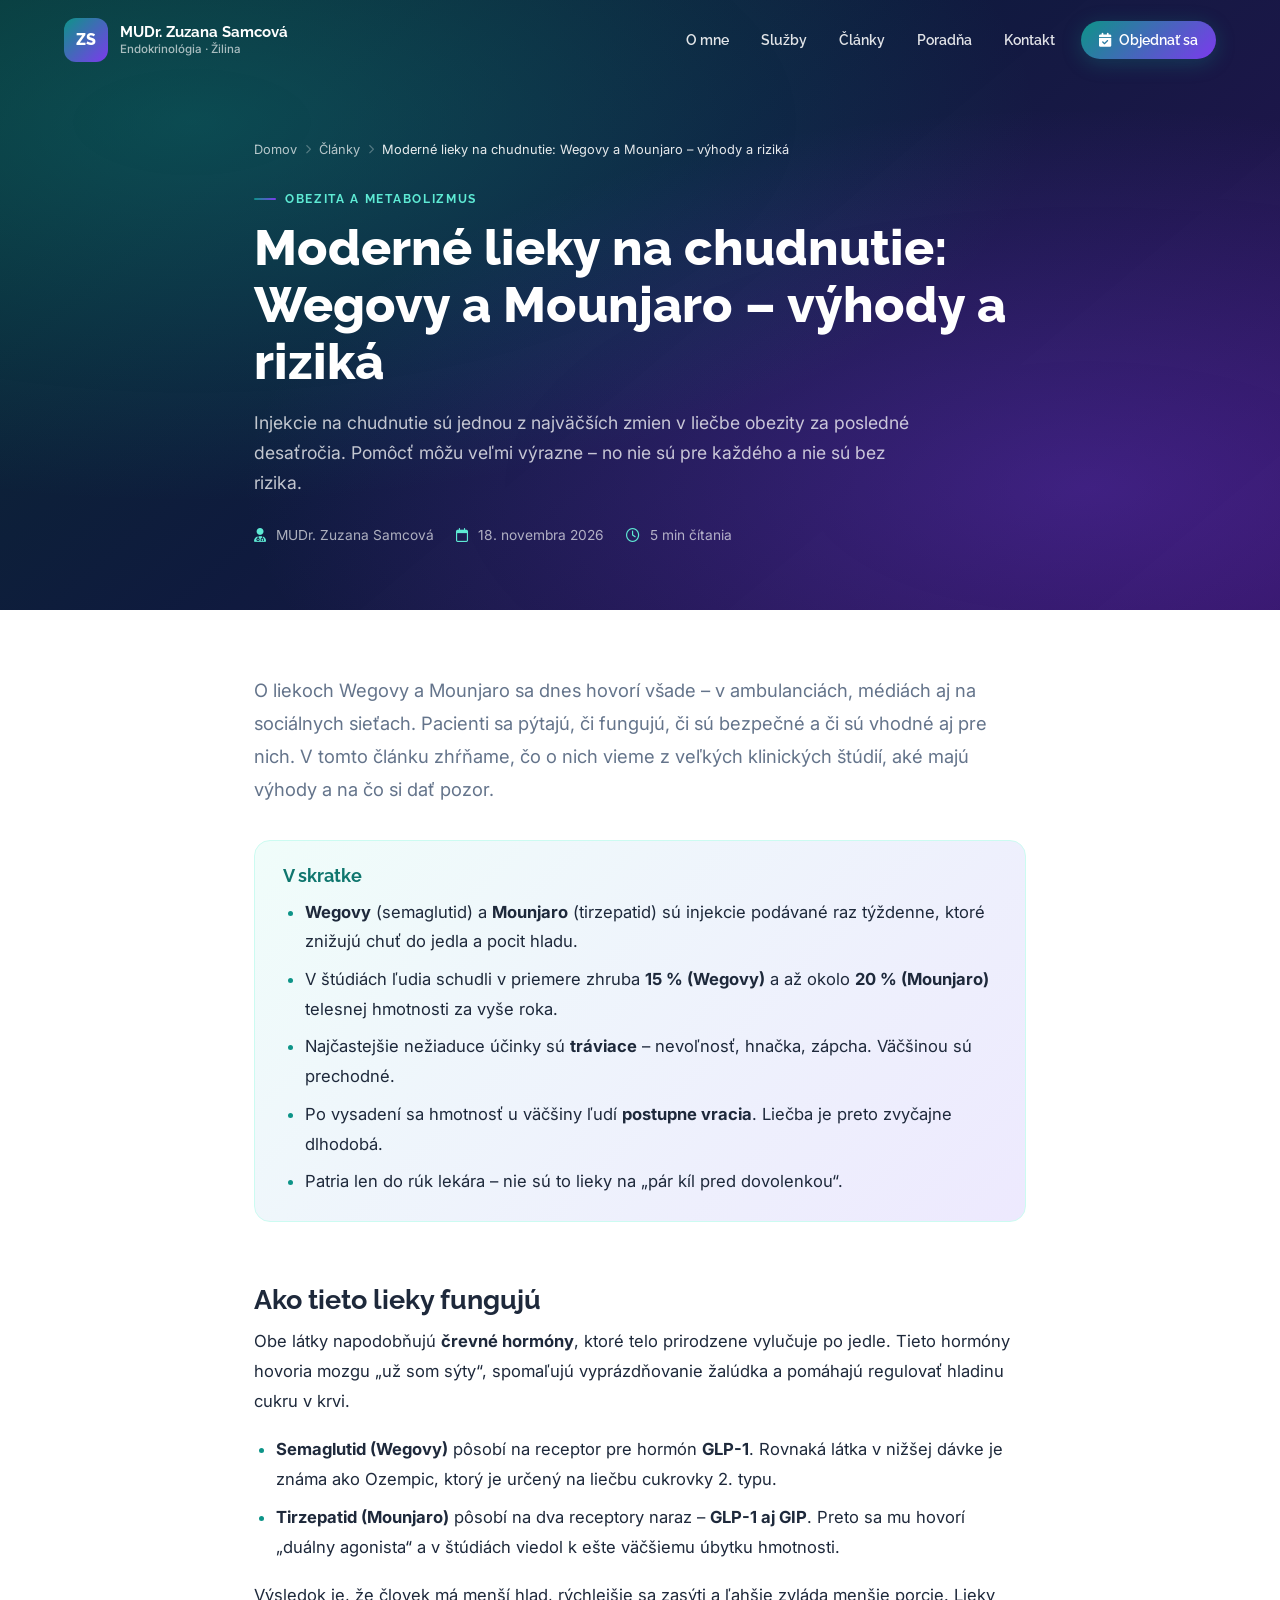
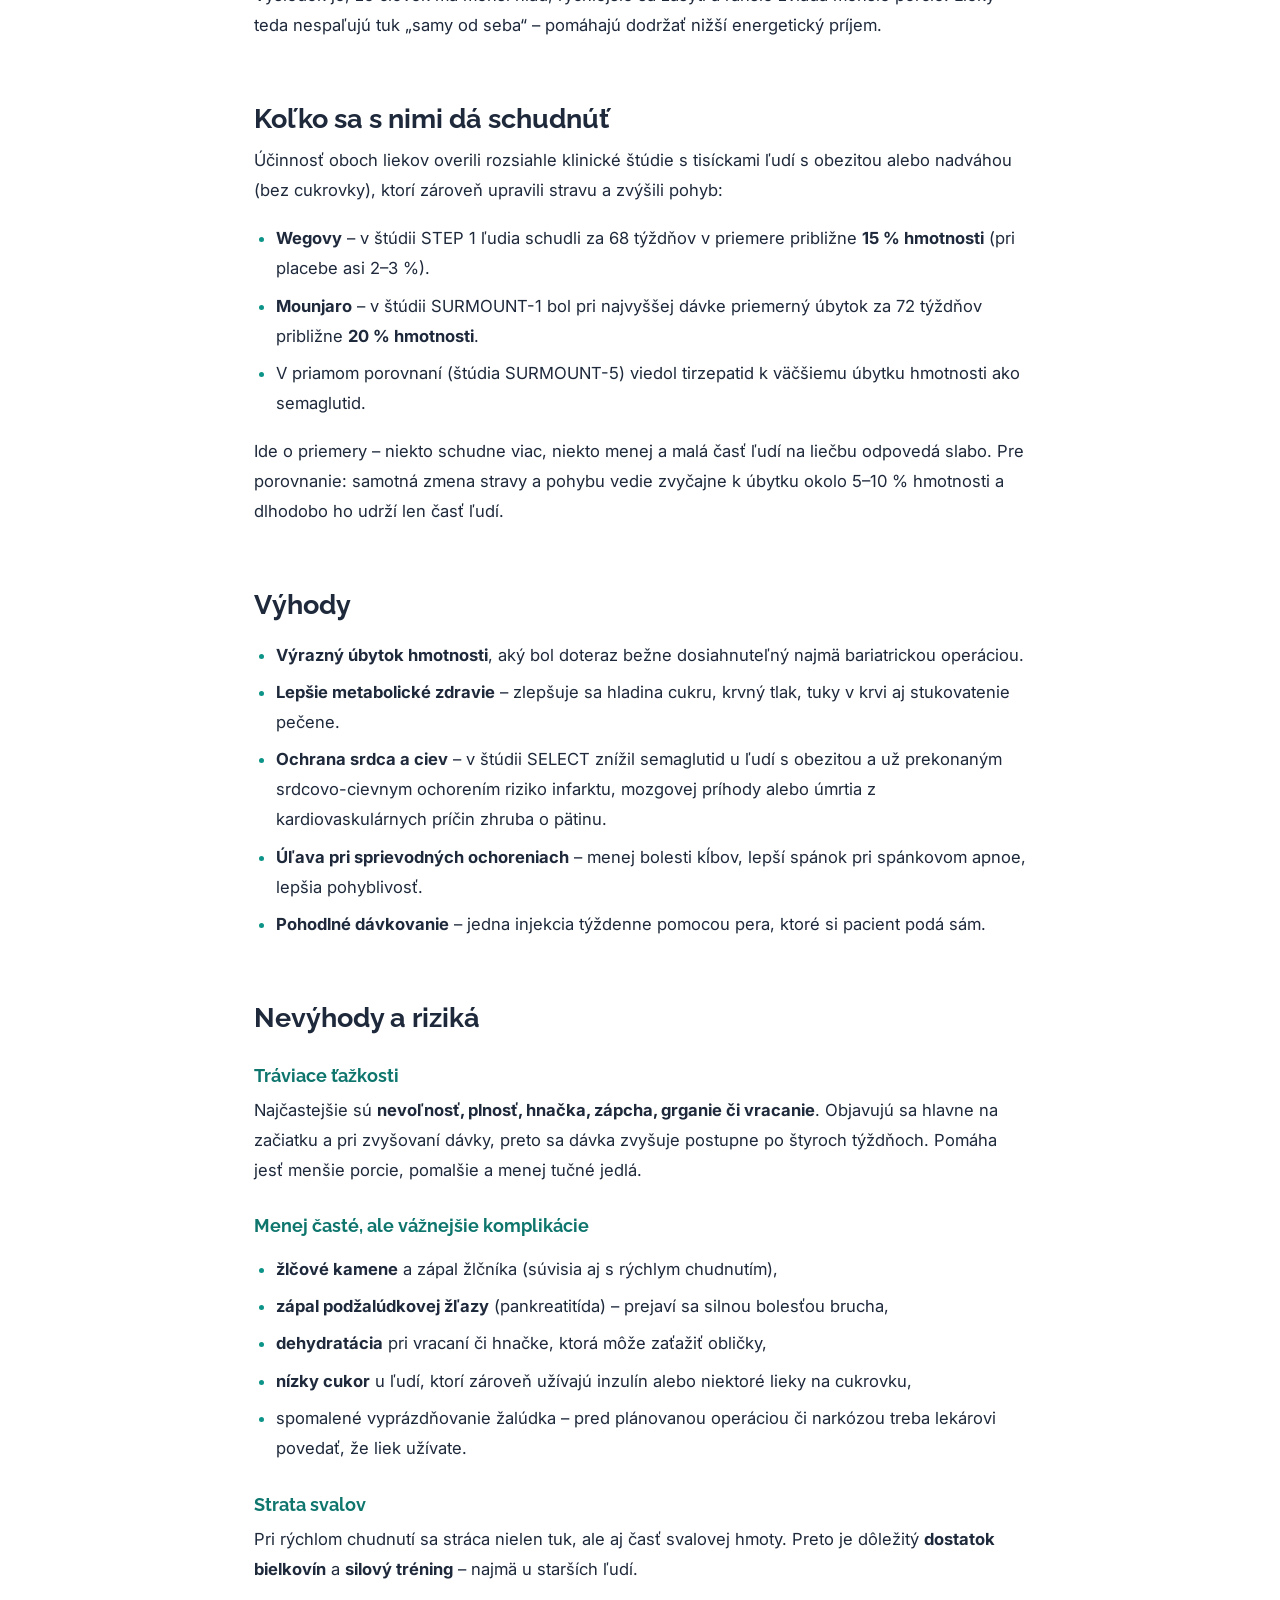
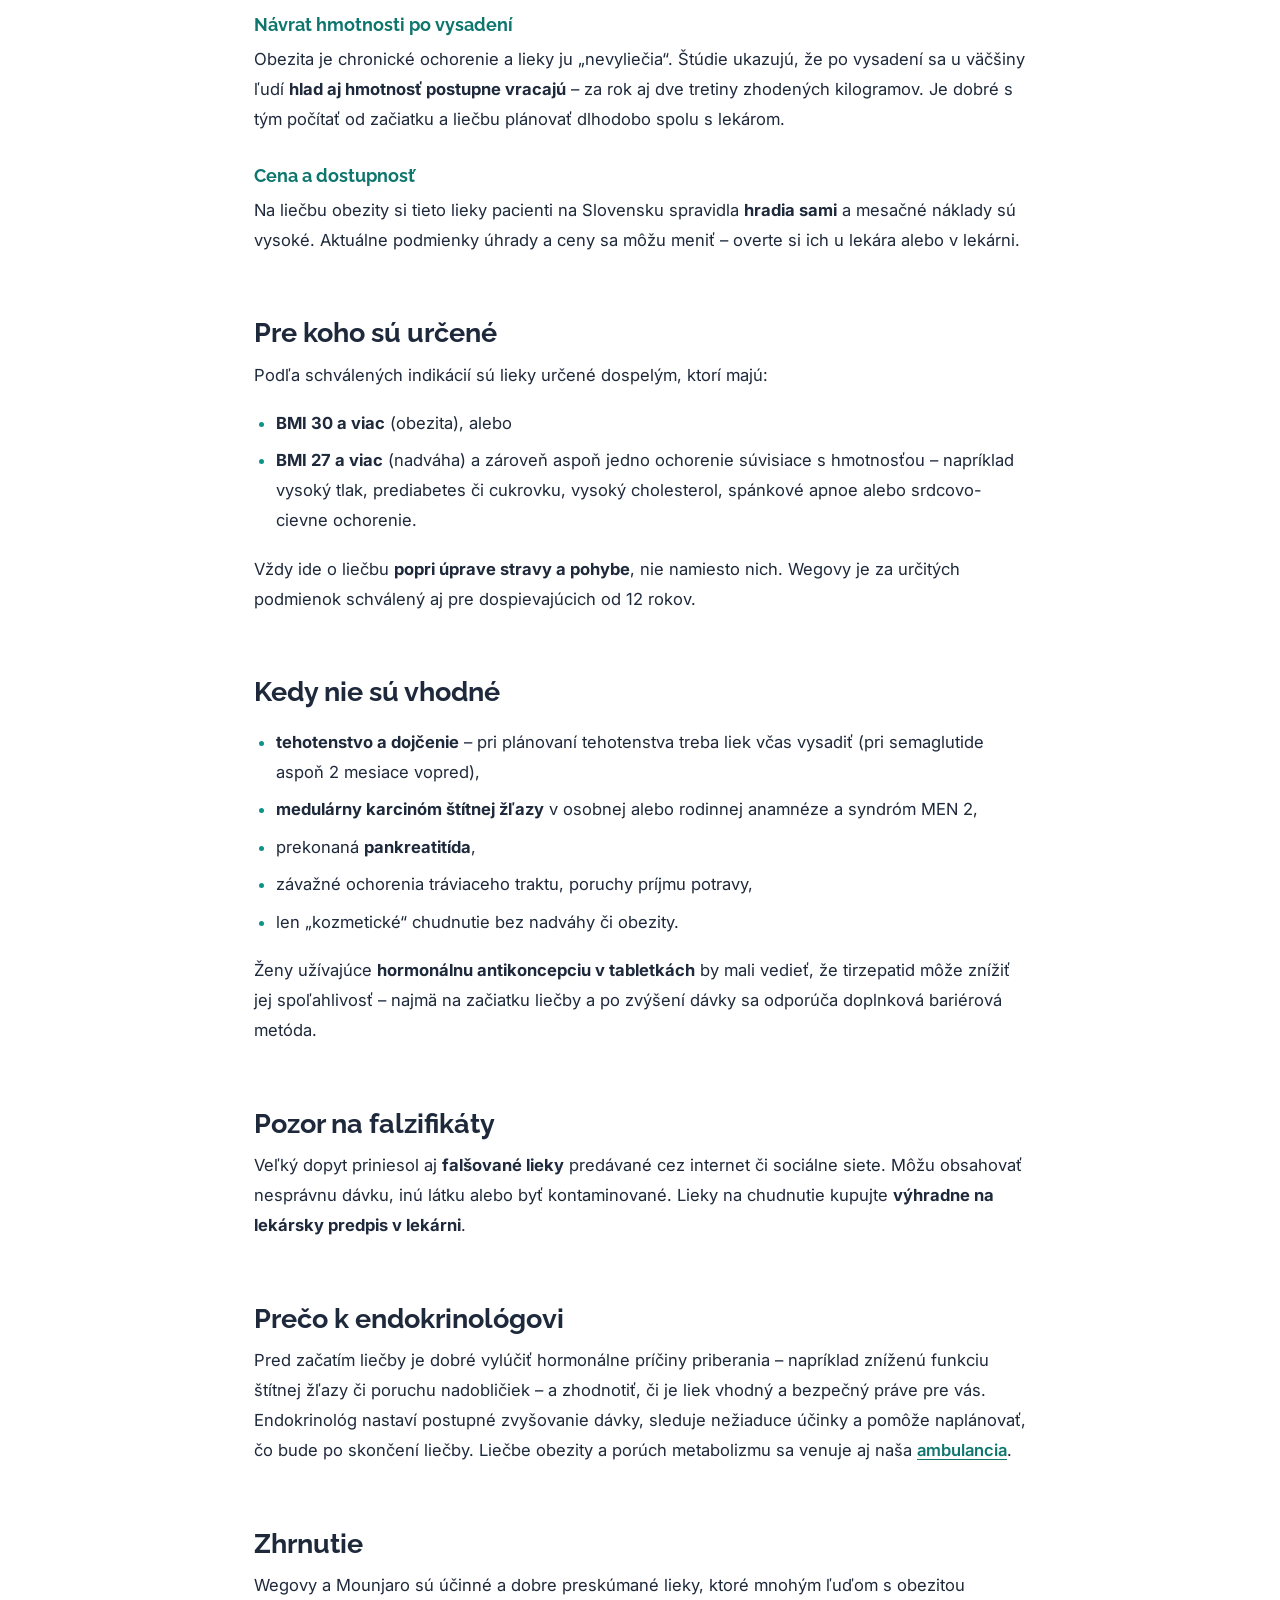
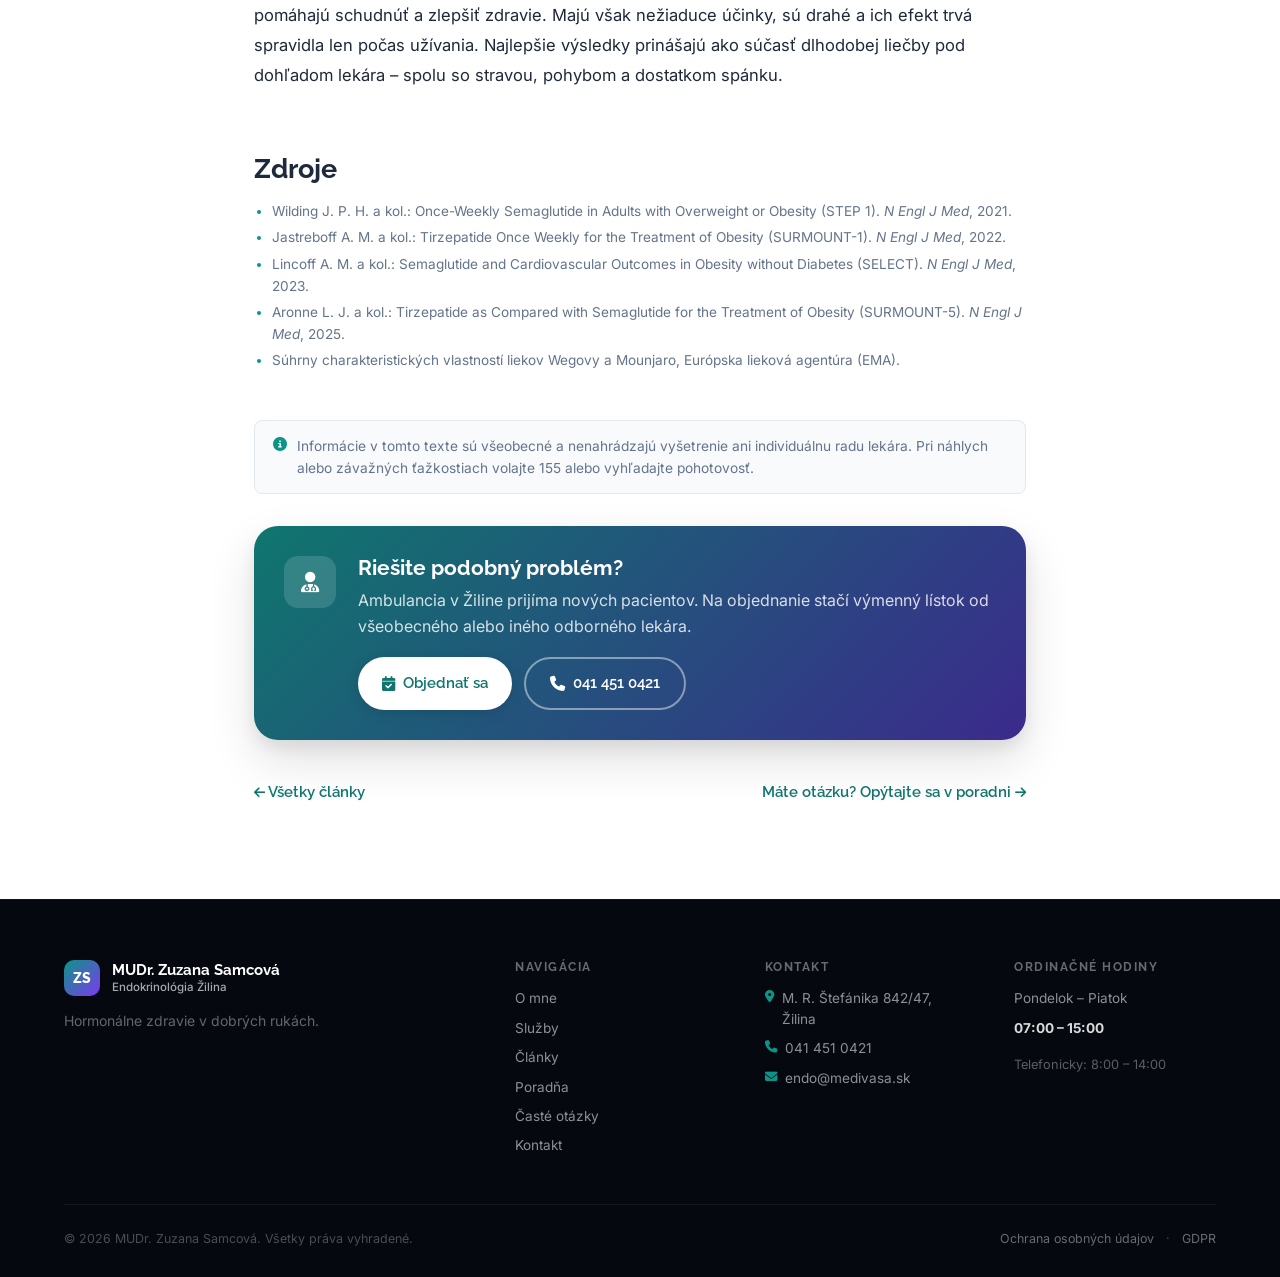
<file: clanky/lieky-na-chudnutie-wegovy-mounjaro/index.html>
<!DOCTYPE html>
<html lang="sk">
<head>
    <!-- GENEROVANÉ skriptom scripts/build.py z templates/layout.html – neupravuj ručne -->
    <meta charset="UTF-8">
    <meta name="viewport" content="width=device-width, initial-scale=1.0">
    <title>Moderné lieky na chudnutie: Wegovy a Mounjaro – výhody a riziká | Endokrinológia Žilina</title>
    <meta name="description" content="Ako fungujú injekčné lieky na obezitu Wegovy (semaglutid) a Mounjaro (tirzepatid), koľko sa s nimi dá schudnúť, pre koho sú vhodné a aké majú nežiaduce účinky.">
    <meta name="author" content="MUDr. Zuzana Samcová">
    <meta name="robots" content="index, follow">
    <link rel="canonical" href="https://endokrinologia-zilina.sk/clanky/lieky-na-chudnutie-wegovy-mounjaro/">

    <!-- Ahrefs Web Analytics – bez cookies, nepotrebuje súhlas -->
    <script src="https://analytics.ahrefs.com/analytics.js" data-key="eEuwRiz4yylDZjsNbr2mwA" async></script>

    <link rel="icon" type="image/svg+xml" href="/favicon.svg">
    <link rel="apple-touch-icon" href="/favicon.svg">
    <link rel="manifest" href="/site.webmanifest">
    <meta name="theme-color" content="#0D9488">

    <meta property="og:type"        content="article">
    <meta property="og:url"         content="https://endokrinologia-zilina.sk/clanky/lieky-na-chudnutie-wegovy-mounjaro/">
    <meta property="og:title"       content="Moderné lieky na chudnutie: Wegovy a Mounjaro – výhody a riziká | Endokrinológia Žilina">
    <meta property="og:description" content="Ako fungujú injekčné lieky na obezitu Wegovy (semaglutid) a Mounjaro (tirzepatid), koľko sa s nimi dá schudnúť, pre koho sú vhodné a aké majú nežiaduce účinky.">
    <meta property="og:locale"      content="sk_SK">
    <meta property="og:site_name"   content="Endokrinológia Žilina">
    <meta property="og:image"       content="https://endokrinologia-zilina.sk/og-image.png">
    <meta property="og:image:width"  content="1200">
    <meta property="og:image:height" content="630">
    <meta name="twitter:card"        content="summary_large_image">
    <meta name="twitter:title"       content="Moderné lieky na chudnutie: Wegovy a Mounjaro – výhody a riziká | Endokrinológia Žilina">
    <meta name="twitter:description" content="Ako fungujú injekčné lieky na obezitu Wegovy (semaglutid) a Mounjaro (tirzepatid), koľko sa s nimi dá schudnúť, pre koho sú vhodné a aké majú nežiaduce účinky.">
    <meta name="twitter:image"       content="https://endokrinologia-zilina.sk/og-image.png">

    <script type="application/ld+json">
{
  "@context": "https://schema.org",
  "@graph": [
    {
      "@type": [
        "Article",
        "MedicalWebPage"
      ],
      "@id": "https://endokrinologia-zilina.sk/clanky/lieky-na-chudnutie-wegovy-mounjaro/#article",
      "headline": "Moderné lieky na chudnutie: Wegovy a Mounjaro – výhody a riziká",
      "description": "Ako fungujú injekčné lieky na obezitu Wegovy (semaglutid) a Mounjaro (tirzepatid), koľko sa s nimi dá schudnúť, pre koho sú vhodné a aké majú nežiaduce účinky.",
      "url": "https://endokrinologia-zilina.sk/clanky/lieky-na-chudnutie-wegovy-mounjaro/",
      "inLanguage": "sk-SK",
      "datePublished": "2026-11-18",
      "dateModified": "2026-11-18",
      "author": {
        "@id": "https://endokrinologia-zilina.sk/#physician"
      },
      "reviewedBy": {
        "@id": "https://endokrinologia-zilina.sk/#physician"
      },
      "lastReviewed": "2026-11-18",
      "publisher": {
        "@id": "https://endokrinologia-zilina.sk/#clinic"
      },
      "image": "https://endokrinologia-zilina.sk/og-image.png",
      "mainEntityOfPage": "https://endokrinologia-zilina.sk/clanky/lieky-na-chudnutie-wegovy-mounjaro/",
      "audience": {
        "@type": "PeopleAudience",
        "audienceType": "Pacienti"
      },
      "wordCount": 1069,
      "keywords": "Wegovy, Mounjaro, semaglutid, tirzepatid, lieky na chudnutie, obezita"
    },
    {
      "@type": "Physician",
      "@id": "https://endokrinologia-zilina.sk/#physician",
      "name": "MUDr. Zuzana Samcová",
      "medicalSpecialty": "Endocrinology",
      "url": "https://endokrinologia-zilina.sk/"
    },
    {
      "@type": "BreadcrumbList",
      "itemListElement": [
        {
          "@type": "ListItem",
          "position": 1,
          "name": "Domov",
          "item": "https://endokrinologia-zilina.sk/"
        },
        {
          "@type": "ListItem",
          "position": 2,
          "name": "Články",
          "item": "https://endokrinologia-zilina.sk/clanky/"
        },
        {
          "@type": "ListItem",
          "position": 3,
          "name": "Moderné lieky na chudnutie: Wegovy a Mounjaro – výhody a riziká",
          "item": "https://endokrinologia-zilina.sk/clanky/lieky-na-chudnutie-wegovy-mounjaro/"
        }
      ]
    }
  ]
}
    </script>

    <link rel="preconnect" href="https://fonts.googleapis.com">
    <link rel="preconnect" href="https://fonts.gstatic.com" crossorigin>
    <link href="https://fonts.googleapis.com/css2?family=Raleway:wght@400;500;600;700;800&family=Inter:wght@400;500;600&display=swap" rel="stylesheet">
    <link rel="preconnect" href="https://cdnjs.cloudflare.com" crossorigin>
    <link rel="stylesheet" href="https://cdnjs.cloudflare.com/ajax/libs/font-awesome/6.5.1/css/all.min.css" media="print" onload="this.media='all'">
    <noscript><link rel="stylesheet" href="https://cdnjs.cloudflare.com/ajax/libs/font-awesome/6.5.1/css/all.min.css"></noscript>
    <link rel="stylesheet" href="/css/style.css?v=20261118c">
    <link rel="stylesheet" href="/css/animations.css?v=20261118c">
</head>
<body class="subpage">
    <a class="skip-link" href="#main">Preskočiť na obsah</a>
    <div class="progress-bar" id="progressBar"></div>

    <header class="navbar" id="navbar">
        <div class="container">
            <a href="/" class="navbar-brand">
                <div class="brand-initials">ZS</div>
                <div class="brand-text">
                    <span class="brand-name">MUDr. Zuzana Samcová</span>
                    <span class="brand-title">Endokrinológia · Žilina</span>
                </div>
            </a>

            <nav class="navbar-nav" id="navMenu" role="navigation" aria-label="Hlavná navigácia">
                <a href="/#o-mne" class="nav-link">O mne</a>
                <a href="/#sluzby" class="nav-link">Služby</a>
                <a href="/clanky/" class="nav-link nav-link--active">Články</a>
                <a href="/poradna/" class="nav-link">Poradňa</a>
                <a href="/#kontakt" class="nav-link">Kontakt</a>
                <a href="/#kontakt" class="btn btn-primary btn-sm nav-cta">
                    <i class="fa-solid fa-calendar-check"></i>
                    Objednať sa
                </a>
            </nav>

            <button class="hamburger" id="hamburger" aria-label="Otvoriť menu" aria-expanded="false">
                <span></span>
                <span></span>
                <span></span>
            </button>
        </div>
    </header>

    <main id="main">
        <section class="page-hero">
            <div class="container container--narrow">
                <nav class="breadcrumbs" aria-label="Omrvinková navigácia">
                    <a href="/">Domov</a> <i class="fa-solid fa-chevron-right" aria-hidden="true"></i> <a href="/clanky/">Články</a> <i class="fa-solid fa-chevron-right" aria-hidden="true"></i> <span aria-current="page">Moderné lieky na chudnutie: Wegovy a Mounjaro – výhody a riziká</span>
                </nav>
                <div class="section-eyebrow">Obezita a metabolizmus</div>
                <h1 class="page-hero-title">Moderné lieky na chudnutie: Wegovy a Mounjaro – výhody a riziká</h1>
                <p class="page-hero-lead">Injekcie na chudnutie sú jednou z najväčších zmien v liečbe obezity za posledné desaťročia. Pomôcť môžu veľmi výrazne – no nie sú pre každého a nie sú bez rizika.</p>
                <div class="page-hero-meta"><span><i class="fa-solid fa-user-doctor" aria-hidden="true"></i> MUDr. Zuzana Samcová</span><span><i class="fa-regular fa-calendar" aria-hidden="true"></i> <time datetime="2026-11-18">18. novembra 2026</time></span><span><i class="fa-regular fa-clock" aria-hidden="true"></i> 5 min čítania</span></div>
            </div>
        </section>

        <section class="section article-section">
            <div class="container container--narrow">
                <article class="article-body">
<p class="article-intro">
                        O liekoch Wegovy a Mounjaro sa dnes hovorí všade – v ambulanciách, médiách aj na sociálnych sieťach.
                        Pacienti sa pýtajú, či fungujú, či sú bezpečné a či sú vhodné aj pre nich. V tomto článku
                        zhŕňame, čo o nich vieme z veľkých klinických štúdií, aké majú výhody a na čo si dať pozor.
                    </p>

                    <div class="key-points">
                        <h2>V skratke</h2>
                        <ul>
                            <li><strong>Wegovy</strong> (semaglutid) a <strong>Mounjaro</strong> (tirzepatid) sú injekcie podávané raz týždenne, ktoré znižujú chuť do jedla a pocit hladu.</li>
                            <li>V štúdiách ľudia schudli v priemere zhruba <strong>15 % (Wegovy)</strong> a až okolo <strong>20 % (Mounjaro)</strong> telesnej hmotnosti za vyše roka.</li>
                            <li>Najčastejšie nežiaduce účinky sú <strong>tráviace</strong> – nevoľnosť, hnačka, zápcha. Väčšinou sú prechodné.</li>
                            <li>Po vysadení sa hmotnosť u väčšiny ľudí <strong>postupne vracia</strong>. Liečba je preto zvyčajne dlhodobá.</li>
                            <li>Patria len do rúk lekára – nie sú to lieky na „pár kíl pred dovolenkou“.</li>
                        </ul>
                    </div>

                    <h2>Ako tieto lieky fungujú</h2>
                    <p>
                        Obe látky napodobňujú <strong>črevné hormóny</strong>, ktoré telo prirodzene vylučuje po jedle.
                        Tieto hormóny hovoria mozgu „už som sýty“, spomaľujú vyprázdňovanie žalúdka a pomáhajú
                        regulovať hladinu cukru v krvi.
                    </p>
                    <ul>
                        <li><strong>Semaglutid (Wegovy)</strong> pôsobí na receptor pre hormón <strong>GLP-1</strong>. Rovnaká látka v nižšej dávke je známa ako Ozempic, ktorý je určený na liečbu cukrovky 2. typu.</li>
                        <li><strong>Tirzepatid (Mounjaro)</strong> pôsobí na dva receptory naraz – <strong>GLP-1 aj GIP</strong>. Preto sa mu hovorí „duálny agonista“ a v štúdiách viedol k ešte väčšiemu úbytku hmotnosti.</li>
                    </ul>
                    <p>
                        Výsledok je, že človek má menší hlad, rýchlejšie sa zasýti a ľahšie zvláda menšie porcie.
                        Lieky teda nespaľujú tuk „samy od seba“ – pomáhajú dodržať nižší energetický príjem.
                    </p>

                    <h2>Koľko sa s nimi dá schudnúť</h2>
                    <p>
                        Účinnosť oboch liekov overili rozsiahle klinické štúdie s tisíckami ľudí s obezitou alebo nadváhou
                        (bez cukrovky), ktorí zároveň upravili stravu a zvýšili pohyb:
                    </p>
                    <ul>
                        <li><strong>Wegovy</strong> – v štúdii STEP 1 ľudia schudli za 68 týždňov v priemere približne <strong>15 % hmotnosti</strong> (pri placebe asi 2–3 %).</li>
                        <li><strong>Mounjaro</strong> – v štúdii SURMOUNT-1 bol pri najvyššej dávke priemerný úbytok za 72 týždňov približne <strong>20 % hmotnosti</strong>.</li>
                        <li>V priamom porovnaní (štúdia SURMOUNT-5) viedol tirzepatid k väčšiemu úbytku hmotnosti ako semaglutid.</li>
                    </ul>
                    <p>
                        Ide o priemery – niekto schudne viac, niekto menej a malá časť ľudí na liečbu odpovedá slabo.
                        Pre porovnanie: samotná zmena stravy a pohybu vedie zvyčajne k úbytku okolo 5–10 % hmotnosti
                        a dlhodobo ho udrží len časť ľudí.
                    </p>

                    <h2>Výhody</h2>
                    <ul>
                        <li><strong>Výrazný úbytok hmotnosti</strong>, aký bol doteraz bežne dosiahnuteľný najmä bariatrickou operáciou.</li>
                        <li><strong>Lepšie metabolické zdravie</strong> – zlepšuje sa hladina cukru, krvný tlak, tuky v krvi aj stukovatenie pečene.</li>
                        <li><strong>Ochrana srdca a ciev</strong> – v štúdii SELECT znížil semaglutid u ľudí s obezitou a už prekonaným srdcovo-cievnym ochorením riziko infarktu, mozgovej príhody alebo úmrtia z kardiovaskulárnych príčin zhruba o pätinu.</li>
                        <li><strong>Úľava pri sprievodných ochoreniach</strong> – menej bolesti kĺbov, lepší spánok pri spánkovom apnoe, lepšia pohyblivosť.</li>
                        <li><strong>Pohodlné dávkovanie</strong> – jedna injekcia týždenne pomocou pera, ktoré si pacient podá sám.</li>
                    </ul>

                    <h2>Nevýhody a riziká</h2>
                    <h3>Tráviace ťažkosti</h3>
                    <p>
                        Najčastejšie sú <strong>nevoľnosť, plnosť, hnačka, zápcha, grganie či vracanie</strong>. Objavujú sa hlavne
                        na začiatku a pri zvyšovaní dávky, preto sa dávka zvyšuje postupne po štyroch týždňoch. Pomáha
                        jesť menšie porcie, pomalšie a menej tučné jedlá.
                    </p>
                    <h3>Menej časté, ale vážnejšie komplikácie</h3>
                    <ul>
                        <li><strong>žlčové kamene</strong> a zápal žlčníka (súvisia aj s rýchlym chudnutím),</li>
                        <li><strong>zápal podžalúdkovej žľazy</strong> (pankreatitída) – prejaví sa silnou bolesťou brucha,</li>
                        <li><strong>dehydratácia</strong> pri vracaní či hnačke, ktorá môže zaťažiť obličky,</li>
                        <li><strong>nízky cukor</strong> u ľudí, ktorí zároveň užívajú inzulín alebo niektoré lieky na cukrovku,</li>
                        <li>spomalené vyprázdňovanie žalúdka – pred plánovanou operáciou či narkózou treba lekárovi povedať, že liek užívate.</li>
                    </ul>
                    <h3>Strata svalov</h3>
                    <p>
                        Pri rýchlom chudnutí sa stráca nielen tuk, ale aj časť svalovej hmoty. Preto je dôležitý
                        <strong>dostatok bielkovín</strong> a <strong>silový tréning</strong> – najmä u starších ľudí.
                    </p>
                    <h3>Návrat hmotnosti po vysadení</h3>
                    <p>
                        Obezita je chronické ochorenie a lieky ju „nevyliečia“. Štúdie ukazujú, že po vysadení sa
                        u väčšiny ľudí <strong>hlad aj hmotnosť postupne vracajú</strong> – za rok aj dve tretiny zhodených kilogramov.
                        Je dobré s tým počítať od začiatku a liečbu plánovať dlhodobo spolu s lekárom.
                    </p>
                    <h3>Cena a dostupnosť</h3>
                    <p>
                        Na liečbu obezity si tieto lieky pacienti na Slovensku spravidla <strong>hradia sami</strong> a mesačné
                        náklady sú vysoké. Aktuálne podmienky úhrady a ceny sa môžu meniť – overte si ich u lekára alebo v lekárni.
                    </p>

                    <h2>Pre koho sú určené</h2>
                    <p>Podľa schválených indikácií sú lieky určené dospelým, ktorí majú:</p>
                    <ul>
                        <li><strong>BMI 30 a viac</strong> (obezita), alebo</li>
                        <li><strong>BMI 27 a viac</strong> (nadváha) a zároveň aspoň jedno ochorenie súvisiace s hmotnosťou – napríklad vysoký tlak, prediabetes či cukrovku, vysoký cholesterol, spánkové apnoe alebo srdcovo-cievne ochorenie.</li>
                    </ul>
                    <p>
                        Vždy ide o liečbu <strong>popri úprave stravy a pohybe</strong>, nie namiesto nich. Wegovy je za určitých
                        podmienok schválený aj pre dospievajúcich od 12 rokov.
                    </p>

                    <h2>Kedy nie sú vhodné</h2>
                    <ul>
                        <li><strong>tehotenstvo a dojčenie</strong> – pri plánovaní tehotenstva treba liek včas vysadiť (pri semaglutide aspoň 2 mesiace vopred),</li>
                        <li><strong>medulárny karcinóm štítnej žľazy</strong> v osobnej alebo rodinnej anamnéze a syndróm MEN 2,</li>
                        <li>prekonaná <strong>pankreatitída</strong>,</li>
                        <li>závažné ochorenia tráviaceho traktu, poruchy príjmu potravy,</li>
                        <li>len „kozmetické“ chudnutie bez nadváhy či obezity.</li>
                    </ul>
                    <p>
                        Ženy užívajúce <strong>hormonálnu antikoncepciu v tabletkách</strong> by mali vedieť, že tirzepatid môže znížiť
                        jej spoľahlivosť – najmä na začiatku liečby a po zvýšení dávky sa odporúča doplnková bariérová metóda.
                    </p>

                    <h2>Pozor na falzifikáty</h2>
                    <p>
                        Veľký dopyt priniesol aj <strong>falšované lieky</strong> predávané cez internet či sociálne siete. Môžu
                        obsahovať nesprávnu dávku, inú látku alebo byť kontaminované. Lieky na chudnutie kupujte
                        <strong>výhradne na lekársky predpis v lekárni</strong>.
                    </p>

                    <h2>Prečo k endokrinológovi</h2>
                    <p>
                        Pred začatím liečby je dobré vylúčiť hormonálne príčiny priberania – napríklad zníženú funkciu
                        štítnej žľazy či poruchu nadobličiek – a zhodnotiť, či je liek vhodný a bezpečný práve pre vás.
                        Endokrinológ nastaví postupné zvyšovanie dávky, sleduje nežiaduce účinky a pomôže naplánovať,
                        čo bude po skončení liečby. Liečbe obezity a porúch metabolizmu sa venuje aj naša
                        <a href="/#sluzby">ambulancia</a>.
                    </p>

                    <h2>Zhrnutie</h2>
                    <p>
                        Wegovy a Mounjaro sú účinné a dobre preskúmané lieky, ktoré mnohým ľuďom s obezitou pomáhajú
                        schudnúť a zlepšiť zdravie. Majú však nežiaduce účinky, sú drahé a ich efekt trvá spravidla len
                        počas užívania. Najlepšie výsledky prinášajú ako súčasť dlhodobej liečby pod dohľadom lekára –
                        spolu so stravou, pohybom a dostatkom spánku.
                    </p>

                    <h2>Zdroje</h2>
                    <ul class="article-sources">
                        <li>Wilding J. P. H. a kol.: Once-Weekly Semaglutide in Adults with Overweight or Obesity (STEP 1). <em>N Engl J Med</em>, 2021.</li>
                        <li>Jastreboff A. M. a kol.: Tirzepatide Once Weekly for the Treatment of Obesity (SURMOUNT-1). <em>N Engl J Med</em>, 2022.</li>
                        <li>Lincoff A. M. a kol.: Semaglutide and Cardiovascular Outcomes in Obesity without Diabetes (SELECT). <em>N Engl J Med</em>, 2023.</li>
                        <li>Aronne L. J. a kol.: Tirzepatide as Compared with Semaglutide for the Treatment of Obesity (SURMOUNT-5). <em>N Engl J Med</em>, 2025.</li>
                        <li>Súhrny charakteristických vlastností liekov Wegovy a Mounjaro, Európska lieková agentúra (EMA).</li>
                    </ul>
                </article>

                <p class="article-disclaimer">
                    <i class="fa-solid fa-circle-info" aria-hidden="true"></i>
                    Informácie v tomto texte sú všeobecné a nenahrádzajú vyšetrenie ani individuálnu
                    radu lekára. Pri náhlych alebo závažných ťažkostiach volajte 155 alebo vyhľadajte pohotovosť.
                </p>

                <aside class="article-cta">
                    <div class="article-cta-icon"><i class="fa-solid fa-user-doctor" aria-hidden="true"></i></div>
                    <div>
                        <h2>Riešite podobný problém?</h2>
                        <p>Ambulancia v Žiline prijíma nových pacientov. Na objednanie stačí výmenný lístok
                        od všeobecného alebo iného odborného lekára.</p>
                        <div class="article-cta-actions">
                            <a href="/#kontakt" class="btn btn-light"><i class="fa-solid fa-calendar-check"></i> Objednať sa</a>
                            <a href="tel:+421414510421" class="btn btn-outline-light"><i class="fa-solid fa-phone"></i> 041 451 0421</a>
                        </div>
                    </div>
                </aside>
                <nav class="article-more" aria-label="Ďalšie čítanie">
                    <a href="/clanky/"><i class="fa-solid fa-arrow-left"></i> Všetky články</a>
                    <a href="/poradna/">Máte otázku? Opýtajte sa v poradni <i class="fa-solid fa-arrow-right"></i></a>
                </nav>
            </div>
        </section>
    </main>

    <footer class="footer" role="contentinfo">
        <div class="container">
            <div class="footer-grid">
                <div class="footer-brand">
                    <div class="footer-logo">
                        <div class="brand-initials brand-initials--sm">ZS</div>
                        <div class="brand-text">
                            <span class="brand-name">MUDr. Zuzana Samcová</span>
                            <span class="brand-title">Endokrinológia Žilina</span>
                        </div>
                    </div>
                    <p class="footer-tagline">Hormonálne zdravie v dobrých rukách.</p>
                </div>

                <div class="footer-col">
                    <h4>Navigácia</h4>
                    <ul class="footer-links">
                        <li><a href="/#o-mne">O mne</a></li>
                        <li><a href="/#sluzby">Služby</a></li>
                        <li><a href="/clanky/">Články</a></li>
                        <li><a href="/poradna/">Poradňa</a></li>
                        <li><a href="/#faq">Časté otázky</a></li>
                        <li><a href="/#kontakt">Kontakt</a></li>
                    </ul>
                </div>

                <div class="footer-col">
                    <h4>Kontakt</h4>
                    <ul class="footer-links footer-links--contact">
                        <li>
                            <i class="fa-solid fa-location-dot" aria-hidden="true"></i>
                            M. R. Štefánika 842/47, Žilina
                        </li>
                        <li>
                            <i class="fa-solid fa-phone" aria-hidden="true"></i>
                            <a href="tel:+421414510421">041 451 0421</a>
                        </li>
                        <li>
                            <i class="fa-solid fa-envelope" aria-hidden="true"></i>
                            <a href="mailto:endo@medivasa.sk">endo@medivasa.sk</a>
                        </li>
                    </ul>
                </div>

                <div class="footer-col">
                    <h4>Ordinačné hodiny</h4>
                    <ul class="footer-links">
                        <li>Pondelok – Piatok</li>
                        <li><strong style="color:rgba(255,255,255,0.85)">07:00 – 15:00</strong></li>
                        <li style="margin-top:8px; color: rgba(255,255,255,0.35); font-size:0.8rem">Telefonicky: 8:00 – 14:00</li>
                    </ul>
                </div>
            </div>

            <div class="footer-bottom">
                <p>&copy; 2026 MUDr. Zuzana Samcová. Všetky práva vyhradené.</p>
                <div class="footer-bottom-links">
                    <a href="#">Ochrana osobných údajov</a>
                    <span aria-hidden="true">·</span>
                    <a href="#">GDPR</a>
                </div>
            </div>
        </div>
    </footer>

    <button class="back-to-top" id="backToTop" aria-label="Späť na začiatok stránky">
        <i class="fa-solid fa-arrow-up" aria-hidden="true"></i>
    </button>

    <a href="/#kontakt" class="mobile-book" id="mobileBook">
        <i class="fa-solid fa-calendar-check" aria-hidden="true"></i>
        Objednať sa
    </a>

    <script src="/js/main.js?v=20261118c"></script>
</body>
</html>
</file>
<file: css/style.css>
/* ============================================
   CSS Variables & Reset
   ============================================ */
:root {
    --primary:          #0D9488;
    --primary-dark:     #0F766E;
    --primary-light:    #CCFBF1;
    --primary-xlight:   #F0FDFA;
    --secondary:        #7C3AED;
    --secondary-light:  #EDE9FE;
    --accent:           #EC4899;

    --bg:       #FFFFFF;
    --bg-alt:   #F8FAFC;
    --bg-dark:  #0A0F1E;
    --text:     #1E293B;
    --muted:    #64748B;
    --border:   #E2E8F0;

    --font-h: 'Raleway', sans-serif;
    --font-b: 'Inter', sans-serif;

    --r-sm:  8px;
    --r:     16px;
    --r-lg:  24px;
    --r-xl:  32px;

    --shadow-sm: 0 1px 4px rgba(0,0,0,0.07), 0 1px 2px rgba(0,0,0,0.05);
    --shadow:    0 4px 16px rgba(0,0,0,0.08), 0 2px 6px rgba(0,0,0,0.04);
    --shadow-lg: 0 20px 48px rgba(0,0,0,0.12), 0 8px 16px rgba(0,0,0,0.07);

    --ease: cubic-bezier(0.4, 0, 0.2, 1);
    --t:    all 0.3s var(--ease);

}

*, *::before, *::after { box-sizing: border-box; margin: 0; padding: 0; }

html { scroll-behavior: smooth; font-size: 16px; }

body {
    font-family: var(--font-b);
    color: var(--text);
    background: var(--bg);
    line-height: 1.6;
    overflow-x: hidden;
}

img { max-width: 100%; display: block; }
a  { text-decoration: none; color: inherit; }
ul { list-style: none; }
button { cursor: pointer; border: none; background: none; font-family: inherit; }
input, textarea, select { font-family: inherit; }

/* ============================================
   Progress Bar
   ============================================ */
.progress-bar {
    position: fixed;
    top: 0; left: 0;
    height: 3px;
    background: linear-gradient(90deg, var(--primary), var(--secondary), var(--accent));
    z-index: 1001;
    width: 0;
    transition: width 0.1s linear;
    pointer-events: none;
}

/* ============================================
   Container
   ============================================ */
.container {
    max-width: 1200px;
    margin: 0 auto;
    padding: 0 24px;
}

/* ============================================
   Typography helpers
   ============================================ */
h1, h2, h3, h4 {
    font-family: var(--font-h);
    line-height: 1.15;
    font-weight: 700;
}

.gradient-text {
    background: linear-gradient(135deg, var(--primary) 0%, var(--secondary) 100%);
    -webkit-background-clip: text;
    -webkit-text-fill-color: transparent;
    background-clip: text;
}

.gradient-text-light {
    background: linear-gradient(135deg, #5EEAD4 0%, #C4B5FD 100%);
    -webkit-background-clip: text;
    -webkit-text-fill-color: transparent;
    background-clip: text;
}

/* ============================================
   Buttons
   ============================================ */
.btn {
    display: inline-flex;
    align-items: center;
    gap: 8px;
    padding: 12px 24px;
    border-radius: 50px;
    font-family: var(--font-h);
    font-weight: 600;
    font-size: 0.95rem;
    transition: var(--t);
    white-space: nowrap;
    position: relative;
    overflow: hidden;
}

.btn::after {
    content: '';
    position: absolute;
    inset: 0;
    background: rgba(255,255,255,0);
    transition: background 0.2s;
}

.btn:hover::after { background: rgba(255,255,255,0.08); }

.btn-lg { padding: 16px 32px; font-size: 1rem; }
.btn-sm { padding: 8px 18px; font-size: 0.875rem; }
.btn-block { width: 100%; justify-content: center; }

.btn-primary {
    background: linear-gradient(135deg, var(--primary) 0%, var(--secondary) 100%);
    color: white;
    box-shadow: 0 4px 20px rgba(13,148,136,0.28);
}
.btn-primary:hover {
    transform: translateY(-2px);
    box-shadow: 0 8px 32px rgba(13,148,136,0.38);
}

.btn-light {
    background: white;
    color: var(--primary-dark);
    box-shadow: var(--shadow);
}
.btn-light:hover {
    transform: translateY(-2px);
    box-shadow: var(--shadow-lg);
}

.btn-outline-light {
    background: transparent;
    color: white;
    border: 2px solid rgba(255,255,255,0.45);
}
.btn-outline-light:hover {
    background: rgba(255,255,255,0.12);
    border-color: rgba(255,255,255,0.8);
    transform: translateY(-2px);
}

/* ============================================
   Navbar
   ============================================ */
.navbar {
    position: fixed;
    top: 0; left: 0; right: 0;
    z-index: 100;
    padding: 18px 0;
    transition: top 0.3s var(--ease), background 0.3s var(--ease), box-shadow 0.3s var(--ease), padding 0.3s var(--ease);
}

.navbar.scrolled {
    background: rgba(255,255,255,0.95);
    backdrop-filter: blur(24px);
    -webkit-backdrop-filter: blur(24px);
    padding: 12px 0;
    box-shadow: var(--shadow);
}

.navbar .container {
    display: flex;
    align-items: center;
    justify-content: space-between;
    gap: 24px;
}

.navbar-brand {
    display: flex;
    align-items: center;
    gap: 12px;
    flex-shrink: 0;
}

.brand-initials {
    width: 44px;
    height: 44px;
    border-radius: 12px;
    background: linear-gradient(135deg, var(--primary), var(--secondary));
    color: white;
    font-family: var(--font-h);
    font-weight: 800;
    font-size: 1rem;
    display: flex;
    align-items: center;
    justify-content: center;
    flex-shrink: 0;
    transition: var(--t);
}

.brand-initials--sm { width: 36px; height: 36px; font-size: 0.875rem; border-radius: 10px; }

.brand-text {
    display: flex;
    flex-direction: column;
    line-height: 1.3;
}

.brand-name {
    font-family: var(--font-h);
    font-weight: 700;
    font-size: 0.95rem;
    color: white;
    transition: color 0.3s var(--ease);
}

.brand-title {
    font-size: 0.72rem;
    color: rgba(255,255,255,0.65);
    font-weight: 500;
    transition: color 0.3s var(--ease);
}

.navbar.scrolled .brand-name  { color: var(--text); }
.navbar.scrolled .brand-title { color: var(--muted); }

.navbar-nav {
    display: flex;
    align-items: center;
    gap: 4px;
}

.nav-link {
    padding: 8px 14px;
    font-family: var(--font-h);
    font-weight: 600;
    font-size: 0.9rem;
    color: rgba(255,255,255,0.88);
    border-radius: 8px;
    transition: var(--t);
}

.nav-link:hover {
    background: rgba(255,255,255,0.14);
    color: white;
}

.navbar.scrolled .nav-link { color: var(--text); }

.navbar.scrolled .nav-link:hover {
    background: var(--primary-xlight);
    color: var(--primary);
}

.nav-cta { margin-left: 8px; }

/* Hamburger */
.hamburger {
    display: none;
    flex-direction: column;
    gap: 5px;
    padding: 8px;
    border-radius: 8px;
    z-index: 101;
}

.hamburger:hover { background: rgba(255,255,255,0.14); }
.navbar.scrolled .hamburger:hover { background: var(--bg-alt); }

.hamburger span {
    display: block;
    width: 22px;
    height: 2px;
    background: white;
    border-radius: 2px;
    transition: var(--t);
}

.navbar.scrolled .hamburger span { background: var(--text); }

.hamburger.active span:nth-child(1) { transform: translateY(7px) rotate(45deg); }
.hamburger.active span:nth-child(2) { opacity: 0; transform: scaleX(0); }
.hamburger.active span:nth-child(3) { transform: translateY(-7px) rotate(-45deg); }

/* ============================================
   Hero
   ============================================ */
.hero {
    position: relative;
    min-height: 100vh;
    background:
        linear-gradient(140deg, rgba(4,38,44,0.95) 0%, rgba(10,22,58,0.95) 40%, rgba(22,12,62,0.96) 70%, rgba(36,10,80,0.95) 100%);
    display: flex;
    align-items: center;
    overflow: hidden;
    padding: 120px 0 80px;
}

/* Background blobs */
.hero-bg { position: absolute; inset: 0; pointer-events: none; }

.blob {
    position: absolute;
    border-radius: 50%;
    filter: blur(72px);
    opacity: 0.3;
    will-change: transform;
}

.blob-1 {
    width: 700px; height: 700px;
    background: radial-gradient(circle, var(--primary) 0%, transparent 65%);
    top: -250px; right: -150px;
    animation: blobFloat 10s ease-in-out infinite;
}

.blob-2 {
    width: 500px; height: 500px;
    background: radial-gradient(circle, var(--secondary) 0%, transparent 65%);
    bottom: -180px; left: -100px;
    animation: blobFloat 13s ease-in-out infinite reverse;
}

.blob-3 {
    width: 350px; height: 350px;
    background: radial-gradient(circle, var(--accent) 0%, transparent 65%);
    top: 35%; left: 38%;
    animation: blobFloat 8s ease-in-out infinite 1.5s;
    opacity: 0.18;
}

@keyframes blobFloat {
    0%, 100% { transform: translate(0, 0) scale(1); }
    33%       { transform: translate(28px, -24px) scale(1.04); }
    66%       { transform: translate(-18px, 18px) scale(0.97); }
}

/* hero-grid-overlay removed */

/* Hero layout */
.hero .container {
    position: relative;
    z-index: 1;
    display: grid;
    grid-template-columns: 1fr 420px;
    gap: 60px;
    align-items: center;
}

.hero-badge {
    display: inline-flex;
    align-items: center;
    gap: 10px;
    background: rgba(255,255,255,0.08);
    backdrop-filter: blur(12px);
    border: 1px solid rgba(255,255,255,0.18);
    color: rgba(255,255,255,0.85);
    padding: 8px 18px;
    border-radius: 50px;
    font-size: 0.82rem;
    font-weight: 600;
    font-family: var(--font-h);
    margin-bottom: 28px;
}

.hero-badge-dot {
    width: 8px; height: 8px;
    background: #4ADE80;
    border-radius: 50%;
    box-shadow: 0 0 8px #4ADE80;
    animation: badgePulse 2.5s ease-in-out infinite;
    flex-shrink: 0;
}

@keyframes badgePulse {
    0%, 100% { box-shadow: 0 0 6px #4ADE80; }
    50%       { box-shadow: 0 0 16px #4ADE80, 0 0 28px rgba(74,222,128,0.4); }
}

.hero-title {
    display: flex;
    flex-direction: column;
    font-size: clamp(2.8rem, 5vw, 4.8rem);
    font-weight: 800;
    color: white;
    line-height: 1.05;
    margin-bottom: 24px;
    letter-spacing: -1.5px;
}

.hero-title-name {
    background: linear-gradient(135deg, #5EEAD4 0%, #A78BFA 60%, #F0ABFC 100%);
    -webkit-background-clip: text;
    -webkit-text-fill-color: transparent;
    background-clip: text;
}

.hero-subtitle {
    font-size: 1.15rem;
    color: rgba(255,255,255,0.68);
    margin-bottom: 40px;
    line-height: 1.75;
    max-width: 520px;
}

.hero-actions {
    display: flex;
    gap: 14px;
    flex-wrap: wrap;
    margin-bottom: 48px;
}

.hero-insurance {
    display: flex;
    align-items: center;
    gap: 12px;
    flex-wrap: wrap;
}

.insurance-label {
    font-size: 0.78rem;
    color: rgba(255,255,255,0.5);
    font-weight: 500;
}

.insurance-pills { display: flex; gap: 8px; flex-wrap: wrap; }

.insurance-pill {
    background: rgba(255,255,255,0.12);
    border: 1px solid rgba(255,255,255,0.22);
    color: white;
    padding: 5px 14px;
    border-radius: 50px;
    font-size: 0.78rem;
    font-weight: 800;
    font-family: var(--font-h);
    letter-spacing: 0.04em;
}

/* Hero visual side */
.hero-visual {
    position: relative;
    display: flex;
    flex-direction: column;
    align-items: center;
    gap: 16px;
    padding: 20px 0;
}

.hero-card {
    display: flex;
    align-items: center;
    gap: 14px;
    background: rgba(255,255,255,0.09);
    backdrop-filter: blur(16px);
    border: 1px solid rgba(255,255,255,0.16);
    border-radius: var(--r);
    padding: 16px 20px;
    width: 100%;
    animation: heroCardFloat 5s ease-in-out infinite;
}

.hero-card--delay { animation-delay: 0.8s; }

@keyframes heroCardFloat {
    0%, 100% { transform: translateY(0); }
    50%       { transform: translateY(-8px); }
}

.hero-card-icon {
    width: 44px; height: 44px;
    border-radius: 12px;
    background: rgba(13,148,136,0.25);
    color: #5EEAD4;
    display: flex;
    align-items: center;
    justify-content: center;
    font-size: 1.2rem;
    flex-shrink: 0;
}

.hero-card-icon--violet {
    background: rgba(124,58,237,0.25);
    color: #C4B5FD;
}

.hero-card-text { display: flex; flex-direction: column; gap: 2px; }
.hero-card-text strong { font-family: var(--font-h); font-size: 0.9rem; color: white; }
.hero-card-text span  { font-size: 0.78rem; color: rgba(255,255,255,0.55); }

/* Ring stat */
.hero-stat-ring {
    position: relative;
    width: 140px; height: 140px;
    margin: 8px auto;
}

.ring-svg {
    width: 100%; height: 100%;
    animation: ringRotate 3s ease-in-out infinite alternate;
}

@keyframes ringRotate {
    0%   { filter: drop-shadow(0 0 8px rgba(13,148,136,0.4)); }
    100% { filter: drop-shadow(0 0 18px rgba(167,139,250,0.5)); }
}

.ring-inner {
    position: absolute;
    inset: 0;
    display: flex;
    flex-direction: column;
    align-items: center;
    justify-content: center;
}

.ring-number {
    font-family: var(--font-h);
    font-weight: 800;
    font-size: 2rem;
    color: white;
    line-height: 1;
}

.ring-number sup {
    font-size: 1rem;
    vertical-align: super;
}

.ring-label {
    font-size: 0.7rem;
    color: rgba(255,255,255,0.5);
    text-align: center;
    margin-top: 4px;
}

/* Scroll indicator */
.hero-scroll-indicator {
    position: absolute;
    bottom: 28px;
    left: 50%;
    transform: translateX(-50%);
    z-index: 2;
    display: flex;
    flex-direction: column;
    align-items: center;
}

.scroll-mouse {
    width: 22px; height: 36px;
    border: 2px solid rgba(255,255,255,0.35);
    border-radius: 11px;
    display: flex;
    justify-content: center;
    padding-top: 6px;
}

.scroll-dot {
    width: 4px; height: 7px;
    background: white;
    border-radius: 2px;
    animation: scrollDrop 2s ease-in-out infinite;
}

@keyframes scrollDrop {
    0%        { transform: translateY(0); opacity: 1; }
    80%, 100% { transform: translateY(10px); opacity: 0; }
}

/* ============================================
   Stats Bar
   ============================================ */
.stats-bar {
    background: white;
    padding: 28px 0;
    box-shadow: var(--shadow);
    position: relative;
    z-index: 2;
}

.stats-grid {
    display: flex;
    align-items: center;
    justify-content: space-between;
}

.stat-item {
    flex: 1;
    display: flex;
    align-items: center;
    gap: 14px;
    padding: 8px 24px;
    transition: var(--t);
}

.stat-item:hover { transform: translateY(-2px); }

.stat-divider {
    width: 1px;
    height: 48px;
    background: var(--border);
    flex-shrink: 0;
}

.stat-icon-wrap {
    width: 44px; height: 44px;
    background: var(--primary-xlight);
    border-radius: 12px;
    color: var(--primary);
    display: flex;
    align-items: center;
    justify-content: center;
    font-size: 1rem;
    flex-shrink: 0;
}

.stat-body { display: flex; flex-direction: column; line-height: 1.2; }

.stat-number {
    font-family: var(--font-h);
    font-size: 1.9rem;
    font-weight: 800;
    color: var(--primary);
    line-height: 1;
}

.stat-suffix {
    font-family: var(--font-h);
    font-size: 1.9rem;
    font-weight: 800;
    color: var(--primary);
    line-height: 1;
}

.stat-text {
    font-family: var(--font-h);
    font-size: 1rem;
    font-weight: 700;
    color: var(--text);
    line-height: 1.3;
}

.stat-label {
    font-size: 0.78rem;
    color: var(--muted);
    font-weight: 500;
    margin-top: 2px;
}

/* ============================================
   Sections
   ============================================ */
.section { padding: 96px 0; }
.section-alt {
    background:
        linear-gradient(135deg, rgba(248,250,252,0.96) 0%, rgba(240,253,250,0.94) 100%),
        url('../assets/images/services_bg.jpg') center / cover no-repeat fixed;
    background:
        linear-gradient(135deg, rgba(248,250,252,0.96) 0%, rgba(240,253,250,0.94) 100%),
        image-set(url('../assets/images/services_bg.webp') type('image/webp'), url('../assets/images/services_bg.jpg') type('image/jpeg')) center / cover no-repeat fixed;
}
.section-dark { background: var(--bg-dark); color: white; }

/* About section bg */
#o-mne {
    background:
        linear-gradient(to right, rgba(255,255,255,0.97) 30%, rgba(248,250,252,0.93) 100%),
        url('../assets/images/about_bg.jpg') center / cover no-repeat;
    background:
        linear-gradient(to right, rgba(255,255,255,0.97) 30%, rgba(248,250,252,0.93) 100%),
        image-set(url('../assets/images/about_bg.webp') type('image/webp'), url('../assets/images/about_bg.jpg') type('image/jpeg')) center / cover no-repeat;
}

/* ============================================
   Parallax Banner
   ============================================ */
.parallax-banner {
    position: relative;
    min-height: 300px;
    background:
        linear-gradient(135deg, rgba(7,89,81,0.82) 0%, rgba(91,33,182,0.78) 100%),
        url('../assets/images/banner_bg.jpg') center / cover no-repeat fixed;
    background:
        linear-gradient(135deg, rgba(7,89,81,0.82) 0%, rgba(91,33,182,0.78) 100%),
        image-set(url('../assets/images/banner_bg.webp') type('image/webp'), url('../assets/images/banner_bg.jpg') type('image/jpeg')) center / cover no-repeat fixed;
    display: flex;
    align-items: center;
    overflow: hidden;
}

.parallax-banner::before {
    content: '';
    position: absolute;
    inset: 0;
    background: url("data:image/svg+xml,%3Csvg width='60' height='60' viewBox='0 0 60 60' xmlns='http://www.w3.org/2000/svg'%3E%3Cg fill='none' fill-rule='evenodd'%3E%3Cg fill='%23ffffff' fill-opacity='0.04'%3E%3Cpath d='M36 34v-4h-2v4h-4v2h4v4h2v-4h4v-2h-4zm0-30V0h-2v4h-4v2h4v4h2V6h4V4h-4zM6 34v-4H4v4H0v2h4v4h2v-4h4v-2H6zM6 4V0H4v4H0v2h4v4h2V6h4V4H6z'/%3E%3C/g%3E%3C/g%3E%3C/svg%3E");
}

.parallax-content {
    position: relative;
    z-index: 1;
    display: grid;
    grid-template-columns: 1fr 1fr 1fr 1fr;
    gap: 1px;
    background: rgba(255,255,255,0.1);
    border-radius: var(--r-lg);
    overflow: hidden;
    width: 100%;
}

.parallax-stat {
    padding: 40px 32px;
    text-align: center;
    background: rgba(0,0,0,0.15);
    backdrop-filter: blur(8px);
    transition: var(--t);
}

.parallax-stat:hover { background: rgba(0,0,0,0.08); }

.parallax-stat-number {
    font-family: var(--font-h);
    font-size: 3rem;
    font-weight: 800;
    color: white;
    line-height: 1;
    margin-bottom: 8px;
}

.parallax-stat-number sup {
    font-size: 1.4rem;
    vertical-align: super;
}

.parallax-stat-label {
    font-size: 0.9rem;
    color: rgba(255,255,255,0.72);
    font-weight: 500;
    line-height: 1.4;
}

.section-header {
    text-align: center;
    max-width: 600px;
    margin: 0 auto 64px;
}

.section-eyebrow {
    display: inline-block;
    font-family: var(--font-h);
    font-weight: 700;
    font-size: 0.75rem;
    letter-spacing: 0.14em;
    text-transform: uppercase;
    color: var(--primary);
    margin-bottom: 10px;
}

.section-eyebrow--light { color: rgba(255,255,255,0.45); }

.section-title {
    font-size: clamp(1.9rem, 3.5vw, 2.8rem);
    color: var(--text);
    margin-bottom: 16px;
}

.section-title--light { color: white; }

.section-subtitle {
    font-size: 1.05rem;
    color: var(--muted);
    line-height: 1.75;
}

/* ============================================
   About Section
   ============================================ */
.about-grid {
    display: grid;
    grid-template-columns: 360px 1fr;
    gap: 80px;
    align-items: start;
}

.photo-frame { position: relative; }

.photo-placeholder {
    aspect-ratio: 3 / 4;
    background: linear-gradient(145deg, var(--primary-light) 0%, var(--secondary-light) 100%);
    border-radius: var(--r-xl);
    display: flex;
    flex-direction: column;
    align-items: center;
    justify-content: center;
    gap: 12px;
    overflow: hidden;
    position: relative;
}

.photo-placeholder::before {
    content: '';
    position: absolute;
    inset: 0;
    background: linear-gradient(180deg, transparent 50%, rgba(13,148,136,0.15) 100%);
}

.photo-placeholder i {
    font-size: 7rem;
    color: var(--primary);
    opacity: 0.22;
}

.photo-initials {
    font-family: var(--font-h);
    font-weight: 800;
    font-size: 3.5rem;
    color: var(--primary);
    opacity: 0.35;
    letter-spacing: 4px;
}

.photo-badge {
    position: absolute;
    bottom: 20px;
    left: 50%;
    transform: translateX(-50%);
    background: white;
    box-shadow: var(--shadow-lg);
    border-radius: 50px;
    padding: 10px 20px;
    display: flex;
    align-items: center;
    gap: 8px;
    font-family: var(--font-h);
    font-weight: 700;
    font-size: 0.875rem;
    white-space: nowrap;
    color: var(--primary-dark);
    z-index: 1;
}

.photo-badge i { color: #F59E0B; }

.photo-decor {
    position: absolute;
    border-radius: 50%;
    pointer-events: none;
}

.photo-decor--1 {
    width: 120px; height: 120px;
    background: linear-gradient(135deg, var(--primary), transparent);
    opacity: 0.12;
    top: -30px; right: -30px;
}

.photo-decor--2 {
    width: 80px; height: 80px;
    background: linear-gradient(135deg, var(--secondary), transparent);
    opacity: 0.12;
    bottom: 60px; left: -20px;
}

/* About content */
.about-text {
    font-size: 1.04rem;
    color: var(--muted);
    line-height: 1.82;
    margin-bottom: 18px;
}

.qualifications {
    margin: 28px 0;
    display: flex;
    flex-direction: column;
    gap: 14px;
}

.qual-item {
    display: flex;
    align-items: flex-start;
    gap: 14px;
}

.qual-icon {
    width: 42px; height: 42px;
    background: var(--primary-xlight);
    color: var(--primary);
    border-radius: 12px;
    display: flex;
    align-items: center;
    justify-content: center;
    font-size: 1rem;
    flex-shrink: 0;
    transition: var(--t);
}

.qual-item:hover .qual-icon {
    background: var(--primary);
    color: white;
    transform: scale(1.05);
}

.qual-text {
    display: flex;
    flex-direction: column;
    gap: 2px;
    padding-top: 4px;
}

.qual-text strong {
    font-family: var(--font-h);
    font-size: 0.95rem;
    color: var(--text);
}

.qual-text span {
    font-size: 0.85rem;
    color: var(--muted);
}

/* Career Timeline */
.career-section { margin-top: 28px; margin-bottom: 4px; }

.career-timeline {
    display: flex;
    flex-direction: column;
    gap: 0;
    margin-top: 14px;
    position: relative;
    padding-left: 18px;
}

.career-timeline::before {
    content: '';
    position: absolute;
    left: 5px;
    top: 8px;
    bottom: 8px;
    width: 2px;
    background: linear-gradient(to bottom, var(--primary), var(--secondary));
    opacity: 0.3;
    border-radius: 1px;
}

.ct-item {
    display: flex;
    align-items: flex-start;
    gap: 14px;
    padding: 10px 0;
    position: relative;
}

.ct-dot {
    width: 12px; height: 12px;
    border-radius: 50%;
    border: 2px solid var(--border);
    background: white;
    flex-shrink: 0;
    margin-top: 3px;
    position: absolute;
    left: -18px;
    transition: var(--t);
}

.ct-item--current .ct-dot {
    background: var(--primary);
    border-color: var(--primary);
    box-shadow: 0 0 0 4px var(--primary-light);
}

.ct-item:hover .ct-dot {
    border-color: var(--primary);
    transform: scale(1.2);
}

.ct-body { display: flex; flex-direction: column; gap: 3px; padding-left: 4px; }

.ct-body strong {
    font-family: var(--font-h);
    font-size: 0.875rem;
    color: var(--text);
    line-height: 1.4;
}

.ct-body span {
    font-size: 0.78rem;
    color: var(--muted);
}

.ct-item--current .ct-body strong { color: var(--primary-dark); }

/* Insurance cards */
.insurance-section { margin-top: 28px; }

.insurance-label-dark {
    display: block;
    font-size: 0.75rem;
    font-weight: 700;
    color: var(--muted);
    text-transform: uppercase;
    letter-spacing: 0.1em;
    margin-bottom: 12px;
}

.insurance-row { display: flex; gap: 12px; flex-wrap: wrap; }

.insurance-card {
    flex: 1;
    min-width: 90px;
    background: white;
    border: 1.5px solid var(--border);
    border-radius: var(--r);
    padding: 14px 12px;
    text-align: center;
    display: flex;
    flex-direction: column;
    gap: 4px;
    transition: var(--t);
    box-shadow: var(--shadow-sm);
    cursor: default;
}

.insurance-card:hover {
    border-color: var(--primary);
    box-shadow: 0 0 0 3px var(--primary-light);
    transform: translateY(-3px);
}

.insurer-abbr {
    font-family: var(--font-h);
    font-weight: 800;
    font-size: 1.05rem;
    color: var(--primary-dark);
}

.insurer-name {
    font-size: 0.68rem;
    color: var(--muted);
    line-height: 1.3;
}

/* ============================================
   Services
   ============================================ */
.services-grid {
    display: grid;
    grid-template-columns: repeat(3, 1fr);
    gap: 22px;
}

.service-card {
    background: white;
    border-radius: var(--r-lg);
    padding: 30px;
    border: 1.5px solid var(--border);
    box-shadow: var(--shadow-sm);
    transition: var(--t);
    cursor: default;
    position: relative;
    overflow: hidden;
}

.service-card::before {
    content: '';
    position: absolute;
    inset: 0;
    background: linear-gradient(135deg, var(--primary-xlight), transparent 60%);
    opacity: 0;
    transition: opacity 0.35s var(--ease);
}

.service-card:hover {
    transform: translateY(-6px);
    box-shadow: var(--shadow-lg);
    border-color: transparent;
}

.service-card:hover::before { opacity: 1; }

.service-icon {
    width: 58px; height: 58px;
    border-radius: 16px;
    display: flex;
    align-items: center;
    justify-content: center;
    font-size: 1.5rem;
    margin-bottom: 18px;
    transition: transform 0.35s var(--ease);
    position: relative;
    z-index: 1;
}

.service-card:hover .service-icon {
    transform: scale(1.1) rotate(6deg);
}

.service-icon--teal   { background: #F0FDFA; color: #0D9488; }
.service-icon--blue   { background: #EFF6FF; color: #2563EB; }
.service-icon--violet { background: #F5F3FF; color: #7C3AED; }
.service-icon--pink   { background: #FDF2F8; color: #DB2777; }
.service-icon--amber  { background: #FFFBEB; color: #B45309; }
.service-icon--green  { background: #ECFDF5; color: #059669; }

.service-title {
    font-size: 1.1rem;
    font-weight: 700;
    color: var(--text);
    margin-bottom: 10px;
    position: relative;
    z-index: 1;
}

.service-text {
    font-size: 0.875rem;
    color: var(--muted);
    line-height: 1.72;
    margin-bottom: 16px;
    position: relative;
    z-index: 1;
}

.service-tags {
    display: flex;
    gap: 6px;
    flex-wrap: wrap;
    position: relative;
    z-index: 1;
}

.tag {
    background: var(--bg-alt);
    color: var(--muted);
    padding: 4px 10px;
    border-radius: 50px;
    font-size: 0.72rem;
    font-weight: 600;
    transition: var(--t);
}

.service-card:hover .tag {
    background: var(--primary-xlight);
    color: var(--primary-dark);
}

/* ============================================
   Patient Section
   ============================================ */
.patient-layout {
    display: grid;
    grid-template-columns: 1fr 340px;
    gap: 40px;
    align-items: start;
}

/* Accordion */
.accordion { display: flex; flex-direction: column; gap: 10px; }

.accordion-item {
    background: white;
    border: 1.5px solid var(--border);
    border-radius: var(--r);
    overflow: hidden;
    box-shadow: var(--shadow-sm);
    transition: border-color 0.3s var(--ease), box-shadow 0.3s var(--ease);
}

.accordion-item.open {
    border-color: var(--primary-light);
    box-shadow: 0 0 0 3px var(--primary-light), var(--shadow);
}

.accordion-header {
    width: 100%;
    display: flex;
    align-items: center;
    gap: 14px;
    padding: 18px 22px;
    font-family: var(--font-h);
    font-weight: 600;
    font-size: 0.93rem;
    color: var(--text);
    text-align: left;
    transition: background 0.2s var(--ease);
}

.accordion-header:hover { background: var(--bg-alt); }

.accordion-item.open .accordion-header { background: var(--primary-xlight); }

.accordion-icon {
    width: 34px; height: 34px;
    border-radius: 10px;
    background: var(--primary-xlight);
    color: var(--primary);
    display: flex;
    align-items: center;
    justify-content: center;
    font-size: 0.85rem;
    flex-shrink: 0;
    transition: var(--t);
}

.accordion-item.open .accordion-icon {
    background: var(--primary);
    color: white;
}

.accordion-header span { flex: 1; }

.accordion-arrow {
    color: var(--muted);
    font-size: 0.8rem;
    transition: transform 0.35s var(--ease), color 0.2s;
    flex-shrink: 0;
}

.accordion-item.open .accordion-arrow {
    transform: rotate(180deg);
    color: var(--primary);
}

.accordion-body {
    max-height: 0;
    overflow: hidden;
    transition: max-height 0.42s var(--ease);
}

.accordion-body-inner { padding: 0 22px 22px; }

.info-list { display: flex; flex-direction: column; gap: 10px; }

.info-list li {
    display: flex;
    align-items: flex-start;
    gap: 10px;
    font-size: 0.9rem;
    color: var(--muted);
    line-height: 1.6;
}

.info-list i {
    color: var(--primary);
    font-size: 0.75rem;
    margin-top: 4px;
    flex-shrink: 0;
}

.accordion-body-inner p {
    font-size: 0.9rem;
    color: var(--muted);
    line-height: 1.75;
    margin-bottom: 10px;
}

.accordion-body-inner p:last-child { margin-bottom: 0; }

.status-banner {
    display: flex;
    align-items: center;
    gap: 10px;
    padding: 11px 16px;
    border-radius: var(--r-sm);
    font-weight: 600;
    font-size: 0.875rem;
    margin-bottom: 12px;
}

.status-open {
    background: #ECFDF5;
    color: #065F46;
    border: 1px solid #A7F3D0;
}

.status-open i { animation: statusPulse 2.5s ease-in-out infinite; }

@keyframes statusPulse {
    0%, 100% { opacity: 1; }
    50%       { opacity: 0.55; }
}

/* Hours card */
.patient-sidebar { position: sticky; top: 96px; }

.hours-card {
    background: white;
    border-radius: var(--r-lg);
    padding: 28px;
    box-shadow: var(--shadow-lg);
    border: 1.5px solid var(--border);
}

.hours-card-header {
    display: flex;
    align-items: center;
    gap: 14px;
    margin-bottom: 22px;
}

.hours-icon {
    width: 50px; height: 50px;
    background: linear-gradient(135deg, var(--primary), var(--secondary));
    border-radius: 14px;
    display: flex;
    align-items: center;
    justify-content: center;
    font-size: 1.3rem;
    color: white;
    flex-shrink: 0;
}

.hours-card-header h3 {
    font-size: 1.1rem;
    color: var(--text);
}

.hours-table { width: 100%; border-collapse: collapse; margin-bottom: 6px; }

.hours-table tr { border-bottom: 1px solid var(--border); }
.hours-table tr:last-child { border-bottom: none; }

.hours-table td {
    padding: 9px 0;
    font-size: 0.875rem;
    color: var(--muted);
}

.hours-table td:last-child {
    text-align: right;
    color: var(--text);
}

.hours-row-note td { padding-top: 11px; }

.closed-badge {
    background: #FEF2F2;
    color: #B91C1C;
    font-size: 0.72rem;
    font-weight: 700;
    padding: 3px 10px;
    border-radius: 50px;
    font-family: var(--font-h);
}

.hours-note {
    font-size: 0.78rem;
    color: var(--muted);
    font-style: italic;
    margin: 12px 0 18px;
    line-height: 1.6;
}

.hours-note i {
    color: var(--primary);
    font-style: normal;
    margin-right: 2px;
}

.hours-contacts {
    display: flex;
    flex-direction: column;
    gap: 8px;
    border-top: 1px solid var(--border);
    padding-top: 16px;
}

.hours-contact-item {
    display: flex;
    align-items: center;
    gap: 12px;
    padding: 9px 12px;
    border-radius: var(--r-sm);
    transition: var(--t);
}

.hours-contact-item:hover {
    background: var(--primary-xlight);
}

.hc-icon {
    width: 32px; height: 32px;
    background: var(--primary-xlight);
    color: var(--primary);
    border-radius: 8px;
    display: flex;
    align-items: center;
    justify-content: center;
    font-size: 0.8rem;
    flex-shrink: 0;
    transition: var(--t);
}

.hours-contact-item:hover .hc-icon {
    background: var(--primary);
    color: white;
}

.hc-text { display: flex; flex-direction: column; gap: 1px; }

.hc-label {
    font-size: 0.7rem;
    color: var(--muted);
    font-weight: 600;
    text-transform: uppercase;
    letter-spacing: 0.06em;
}

.hc-value {
    font-size: 0.875rem;
    color: var(--text);
    font-weight: 600;
}

/* ============================================
   Contact Section
   ============================================ */
.contact-grid {
    display: grid;
    grid-template-columns: 280px 1fr 1fr;
    gap: 36px;
    align-items: start;
}

.contact-info { display: flex; flex-direction: column; gap: 22px; }

.contact-item {
    display: flex;
    align-items: flex-start;
    gap: 14px;
}

.contact-item-icon {
    width: 42px; height: 42px;
    background: rgba(255,255,255,0.09);
    border-radius: 12px;
    display: flex;
    align-items: center;
    justify-content: center;
    font-size: 0.95rem;
    color: var(--primary-light);
    flex-shrink: 0;
    transition: var(--t);
}

.contact-item:hover .contact-item-icon {
    background: rgba(13,148,136,0.25);
}

.contact-item-body {
    display: flex;
    flex-direction: column;
    gap: 3px;
    padding-top: 2px;
}

.contact-item-body strong {
    font-family: var(--font-h);
    font-weight: 700;
    font-size: 0.72rem;
    text-transform: uppercase;
    letter-spacing: 0.1em;
    color: rgba(255,255,255,0.4);
    margin-bottom: 2px;
}

.contact-item-body span,
.contact-item-body a {
    font-size: 0.88rem;
    color: rgba(255,255,255,0.82);
    transition: color 0.2s;
}

.contact-item-body a:hover { color: var(--primary-light); }

.contact-note {
    font-size: 0.78rem !important;
    color: rgba(255,255,255,0.38) !important;
    font-style: italic;
}

/* Contact form */
.contact-form-wrap {
    background: rgba(255,255,255,0.06);
    border: 1px solid rgba(255,255,255,0.1);
    backdrop-filter: blur(20px);
    border-radius: var(--r-lg);
    padding: 28px;
}

.contact-form h3 {
    font-size: 1.15rem;
    color: white;
    margin-bottom: 22px;
}

.form-group { margin-bottom: 18px; }

.form-row {
    display: grid;
    grid-template-columns: 1fr 1fr;
    gap: 14px;
}

.form-group label {
    display: block;
    font-size: 0.82rem;
    font-weight: 600;
    font-family: var(--font-h);
    color: rgba(255,255,255,0.65);
    margin-bottom: 7px;
}

.form-group label span { color: rgba(255,255,255,0.35); }

.form-group input,
.form-group textarea {
    width: 100%;
    background: rgba(255,255,255,0.07);
    border: 1px solid rgba(255,255,255,0.14);
    border-radius: var(--r-sm);
    padding: 11px 14px;
    color: white;
    font-size: 0.9rem;
    transition: var(--t);
    resize: vertical;
}

.form-group input::placeholder,
.form-group textarea::placeholder {
    color: rgba(255,255,255,0.28);
}

.form-group input:focus,
.form-group textarea:focus {
    outline: none;
    border-color: var(--primary);
    background: rgba(255,255,255,0.11);
    box-shadow: 0 0 0 3px rgba(13,148,136,0.2);
}

.form-checkbox {
    display: flex;
    align-items: flex-start;
    gap: 10px;
    margin-bottom: 18px;
}

.form-checkbox input {
    width: auto;
    margin-top: 3px;
    accent-color: var(--primary);
    flex-shrink: 0;
}

.form-checkbox label {
    font-size: 0.78rem;
    color: rgba(255,255,255,0.55);
    cursor: pointer;
    margin-bottom: 0;
    line-height: 1.5;
}

.gdpr-link {
    color: var(--primary-light);
    text-decoration: underline;
}

.form-success {
    display: none;
    align-items: center;
    gap: 10px;
    background: rgba(5,150,105,0.18);
    border: 1px solid rgba(5,150,105,0.4);
    border-radius: var(--r-sm);
    padding: 12px 16px;
    margin-top: 14px;
    color: #6EE7B7;
    font-size: 0.875rem;
}

.form-success.show { display: flex; }

/* Map */
.contact-map {
    border-radius: var(--r-lg);
    overflow: hidden;
    border: 1px solid rgba(255,255,255,0.1);
    align-self: stretch;
    min-height: 360px;
}

.contact-map iframe {
    display: block;
    width: 100%;
    height: 100%;
    min-height: 360px;
    filter: saturate(0.7) brightness(0.8);
    transition: filter 0.4s;
}

.contact-map:hover iframe { filter: saturate(1) brightness(0.95); }

/* ============================================
   Footer
   ============================================ */
.footer {
    background: #05080F;
    padding: 60px 0 28px;
    border-top: 1px solid rgba(255,255,255,0.05);
}

.footer-grid {
    display: grid;
    grid-template-columns: 2fr 1fr 1fr 1fr;
    gap: 48px;
    margin-bottom: 48px;
}

.footer-logo {
    display: flex;
    align-items: center;
    gap: 12px;
    margin-bottom: 14px;
}

.footer-tagline {
    font-size: 0.875rem;
    color: rgba(255,255,255,0.38);
    margin-bottom: 16px;
    line-height: 1.6;
}

.footer-insurance {
    display: flex;
    gap: 8px;
    flex-wrap: wrap;
}

.insurance-badge-dark {
    background: rgba(255,255,255,0.07);
    border: 1px solid rgba(255,255,255,0.11);
    color: rgba(255,255,255,0.65);
    padding: 4px 12px;
    border-radius: 50px;
    font-size: 0.72rem;
    font-weight: 800;
    font-family: var(--font-h);
    letter-spacing: 0.04em;
}

.footer-col h4 {
    font-family: var(--font-h);
    font-size: 0.78rem;
    font-weight: 700;
    text-transform: uppercase;
    letter-spacing: 0.12em;
    color: rgba(255,255,255,0.4);
    margin-bottom: 14px;
}

.footer-links { display: flex; flex-direction: column; gap: 9px; }

.footer-links li {
    font-size: 0.85rem;
    color: rgba(255,255,255,0.55);
    transition: color 0.2s;
    line-height: 1.5;
}

.footer-links a { transition: color 0.2s; }
.footer-links a:hover,
.footer-links li:hover > a { color: var(--primary-light); }

.footer-links--contact li {
    display: flex;
    align-items: flex-start;
    gap: 8px;
}

.footer-links--contact i {
    color: var(--primary);
    font-size: 0.78rem;
    margin-top: 3px;
    flex-shrink: 0;
}

.footer-bottom {
    border-top: 1px solid rgba(255,255,255,0.06);
    padding-top: 24px;
    display: flex;
    justify-content: space-between;
    align-items: center;
    gap: 16px;
    flex-wrap: wrap;
}

.footer-bottom p { font-size: 0.78rem; color: rgba(255,255,255,0.28); }

.footer-bottom-links {
    display: flex;
    gap: 12px;
    align-items: center;
    font-size: 0.78rem;
    color: rgba(255,255,255,0.28);
}

.footer-bottom-links a {
    color: rgba(255,255,255,0.4);
    transition: color 0.2s;
}

.footer-bottom-links a:hover { color: var(--primary-light); }

/* ============================================
   Back to Top
   ============================================ */
.back-to-top {
    position: fixed;
    bottom: 28px;
    right: 28px;
    width: 46px; height: 46px;
    background: linear-gradient(135deg, var(--primary), var(--secondary));
    color: white;
    border-radius: 50%;
    display: flex;
    align-items: center;
    justify-content: center;
    box-shadow: var(--shadow-lg);
    opacity: 0;
    transform: translateY(20px);
    transition: opacity 0.3s var(--ease), transform 0.3s var(--ease), box-shadow 0.3s var(--ease);
    pointer-events: none;
    z-index: 50;
    font-size: 0.9rem;
}

.back-to-top.visible {
    opacity: 1;
    transform: translateY(0);
    pointer-events: all;
}

.back-to-top:hover {
    transform: translateY(-4px);
    box-shadow: 0 12px 32px rgba(13,148,136,0.45);
}

/* ============================================
   Responsive
   ============================================ */
@media (max-width: 1100px) {
    .hero .container { grid-template-columns: 1fr; }
    .hero-visual { display: none; }
    .hero-content { max-width: 600px; }

    .about-grid { grid-template-columns: 300px 1fr; gap: 48px; }

    .contact-grid { grid-template-columns: 1fr 1fr; }
    .contact-info { grid-column: 1 / -1; flex-direction: row; flex-wrap: wrap; gap: 20px; }
    .contact-item { flex: 1; min-width: 200px; }
}

@media (max-width: 900px) {
    .hamburger { display: flex; }

    .navbar-nav {
        position: fixed;
        inset: 0;
        background: rgba(5, 8, 20, 0.97);
        backdrop-filter: blur(24px);
        flex-direction: column;
        justify-content: center;
        align-items: center;
        gap: 4px;
        z-index: 99;
        display: none;
    }

    .navbar-nav.open { display: flex; }

    .nav-link {
        font-size: 1.4rem;
        color: rgba(255,255,255,0.85) !important;
        padding: 14px 32px;
        border-radius: var(--r);
    }

    .nav-link:hover {
        background: rgba(255,255,255,0.08) !important;
        color: white !important;
    }

    .nav-cta {
        margin-left: 0;
        margin-top: 16px;
        font-size: 1rem;
        padding: 14px 36px;
    }

    .stats-grid { flex-wrap: wrap; justify-content: center; }
    .stat-item { min-width: 160px; }
    .stat-divider { display: none; }

    .about-grid { grid-template-columns: 1fr; gap: 40px; }
    .about-photo-col { max-width: 280px; margin: 0 auto; }

    .services-grid { grid-template-columns: repeat(2, 1fr); }

    .patient-layout { grid-template-columns: 1fr; }
    .patient-sidebar { position: static; }

    .contact-grid { grid-template-columns: 1fr; }
    .contact-info { flex-direction: column; }

    .footer-grid { grid-template-columns: 1fr 1fr; gap: 32px; }
}

@media (max-width: 600px) {
    .section { padding: 64px 0; }
    .container { padding: 0 16px; }

    .hero { padding: 100px 0 70px; }
    .hero-title { font-size: 2.4rem; letter-spacing: -0.5px; }
    .hero-actions { flex-direction: column; }
    .hero-actions .btn { width: 100%; justify-content: center; }

    .services-grid { grid-template-columns: 1fr; }

    .form-row { grid-template-columns: 1fr; }

    .footer-grid { grid-template-columns: 1fr; }
    .footer-bottom { flex-direction: column; text-align: center; }

    .back-to-top { bottom: 16px; right: 16px; }
}

/* ============================================
   Cursor Glow
   ============================================ */
.cursor-glow {
    position: fixed;
    width: 380px; height: 380px;
    border-radius: 50%;
    background: radial-gradient(circle, rgba(13,148,136,0.10) 0%, rgba(124,58,237,0.06) 50%, transparent 70%);
    pointer-events: none;
    z-index: 0;
    transform: translate(-50%, -50%);
    transition: opacity 0.4s, transform 0.08s linear;
    opacity: 0;
    will-change: transform;
}

body:hover .cursor-glow { opacity: 1; }

/* ============================================
   Hero Particles Canvas
   ============================================ */
.hero-particles {
    position: absolute;
    inset: 0;
    width: 100%; height: 100%;
    pointer-events: none;
    z-index: 0;
    opacity: 0.9;
}

/* ============================================
   Service Card 3D Tilt
   ============================================ */
.service-card {
    transform-style: preserve-3d;
    will-change: transform;
}

/* gradient shine overlay on tilt */
.service-card .card-shine {
    position: absolute;
    inset: 0;
    border-radius: inherit;
    background: radial-gradient(circle at var(--mx, 50%) var(--my, 50%), rgba(255,255,255,0.12) 0%, transparent 65%);
    pointer-events: none;
    opacity: 0;
    transition: opacity 0.3s;
}

.service-card:hover .card-shine { opacity: 1; }

/* ============================================
   Endocrine Map Section
   ============================================ */
.section-endo {
    background: linear-gradient(145deg, #060D1A 0%, #0D1B3A 50%, #12103A 100%);
    color: white;
}

.section-endo .section-eyebrow { color: #5EEAD4; }
.section-endo .section-title   { color: white; }
.section-endo .section-subtitle { color: rgba(255,255,255,0.55); }

.endo-layout {
    display: grid;
    grid-template-columns: 420px 1fr;
    gap: 60px;
    align-items: start;
}

/* keep the diagram in view while reading a long gland panel */
@media (min-width: 901px) {
    .endo-diagram-wrap { position: sticky; top: 110px; }
}

/* SVG Diagram */
.endo-diagram-wrap {
    position: relative;
}

.endo-svg {
    width: 100%;
    max-width: 420px;
    display: block;
    margin: 0 auto;
    overflow: visible;
}

/* Connection lines */
.endo-line {
    stroke-width: 1.2;
    stroke-dasharray: 4 4;
    animation: flowDash 2.5s linear infinite;
}

.endo-line--long  { animation-duration: 4s; }
.endo-line--short { animation-duration: 1.5s; }

@keyframes flowDash {
    from { stroke-dashoffset: 0; }
    to   { stroke-dashoffset: -32; }
}

/* Node text labels */
.node-label {
    font-family: var(--font-h);
    font-size: 11px;
    font-weight: 700;
    letter-spacing: 0.04em;
    pointer-events: none;
    transition: opacity 0.3s;
}

/* Pulse animation rings */
.node-pulse {
    animation: nodePulse 3s ease-in-out infinite;
    transform-origin: center;
    transform-box: fill-box;
}

@keyframes nodePulse {
    0%, 100% { transform: scale(1);   opacity: 0.6; }
    50%       { transform: scale(1.5); opacity: 0; }
}

/* Nodes – base */
.endo-node {
    cursor: pointer;
    transition: filter 0.25s;
}

.endo-node:hover,
.endo-node:focus { filter: brightness(1.4) drop-shadow(0 0 10px currentColor); outline: none; }

.endo-node.active { filter: brightness(1.6) drop-shadow(0 0 14px currentColor); }

.endo-node .node-core   { transition: transform 0.3s var(--ease); transform-origin: center; transform-box: fill-box; }
.endo-node:hover .node-core,
.endo-node.active .node-core { transform: scale(1.25); }

/* Stagger pulse delays */
.endo-node:nth-child(1) .node-pulse { animation-delay: 0s; }
.endo-node:nth-child(2) .node-pulse { animation-delay: 0.5s; }
.endo-node:nth-child(3) .node-pulse { animation-delay: 1s; }
.endo-node:nth-child(4) .node-pulse { animation-delay: 1.5s; }
.endo-node:nth-child(5) .node-pulse { animation-delay: 2s; }
.endo-node:nth-child(6) .node-pulse { animation-delay: 2.5s; }

/* ── Info Panel ── */
.endo-info {
    min-height: 380px;
    display: flex;
    flex-direction: column;
    justify-content: center;
}

.endo-default {
    display: flex;
    flex-direction: column;
    align-items: center;
    justify-content: center;
    text-align: center;
    gap: 20px;
    opacity: 0.55;
    padding: 40px;
}

.endo-default-icon {
    width: 72px; height: 72px;
    background: rgba(255,255,255,0.07);
    border-radius: 50%;
    display: flex;
    align-items: center;
    justify-content: center;
    font-size: 1.8rem;
    color: rgba(255,255,255,0.4);
    animation: floatIcon 3s ease-in-out infinite;
}

@keyframes floatIcon {
    0%, 100% { transform: translateY(0); }
    50%       { transform: translateY(-8px); }
}

.endo-default p {
    color: rgba(255,255,255,0.45);
    font-size: 0.95rem;
    line-height: 1.7;
    max-width: 280px;
}

/* Panel */
.endo-panel {
    background: rgba(255,255,255,0.06);
    border: 1px solid rgba(255,255,255,0.12);
    border-radius: var(--r-xl);
    padding: 32px;
    backdrop-filter: blur(20px);
    animation: panelIn 0.4s cubic-bezier(0.34,1.56,0.64,1);
}

@keyframes panelIn {
    from { opacity: 0; transform: translateX(24px) scale(0.97); }
    to   { opacity: 1; transform: translateX(0) scale(1); }
}

.endo-panel-header {
    display: flex;
    align-items: center;
    gap: 14px;
    margin-bottom: 20px;
}

.endo-panel-dot {
    width: 18px; height: 18px;
    border-radius: 50%;
    flex-shrink: 0;
    box-shadow: 0 0 12px currentColor;
}

.endo-panel-title {
    font-size: 1.4rem;
    color: white;
    flex: 1;
}

.endo-close {
    width: 32px; height: 32px;
    border-radius: 8px;
    background: rgba(255,255,255,0.1);
    color: rgba(255,255,255,0.6);
    display: flex;
    align-items: center;
    justify-content: center;
    font-size: 0.9rem;
    transition: var(--t);
    flex-shrink: 0;
}

.endo-close:hover {
    background: rgba(255,255,255,0.2);
    color: white;
}

.endo-hormones {
    display: flex;
    flex-wrap: wrap;
    gap: 8px;
    margin-bottom: 16px;
}

.endo-hormone-tag {
    background: rgba(255,255,255,0.1);
    border: 1px solid rgba(255,255,255,0.18);
    color: white;
    padding: 4px 12px;
    border-radius: 50px;
    font-size: 0.78rem;
    font-weight: 600;
    font-family: var(--font-h);
}

.endo-desc {
    font-size: 0.9rem;
    color: rgba(255,255,255,0.72);
    line-height: 1.75;
    margin-bottom: 20px;
}

.endo-diseases h4 {
    font-family: var(--font-h);
    font-size: 0.75rem;
    text-transform: uppercase;
    letter-spacing: 0.1em;
    color: rgba(255,255,255,0.4);
    margin-bottom: 10px;
}

.endo-disease-list {
    display: flex;
    flex-direction: column;
    gap: 8px;
}

.endo-disease-item {
    display: flex;
    align-items: center;
    gap: 10px;
    font-size: 0.875rem;
    color: rgba(255,255,255,0.8);
}

.endo-disease-item::before {
    content: '';
    width: 6px; height: 6px;
    border-radius: 50%;
    background: currentColor;
    flex-shrink: 0;
}

/* ── Rich gland panel ── */
.endo-panel-scroll {
    max-height: 62vh;
    overflow-y: auto;
    padding-right: 12px;
    margin-right: -6px;
}
.endo-panel-scroll:focus-visible { outline: none; }
.endo-panel-scroll::-webkit-scrollbar { width: 7px; }
.endo-panel-scroll::-webkit-scrollbar-track { background: rgba(255,255,255,0.05); border-radius: 10px; }
.endo-panel-scroll::-webkit-scrollbar-thumb { background: rgba(255,255,255,0.22); border-radius: 10px; }
.endo-panel-scroll::-webkit-scrollbar-thumb:hover { background: rgba(255,255,255,0.35); }

.endo-rich { color: rgba(255,255,255,0.78); font-size: 0.9rem; line-height: 1.72; }
.endo-rich > p { margin-bottom: 14px; }
.endo-rich h4 {
    font-family: var(--font-h);
    font-size: 1.02rem;
    color: #fff;
    margin: 22px 0 10px;
    padding-left: 12px;
    border-left: 3px solid var(--gland-color, var(--primary));
    line-height: 1.3;
}
.endo-rich h5 {
    font-family: var(--font-h);
    font-size: 0.92rem;
    color: rgba(255,255,255,0.92);
    margin: 16px 0 8px;
}
.endo-rich ul {
    list-style: none;
    margin: 0 0 14px;
    padding: 0;
    display: flex;
    flex-direction: column;
    gap: 6px;
}
.endo-rich ul li {
    position: relative;
    padding-left: 18px;
    font-size: 0.875rem;
    color: rgba(255,255,255,0.74);
}
.endo-rich ul li::before {
    content: '';
    position: absolute;
    left: 2px; top: 9px;
    width: 6px; height: 6px;
    border-radius: 50%;
    background: var(--gland-color, var(--primary));
}
.endo-rich strong { color: #fff; font-weight: 600; }

.endo-produces {
    display: inline-block;
    padding: 4px 12px;
    border-radius: 50px;
    font-family: var(--font-h);
    font-weight: 600;
    font-size: 0.82rem;
    color: #fff;
    background: color-mix(in srgb, var(--gland-color, #0D9488) 28%, transparent);
    border: 1px solid color-mix(in srgb, var(--gland-color, #0D9488) 55%, transparent);
}

.endo-note {
    font-size: 0.84rem;
    color: rgba(255,255,255,0.66);
    background: rgba(255,255,255,0.05);
    border-left: 3px solid var(--gland-color, var(--primary));
    border-radius: 0 10px 10px 0;
    padding: 10px 14px;
    margin: 0 0 16px !important;
}

.endo-table {
    width: 100%;
    border-collapse: collapse;
    margin: 6px 0 18px;
    font-size: 0.8rem;
}
.endo-table th,
.endo-table td {
    text-align: left;
    padding: 8px 10px;
    border-bottom: 1px solid rgba(255,255,255,0.1);
    vertical-align: top;
}
.endo-table th {
    font-family: var(--font-h);
    font-size: 0.7rem;
    text-transform: uppercase;
    letter-spacing: 0.06em;
    color: rgba(255,255,255,0.5);
    background: rgba(255,255,255,0.04);
}
.endo-table td { color: rgba(255,255,255,0.78); }
.endo-table tbody tr:last-child td { border-bottom: none; }

.endo-diseases {
    margin-top: 22px;
    padding-top: 18px;
    border-top: 1px solid rgba(255,255,255,0.1);
}

/* ============================================
   Responsive — Endocrine
   ============================================ */
@media (max-width: 900px) {
    .endo-layout {
        grid-template-columns: 1fr;
    }
    .endo-diagram-wrap { max-width: 320px; margin: 0 auto; }
    .endo-info { min-height: auto; }
    .endo-panel-scroll { max-height: none; }
}

/* ============================================
   ✦ DESIGN POLISH (added)
   ============================================ */

/* --- Service card: animated gradient top accent --- */
.service-card::after {
    content: '';
    position: absolute;
    top: 0; left: 0; right: 0;
    height: 3px;
    background: linear-gradient(90deg, var(--primary), var(--secondary), var(--accent));
    transform: scaleX(0);
    transform-origin: left;
    transition: transform 0.45s var(--ease);
    z-index: 2;
}
.service-card:hover::after { transform: scaleX(1); }

/* Icon gets a soft colored ring-glow on hover */
.service-card:hover .service-icon {
    transform: scale(1.12) rotate(6deg);
    box-shadow: 0 8px 22px -6px currentColor;
}

/* --- Refined section eyebrow with leading dash --- */
.section-eyebrow {
    display: inline-flex;
    align-items: center;
    gap: 9px;
}
.section-eyebrow::before {
    content: '';
    width: 22px; height: 2px;
    border-radius: 2px;
    background: linear-gradient(90deg, var(--primary), var(--secondary));
}
.section-eyebrow--light::before {
    background: linear-gradient(90deg, #5EEAD4, #C4B5FD);
}

/* --- Buttons: subtle press feedback --- */
.btn:active { transform: translateY(1px) scale(0.985); }

/* --- Accessible focus rings (keyboard only) --- */
a:focus-visible,
button:focus-visible,
.btn:focus-visible,
input:focus-visible,
textarea:focus-visible,
.endo-node:focus-visible,
.accordion-header:focus-visible {
    outline: 3px solid rgba(124, 58, 237, 0.55);
    outline-offset: 3px;
    border-radius: 6px;
}

/* --- Floating mobile "Objednať sa" CTA --- */
.mobile-book {
    position: fixed;
    left: 16px;
    right: 16px;
    bottom: 16px;
    z-index: 48;
    display: none;
    align-items: center;
    justify-content: center;
    gap: 10px;
    padding: 15px 24px;
    border-radius: 50px;
    font-family: var(--font-h);
    font-weight: 700;
    font-size: 1rem;
    color: #fff;
    background: linear-gradient(135deg, var(--primary), var(--secondary));
    box-shadow: 0 12px 30px -6px rgba(13,148,136,0.55);
    transform: translateY(140%);
    transition: transform 0.45s var(--ease);
}
.mobile-book.visible { transform: translateY(0); }
.mobile-book:active { transform: scale(0.97); }

@media (max-width: 900px) {
    .mobile-book { display: flex; }
    /* nudge back-to-top up so it doesn't overlap the booking bar */
    .back-to-top { bottom: 84px; }
}

/* --- Respect users who prefer reduced motion --- */
@media (prefers-reduced-motion: reduce) {
    *,
    *::before,
    *::after {
        animation-duration: 0.001ms !important;
        animation-iteration-count: 1 !important;
        transition-duration: 0.001ms !important;
        scroll-behavior: auto !important;
    }
    .reveal { opacity: 1 !important; transform: none !important; }
    .hero-particles { display: none; }
}

/* ============================================
   ✦ REVIEWS (Recenzie pacientov)
   ============================================ */
.reviews-grid {
    display: grid;
    grid-template-columns: repeat(3, 1fr);
    gap: 24px;
    margin-top: 16px;
}

.review-card {
    position: relative;
    background: white;
    border: 1.5px solid var(--border);
    border-radius: var(--r-lg);
    padding: 30px 28px 26px;
    box-shadow: var(--shadow-sm);
    transition: var(--t);
    display: flex;
    flex-direction: column;
    overflow: hidden;
}
.review-card::before {
    content: '\201C';            /* opening quote */
    position: absolute;
    top: 6px; right: 22px;
    font-family: Georgia, serif;
    font-size: 5.5rem;
    line-height: 1;
    color: var(--primary);
    opacity: 0.10;
    pointer-events: none;
}
.review-card:hover {
    transform: translateY(-6px);
    box-shadow: var(--shadow-lg);
    border-color: transparent;
}

.review-stars {
    display: flex;
    gap: 3px;
    color: #F59E0B;
    font-size: 0.95rem;
    margin-bottom: 16px;
}

.review-text {
    font-size: 0.95rem;
    line-height: 1.7;
    color: var(--text);
    margin: 0 0 22px;
    font-style: normal;
    flex: 1;
}

.review-author {
    display: flex;
    align-items: center;
    gap: 13px;
}
.review-avatar {
    width: 46px; height: 46px;
    border-radius: 50%;
    display: flex;
    align-items: center;
    justify-content: center;
    font-family: var(--font-h);
    font-weight: 700;
    font-size: 1.15rem;
    color: white;
    background: linear-gradient(135deg, var(--primary), var(--secondary));
    flex-shrink: 0;
}
.review-meta { display: flex; flex-direction: column; }
.review-name { font-weight: 700; font-family: var(--font-h); color: var(--text); font-size: 0.95rem; }
.review-detail { font-size: 0.8rem; color: var(--muted); }

.reviews-note {
    text-align: center;
    margin-top: 28px;
    font-size: 0.85rem;
    color: var(--muted);
}
.reviews-note i { color: var(--primary); margin-right: 6px; }

/* ============================================
   ✦ FAQ
   ============================================ */
.container--narrow { max-width: 820px; }

.accordion--faq { margin-top: 8px; }

.faq-inline-link {
    color: var(--primary);
    font-weight: 600;
    border-bottom: 1.5px solid transparent;
    transition: border-color 0.2s var(--ease);
}
.faq-inline-link:hover { border-bottom-color: var(--primary); }

@media (max-width: 900px) {
    .reviews-grid { grid-template-columns: 1fr; max-width: 480px; margin-inline: auto; }
}

/* ── Holistic / EBM approach callout (About) ── */
.approach-callout {
    display: flex;
    gap: 16px;
    align-items: flex-start;
    margin-top: 30px;
    padding: 20px 22px;
    border-radius: var(--r);
    background: linear-gradient(135deg, var(--primary-xlight), #ffffff);
    border: 1px solid var(--primary-light);
}
.approach-icon {
    width: 46px; height: 46px;
    border-radius: 12px;
    display: flex; align-items: center; justify-content: center;
    background: linear-gradient(135deg, var(--primary), var(--secondary));
    color: #fff; font-size: 1.15rem; flex-shrink: 0;
}
.approach-body strong {
    display: block;
    font-family: var(--font-h);
    color: var(--text);
    margin-bottom: 5px;
    font-size: 1.02rem;
}
.approach-body p { font-size: 0.9rem; color: var(--muted); line-height: 1.62; margin: 0; }

/* ── First-visit fee note ── */
.fee-note {
    display: flex;
    gap: 12px;
    align-items: center;
    margin-top: 16px;
    padding: 12px 16px;
    border-radius: 12px;
    background: #ECFDF5;
    border: 1px solid #A7F3D0;
    color: #065F46;
    font-size: 0.875rem;
    line-height: 1.5;
}
.fee-note i { color: #059669; font-size: 1rem; flex-shrink: 0; }
.fee-note strong { color: #064E3B; }
.fee-note--card { margin-top: 14px; padding: 10px 14px; font-size: 0.82rem; }

/* ============================================
   ✦ SKIP LINK (a11y)
   ============================================ */
.skip-link {
    position: fixed;
    top: 10px; left: 10px;
    z-index: 200;
    padding: 12px 22px;
    border-radius: 50px;
    background: var(--secondary);
    color: #fff;
    font-weight: 700;
    font-size: 0.9rem;
    transform: translateY(-200%);
    transition: transform 0.25s var(--ease);
}
.skip-link:focus-visible { transform: translateY(0); }

/* ============================================
   ✦ OPEN/CLOSED LIVE STATUS
   ============================================ */
.hero-badge-row {
    display: flex;
    flex-wrap: wrap;
    align-items: center;
    gap: 10px;
}

.open-status { gap: 8px; }
.open-status-dot {
    width: 8px; height: 8px;
    border-radius: 50%;
    flex-shrink: 0;
    background: #34D399;
    box-shadow: 0 0 0 0 rgba(52, 211, 153, 0.6);
    animation: statusPing 2.2s ease-out infinite;
}
.open-status--closed .open-status-dot {
    background: #F87171;
    box-shadow: none;
    animation: none;
}
.open-status--closed .open-status-text { opacity: 0.85; }

@keyframes statusPing {
    0%   { box-shadow: 0 0 0 0 rgba(52, 211, 153, 0.55); }
    70%  { box-shadow: 0 0 0 9px rgba(52, 211, 153, 0); }
    100% { box-shadow: 0 0 0 0 rgba(52, 211, 153, 0); }
}

/* variant inside the white hours card */
.open-status--card {
    display: inline-flex;
    align-items: center;
    margin-left: auto;
    padding: 6px 13px;
    border-radius: 50px;
    font-size: 0.74rem;
    font-weight: 700;
    background: #ECFDF5;
    color: #047857;
    border: 1px solid #A7F3D0;
}
.open-status--card.open-status--closed {
    background: #FEF2F2;
    color: #B91C1C;
    border-color: #FECACA;
}

/* ============================================
   ✦ PROCESS STEPS (Ako prebieha vyšetrenie)
   ============================================ */
.process-steps {
    list-style: none;
    display: grid;
    grid-template-columns: repeat(4, 1fr);
    gap: 24px;
    counter-reset: step;
    position: relative;
    margin-top: 12px;
}

/* connecting line behind the numbers */
.process-steps::before {
    content: '';
    position: absolute;
    top: 27px;
    left: 12%;
    right: 12%;
    height: 2px;
    background: linear-gradient(90deg, var(--primary), var(--secondary), var(--accent));
    opacity: 0.25;
}

.process-step {
    position: relative;
    text-align: center;
    padding: 0 8px;
}

.process-num {
    width: 54px; height: 54px;
    margin: 0 auto 18px;
    border-radius: 50%;
    display: flex;
    align-items: center;
    justify-content: center;
    font-family: var(--font-h);
    font-weight: 800;
    font-size: 1.25rem;
    color: #fff;
    background: linear-gradient(135deg, var(--primary), var(--secondary));
    box-shadow: 0 8px 20px -6px rgba(13, 148, 136, 0.5);
    position: relative;
    z-index: 1;
    transition: transform 0.35s var(--ease), box-shadow 0.35s var(--ease);
}
.process-step:hover .process-num {
    transform: scale(1.12) rotate(-6deg);
    box-shadow: 0 12px 28px -6px rgba(124, 58, 237, 0.55);
}

.process-icon {
    font-size: 1.25rem;
    color: var(--primary);
    margin-bottom: 10px;
}

.process-title {
    font-size: 1.02rem;
    margin-bottom: 8px;
    color: var(--text);
}

.process-text {
    font-size: 0.85rem;
    color: var(--muted);
    line-height: 1.65;
}

@media (max-width: 900px) {
    .process-steps { grid-template-columns: repeat(2, 1fr); gap: 36px 20px; }
    .process-steps::before { display: none; }
}
@media (max-width: 520px) {
    .process-steps { grid-template-columns: 1fr; max-width: 360px; margin-inline: auto; }
}

/* ============================================
   ✦ SERVICE CARD → MAP LINK
   ============================================ */
.service-card[data-gland] { cursor: pointer; }

.service-map-link {
    display: inline-flex;
    align-items: center;
    gap: 7px;
    margin-top: 16px;
    font-size: 0.8rem;
    font-weight: 700;
    font-family: var(--font-h);
    color: var(--primary);
    position: relative;
    z-index: 1;
    opacity: 0.85;
    transition: var(--t);
}
.service-map-link i { transition: transform 0.3s var(--ease); }
.service-card:hover .service-map-link { opacity: 1; }
.service-card:hover .service-map-link i { transform: translateX(4px); }

/* ============================================
   ✦ COPY-TO-CLIPBOARD BUTTON
   ============================================ */
.copy-btn {
    display: inline-flex;
    align-items: center;
    justify-content: center;
    width: 28px; height: 28px;
    margin-left: 8px;
    border-radius: 8px;
    color: rgba(255,255,255,0.55);
    background: rgba(255,255,255,0.08);
    font-size: 0.75rem;
    vertical-align: middle;
    transition: var(--t);
    position: relative;
}
.copy-btn:hover { background: rgba(255,255,255,0.18); color: #fff; }
.copy-btn.copied { background: #059669; color: #fff; }

/* ============================================
   ✦ HERO NAME SHIMMER
   ============================================ */
.hero-title-name {
    background-size: 200% 200%;
    animation: nameShimmer 7s ease-in-out infinite;
}
@keyframes nameShimmer {
    0%, 100% { background-position: 0% 50%; }
    50%      { background-position: 100% 50%; }
}


/* ============================================
   ✦ PODSTRÁNKY – Články a Poradňa (generuje scripts/build.py)
   ============================================ */
.page-hero {
    position: relative;
    padding: 140px 0 64px;
    color: white;
    background:
        radial-gradient(ellipse at 15% 20%, rgba(13,148,136,0.35) 0%, transparent 55%),
        radial-gradient(ellipse at 85% 80%, rgba(124,58,237,0.32) 0%, transparent 55%),
        linear-gradient(140deg, rgba(4,38,44,0.98) 0%, rgba(10,22,58,0.98) 45%, rgba(36,10,80,0.97) 100%);
    overflow: hidden;
}
.page-hero .section-eyebrow { color: #5EEAD4; }
.page-hero-title {
    font-family: var(--font-h);
    font-weight: 800;
    font-size: clamp(2rem, 4.6vw, 3.1rem);
    line-height: 1.15;
    margin-bottom: 18px;
    color: white;
}
.page-hero-lead {
    font-size: 1.1rem;
    line-height: 1.7;
    color: rgba(255,255,255,0.75);
    max-width: 680px;
}
.page-hero-meta {
    display: flex;
    flex-wrap: wrap;
    gap: 10px 22px;
    margin-top: 26px;
    font-size: 0.86rem;
    color: rgba(255,255,255,0.65);
}
.page-hero-meta i { color: #5EEAD4; margin-right: 6px; }

.breadcrumbs {
    display: flex;
    flex-wrap: wrap;
    align-items: center;
    gap: 8px;
    margin-bottom: 22px;
    font-size: 0.8rem;
    color: rgba(255,255,255,0.5);
}
.breadcrumbs a { color: rgba(255,255,255,0.7); transition: var(--t); }
.breadcrumbs a:hover { color: white; }
.breadcrumbs i { font-size: 0.6rem; opacity: 0.6; }
.breadcrumbs [aria-current] { color: rgba(255,255,255,0.9); }

.article-section { padding: 64px 0 96px; background: var(--bg); }

/* Typografia článku */
.article-body { color: var(--text); font-size: 1.04rem; line-height: 1.8; }
.article-body > * + * { margin-top: 1.1em; }
.article-body h2 {
    font-family: var(--font-h);
    font-size: clamp(1.35rem, 2.6vw, 1.7rem);
    line-height: 1.3;
    margin-top: 2.2em;
    color: var(--text);
}
.article-body h3 {
    font-family: var(--font-h);
    font-size: 1.15rem;
    margin-top: 1.6em;
    color: var(--primary-dark);
}
.article-body h2 + p, .article-body h3 + p { margin-top: 0.6em; }
.article-body a { color: var(--primary-dark); font-weight: 600; text-decoration: underline; text-underline-offset: 3px; }
.article-body a:hover { color: var(--secondary); }
.article-body ul, .article-body ol { padding-left: 1.3em; }
.article-body ul { list-style: disc; }
.article-body ol { list-style: decimal; }
.article-body li + li { margin-top: 0.45em; }
.article-body li::marker { color: var(--primary); }
.article-intro { font-size: 1.15rem; color: var(--muted); }

.key-points {
    margin: 2em 0;
    padding: 24px 28px;
    border-radius: var(--r);
    background: linear-gradient(135deg, var(--primary-xlight), var(--secondary-light));
    border: 1px solid var(--primary-light);
}
.article-body .key-points h2 { margin-top: 0; font-size: 1.1rem; color: var(--primary-dark); }
.key-points ul { margin-top: 10px; }

.symptom-list { columns: 2; column-gap: 32px; }
.symptom-list li { break-inside: avoid; }

.article-disclaimer {
    display: flex;
    gap: 10px;
    margin-top: 48px;
    padding: 14px 18px;
    border-radius: var(--r-sm);
    background: var(--bg-alt);
    border: 1px solid var(--border);
    color: var(--muted);
    font-size: 0.86rem;
    line-height: 1.6;
}
.article-disclaimer i { color: var(--primary); margin-top: 3px; }

.article-cta {
    display: flex;
    gap: 22px;
    margin-top: 32px;
    padding: 30px;
    border-radius: var(--r-lg);
    color: white;
    background: linear-gradient(135deg, var(--primary-dark) 0%, #3B2A8C 100%);
    box-shadow: var(--shadow-lg);
}
.article-cta h2 { font-family: var(--font-h); font-size: 1.3rem; margin-bottom: 8px; color: white; }
.article-cta p { color: rgba(255,255,255,0.82); line-height: 1.6; }
.article-cta-icon {
    flex-shrink: 0;
    width: 52px; height: 52px;
    border-radius: 14px;
    display: grid; place-items: center;
    background: rgba(255,255,255,0.14);
    font-size: 1.3rem;
}
.article-cta-actions { display: flex; flex-wrap: wrap; gap: 12px; margin-top: 18px; }

.article-more {
    display: flex;
    justify-content: space-between;
    flex-wrap: wrap;
    gap: 14px;
    margin-top: 40px;
    font-family: var(--font-h);
    font-weight: 600;
    font-size: 0.92rem;
}
.article-more a { color: var(--primary-dark); transition: var(--t); }
.article-more a:hover { color: var(--secondary); }
.article-more i { font-size: 0.8rem; }

/* Zoznam článkov */
.post-grid { display: grid; grid-template-columns: repeat(auto-fill, minmax(300px, 1fr)); gap: 24px; }
.post-card, .qa-item {
    display: flex;
    flex-direction: column;
    padding: 28px;
    border-radius: var(--r-lg);
    background: var(--bg);
    border: 1px solid var(--border);
    box-shadow: var(--shadow-sm);
    transition: var(--t);
}
.post-card:hover, .qa-item:hover { transform: translateY(-4px); box-shadow: var(--shadow-lg); border-color: var(--primary-light); }
.post-card-eyebrow {
    font-family: var(--font-h);
    font-weight: 700;
    font-size: 0.72rem;
    letter-spacing: 0.12em;
    text-transform: uppercase;
    color: var(--primary);
}
.post-card-title { font-family: var(--font-h); font-size: 1.25rem; line-height: 1.35; margin: 10px 0; color: var(--text); }
.post-card-text { color: var(--muted); font-size: 0.93rem; line-height: 1.65; flex: 1; }
.post-card-meta {
    display: flex;
    justify-content: space-between;
    align-items: center;
    margin-top: 20px;
    font-size: 0.82rem;
    color: var(--muted);
}
.post-card-more { font-family: var(--font-h); font-weight: 700; color: var(--primary-dark); }
.post-card-more i { font-size: 0.75rem; margin-left: 4px; transition: transform 0.2s var(--ease); }
.post-card:hover .post-card-more i { transform: translateX(4px); }

/* Poradňa */
.poradna-layout { display: grid; grid-template-columns: 1fr 1.25fr; gap: 48px; align-items: start; }
.poradna-h2 { font-family: var(--font-h); font-size: 1.5rem; margin-bottom: 20px; color: var(--text); }
.poradna-h2--list { margin-top: 72px; }
.poradna-steps { list-style: none; counter-reset: krok; display: grid; gap: 18px; }
.poradna-steps li {
    counter-increment: krok;
    position: relative;
    padding-left: 52px;
    color: var(--muted);
    line-height: 1.6;
}
.poradna-steps li strong { color: var(--text); }
.poradna-steps li::before {
    content: counter(krok);
    position: absolute;
    left: 0; top: -2px;
    width: 36px; height: 36px;
    border-radius: 10px;
    display: grid; place-items: center;
    font-family: var(--font-h);
    font-weight: 800;
    color: white;
    background: linear-gradient(135deg, var(--primary), var(--secondary));
}
.poradna-note {
    display: flex;
    gap: 10px;
    margin-top: 28px;
    padding: 14px 18px;
    border-radius: var(--r-sm);
    background: #FFFBEB;
    border: 1px solid #FDE68A;
    color: #92400E;
    font-size: 0.86rem;
    line-height: 1.6;
}
.poradna-note i { margin-top: 3px; }
.poradna-form-wrap {
    background: linear-gradient(140deg, #0B2530 0%, #111B3D 55%, #23124F 100%);
    border: none;
    box-shadow: var(--shadow-lg);
}
.form-group select {
    width: 100%;
    background: rgba(255,255,255,0.07);
    border: 1px solid rgba(255,255,255,0.14);
    border-radius: var(--r-sm);
    padding: 11px 14px;
    color: white;
    font-size: 0.9rem;
}
.form-group select option { color: var(--text); }
.form-group select:focus { outline: none; border-color: var(--primary); box-shadow: 0 0 0 3px rgba(13,148,136,0.2); }

.qa-list { display: grid; grid-template-columns: repeat(auto-fill, minmax(320px, 1fr)); gap: 20px; }
.qa-item h3 { font-family: var(--font-h); font-size: 1.1rem; margin: 8px 0; color: var(--text); }
.qa-item p { color: var(--muted); font-size: 0.92rem; line-height: 1.6; }
.qa-empty {
    grid-column: 1 / -1;
    display: flex;
    align-items: center;
    gap: 16px;
    padding: 28px;
    border-radius: var(--r-lg);
    border: 1px dashed var(--border);
    background: var(--bg-alt);
    color: var(--muted);
}
.qa-empty i { font-size: 1.8rem; color: var(--primary); }

.qa-question {
    padding: 24px 28px;
    border-radius: var(--r);
    background: var(--bg-alt);
    border-left: 4px solid var(--secondary);
    margin-bottom: 32px;
    font-size: 1.05rem;
    line-height: 1.7;
}
.qa-label {
    font-family: var(--font-h);
    font-weight: 700;
    font-size: 0.8rem;
    letter-spacing: 0.06em;
    text-transform: uppercase;
    color: var(--primary-dark);
    margin-bottom: 10px;
}
.qa-label i { margin-right: 6px; }

@media (max-width: 900px) {
    .poradna-layout { grid-template-columns: 1fr; gap: 36px; }
    .page-hero { padding: 120px 0 48px; }
}
@media (max-width: 600px) {
    .symptom-list { columns: 1; }
    .article-cta { flex-direction: column; padding: 24px; }
    .key-points { padding: 20px; }
    .article-section { padding: 44px 0 72px; }
}

/* Menu so 6 položkami – na užších desktopoch tesnejšie, aby sa zmestilo do riadku */
@media (min-width: 901px) and (max-width: 1080px) {
    .navbar .container { gap: 12px; }
    .navbar-nav { gap: 0; }
    .nav-link { padding: 8px 9px; font-size: 0.84rem; }
    .nav-cta { padding: 8px 13px; margin-left: 4px; }
}

/* Varovanie a zdroje v článkoch */
.article-alert {
    display: flex;
    gap: 12px;
    padding: 14px 18px;
    border-radius: var(--r-sm);
    background: #FEF2F2;
    border: 1px solid #FECACA;
    color: #991B1B;
    font-size: 0.95rem;
    line-height: 1.6;
}
.article-alert i { margin-top: 4px; }
.article-alert strong { color: #7F1D1D; }
.article-body .article-sources { font-size: 0.85rem; color: var(--muted); line-height: 1.6; }
.article-body .article-sources li + li { margin-top: 0.35em; }
</file>
<file: css/animations.css>
/* ============================================
   Scroll Reveal — general sections
   Uses CSS custom property --reveal-delay for staggering
   ============================================ */
.reveal {
    opacity: 0;
    transform: translateY(28px);
    transition:
        opacity  0.7s cubic-bezier(0.4, 0, 0.2, 1),
        transform 0.7s cubic-bezier(0.4, 0, 0.2, 1);
    transition-delay: var(--reveal-delay, 0s);
}

.reveal.visible {
    opacity: 1;
    transform: translateY(0);
}

/* Hero items animate immediately on load (CSS keyframes, not IntersectionObserver) */
.hero .hero-badge {
    opacity: 0;
    animation: heroFadeUp 0.75s cubic-bezier(0.4, 0, 0.2, 1) 0.1s forwards;
}

.hero .hero-title {
    opacity: 0;
    animation: heroFadeUp 0.75s cubic-bezier(0.4, 0, 0.2, 1) 0.2s forwards;
}

.hero .hero-subtitle {
    opacity: 0;
    animation: heroFadeUp 0.75s cubic-bezier(0.4, 0, 0.2, 1) 0.35s forwards;
}

.hero .hero-actions {
    opacity: 0;
    animation: heroFadeUp 0.75s cubic-bezier(0.4, 0, 0.2, 1) 0.48s forwards;
}

.hero .hero-insurance {
    opacity: 0;
    animation: heroFadeUp 0.75s cubic-bezier(0.4, 0, 0.2, 1) 0.62s forwards;
}

.hero .hero-visual {
    opacity: 0;
    animation: heroFadeIn 0.9s cubic-bezier(0.4, 0, 0.2, 1) 0.5s forwards;
}

@keyframes heroFadeUp {
    from { opacity: 0; transform: translateY(32px); }
    to   { opacity: 1; transform: translateY(0); }
}

@keyframes heroFadeIn {
    from { opacity: 0; transform: translateX(24px); }
    to   { opacity: 1; transform: translateX(0); }
}

/* ============================================
   Service card entrance stagger
   ============================================ */
.service-card.visible {
    animation: cardPop 0.55s cubic-bezier(0.34, 1.56, 0.64, 1) forwards;
}

@keyframes cardPop {
    from { opacity: 0; transform: translateY(24px) scale(0.96); }
    to   { opacity: 1; transform: translateY(0) scale(1); }
}

/* ============================================
   Stat number count-up flash
   ============================================ */
.stat-number {
    display: inline-block;
    transition: color 0.2s;
}

/* ============================================
   Accordion body transition
   ============================================ */
.accordion-body {
    transition: max-height 0.4s cubic-bezier(0.4, 0, 0.2, 1);
}

/* ============================================
   Floating cards in hero
   ============================================ */
@keyframes floatY {
    0%, 100% { transform: translateY(0px); }
    50%       { transform: translateY(-10px); }
}

/* ============================================
   Gradient border pulse for open accordion
   ============================================ */
@keyframes borderGlow {
    0%, 100% { box-shadow: 0 0 0 3px rgba(13,148,136,0.25); }
    50%       { box-shadow: 0 0 0 4px rgba(13,148,136,0.45); }
}

.accordion-item.open {
    animation: borderGlow 2.5s ease-in-out infinite;
}

/* ============================================
   Page load body fade-in
   ============================================ */
body {
    animation: bodyReveal 0.4s ease forwards;
}

@keyframes bodyReveal {
    from { opacity: 0; }
    to   { opacity: 1; }
}
</file>
